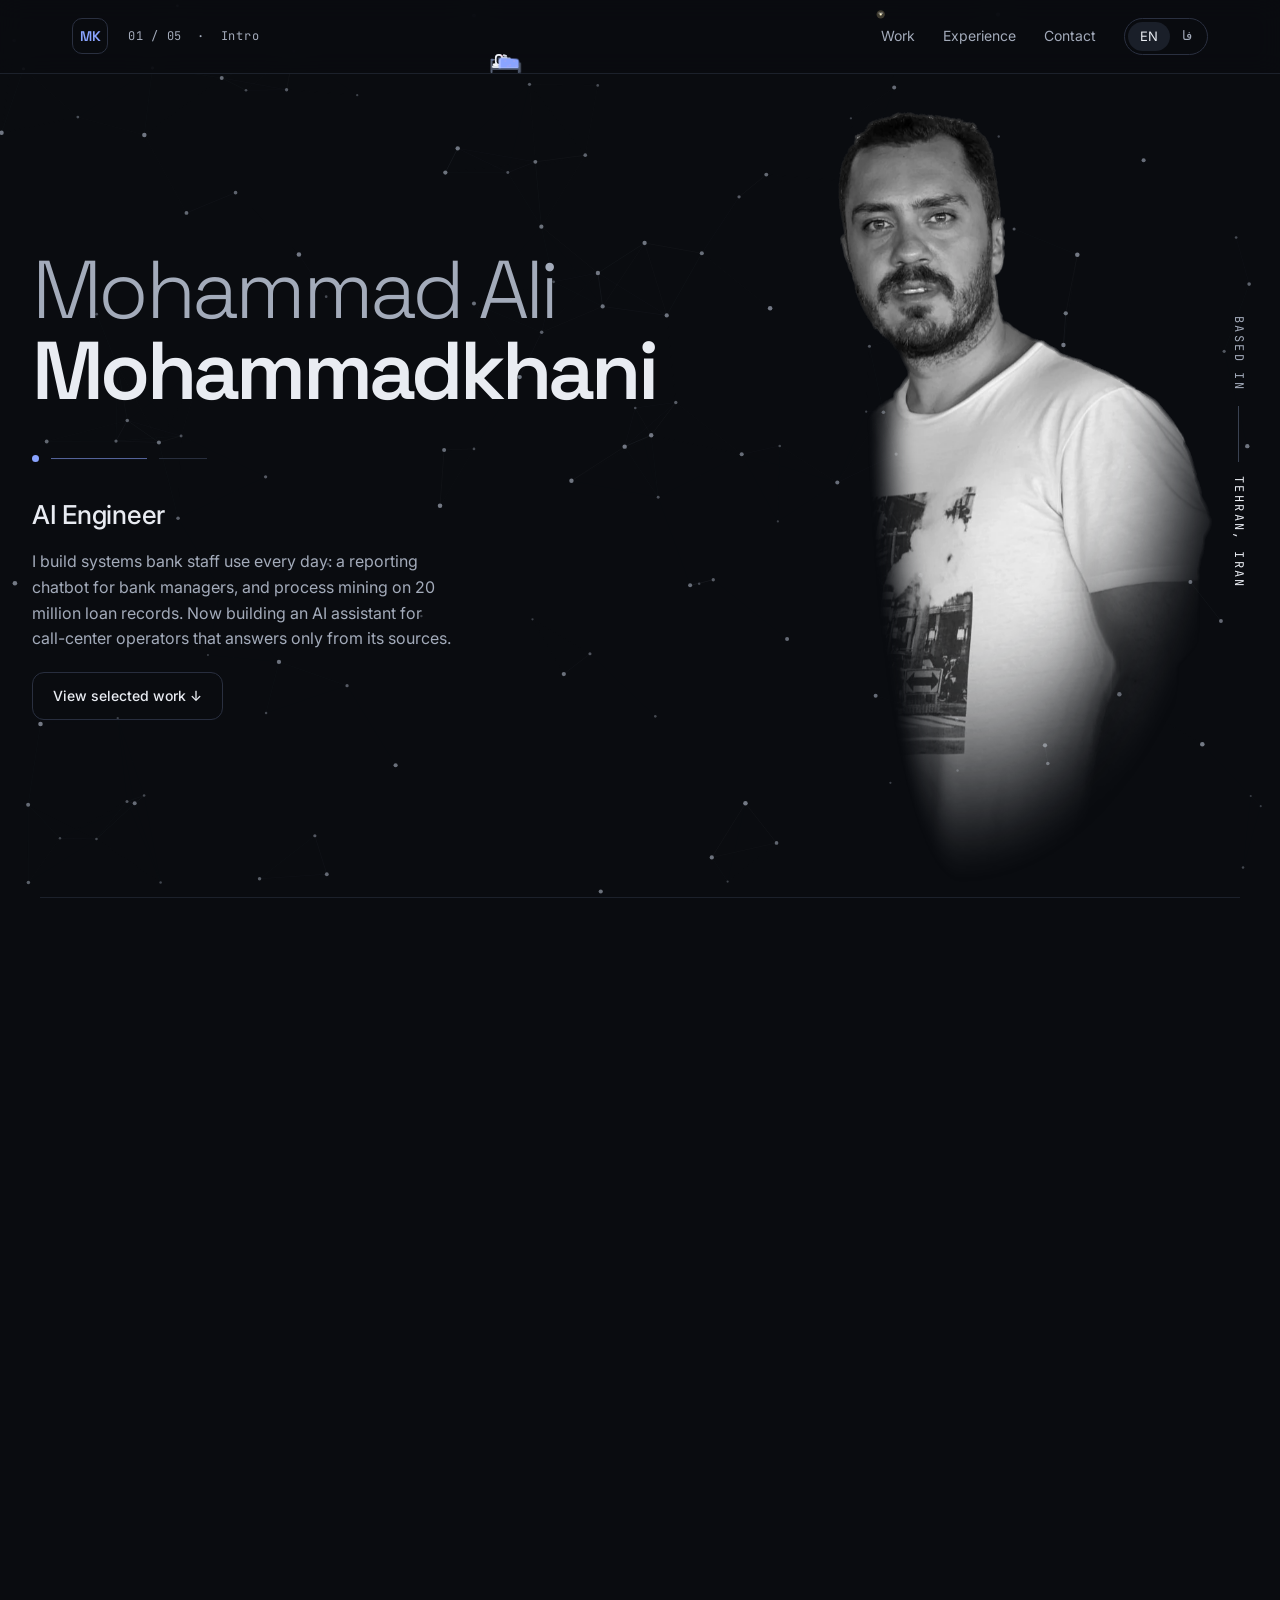
<file: index.html>
<!doctype html>
<html lang="en" dir="ltr">
<head>
<meta charset="utf-8">
<meta name="viewport" content="width=device-width, initial-scale=1">
<title>Mohammad Ali Mohammadkhani — AI Engineer</title>
<meta name="description" content="AI specialist at a Bank Mellat subsidiary: a reporting chatbot for bank managers, process mining on 20 million loan records, and an AI assistant for call-center operators in progress.">
<link rel="canonical" href="https://mohammadalimkh.github.io/">
<link rel="alternate" hreflang="en" href="https://mohammadalimkh.github.io/">
<link rel="alternate" hreflang="fa" href="https://mohammadalimkh.github.io/fa/">
<meta property="og:type" content="website">
<meta property="og:title" content="Mohammad Ali Mohammadkhani — AI Engineer">
<meta property="og:description" content="AI specialist at a Bank Mellat subsidiary: a reporting chatbot for bank managers, process mining on 20 million loan records, and an AI assistant for call-center operators in progress.">
<meta property="og:url" content="https://mohammadalimkh.github.io/">
<meta property="og:locale" content="en_US">
<meta name="twitter:card" content="summary">
<link rel="icon" href="data:image/svg+xml,%3Csvg xmlns='http://www.w3.org/2000/svg' viewBox='0 0 64 64'%3E%3Crect width='64' height='64' rx='14' fill='%230A0C10'/%3E%3Crect x='3' y='3' width='58' height='58' rx='12' fill='none' stroke='%232A3040' stroke-width='2'/%3E%3Ctext x='32' y='41' font-family='Arial,sans-serif' font-size='24' font-weight='700' text-anchor='middle' fill='%238AA4FF'%3EMK%3C/text%3E%3C/svg%3E">

<link rel="preconnect" href="https://fonts.googleapis.com">
<link href="https://fonts.googleapis.com/css2?family=Inter:wght@400;500;600&amp;family=Space+Grotesk:wght@300;500;600&amp;family=JetBrains+Mono:wght@400;500&amp;family=Mrs+Saint+Delafield&amp;display=swap" rel="stylesheet">
<style>
body{margin:0;background:#0A0C10}
a{color:#E9ECF2;text-decoration:none}a:hover{color:#8AA4FF}
.bot{position:absolute;bottom:0;left:0;width:30px;height:36px;z-index:2;cursor:default}
.bot-dir{width:30px;height:36px;transition:transform .25s;perspective:220px}
.bot-act{width:30px;height:36px;transform-origin:50% 100%}
.bot svg{overflow:visible;display:block}
.bot-leg-a,.bot-leg-b,.bot-arm-r,.bot-arm-l,.bot-eye{transform-box:fill-box}
.bot-leg-a,.bot-leg-b{transform-origin:50% 0}
.bot-arm-r,.bot-arm-l{transform-origin:50% 0;transition:transform .35s ease}
.bot-arm-r{transform:rotate(14deg)}
.bot-arm-l{transform:rotate(-14deg)}
.bot-eye{transform-origin:50% 50%;animation:bot-blink 4s ease-in-out infinite}
.bot-ant{animation:bot-glow 2s ease-in-out infinite}
.bot-hi{position:absolute;bottom:42px;left:50%;transform:translate(-50%,4px);padding:4px 10px;border-radius:10px;background:#E9ECF2;color:#0A0C10;font-size:12px;font-weight:600;white-space:nowrap;opacity:0;transition:opacity .2s,transform .2s;pointer-events:none}
.bot:hover .bot-hi{opacity:1;transform:translate(-50%,0)}
.bot.is-walking .bot-leg-a{animation:bot-leg .26s ease-in-out infinite alternate}
.bot.is-walking .bot-leg-b{animation:bot-leg .26s ease-in-out infinite alternate-reverse}
.bot.is-walking .bot-body{animation:bot-bob .26s ease-in-out infinite alternate}
.bot.is-waving .bot-arm-r{animation:bot-wave .32s ease-in-out infinite alternate}
@keyframes bot-leg{from{transform:rotate(24deg)}to{transform:rotate(-24deg)}}
@keyframes bot-bob{from{transform:translateY(0)}to{transform:translateY(-1.5px)}}
@keyframes bot-wave{from{transform:rotate(-172deg)}to{transform:rotate(-128deg)}}
@keyframes bot-blink{0%,93%,100%{transform:scaleY(1)}96%{transform:scaleY(.12)}}
@keyframes bot-glow{0%,100%{opacity:1}50%{opacity:.35}}
@media (max-width:720px){.bot-act{transform:scale(.85)}}
@media (prefers-reduced-motion:reduce){.bot,.bot *{animation:none!important;transition:none!important}}
html{scroll-behavior:smooth}
.scroll-progress{position:absolute;left:0;right:0;bottom:-1px;height:1px;background:#8AA4FF;transform-origin:0 50%;transform:scaleX(var(--progress,0));pointer-events:none}
[dir="rtl"] .scroll-progress{transform-origin:100% 50%}
.hero .hero-copy{translate:0 calc(var(--p,0) * -70px);opacity:calc(1 - var(--p,0) * 1.15)}
.hero .hero-photo{translate:0 calc(var(--p,0) * 90px);opacity:calc(1 - var(--p,0) * 0.7)}
.hero .hero-side{opacity:calc(1 - var(--p,0) * 2.2)}
.fx [data-reveal]{opacity:0;translate:0 28px;filter:blur(6px);transition:opacity .9s cubic-bezier(.2,.7,.2,1) var(--d,0ms),translate .9s cubic-bezier(.2,.7,.2,1) var(--d,0ms),filter .9s ease var(--d,0ms)}
.fx [data-reveal].in{opacity:1;translate:0 0;filter:none}
.fx [data-reveal][data-from="top"]:not(.in){translate:0 -28px}
@media (prefers-reduced-motion:reduce){html{scroll-behavior:auto}.hero .hero-copy,.hero .hero-photo,.hero .hero-side{translate:none;opacity:1}}
.page{min-height:calc(100vh - 77px);box-sizing:border-box;scroll-margin-top:77px;justify-content:center;align-content:center}
footer.page{display:flex;flex-direction:column;justify-content:center}
.page-count{font-family:'JetBrains Mono',monospace;font-size:12px;letter-spacing:.06em;color:#A3ABBA;white-space:pre}
@media (max-width:720px){.page-count{display:none}}
.hobby-icon{transition:border-color .25s ease,translate .25s ease}
.hobby:hover .hobby-icon{border-color:#8AA4FF;translate:0 -3px}
a:focus-visible{outline:2px solid #8AA4FF;outline-offset:3px;border-radius:8px}
.hero{height:calc(100vh - 77px);min-height:640px;max-height:920px}
@media (max-width:720px){
.nav-links{display:none!important}
.hero{display:flex;flex-direction:column;height:auto!important;min-height:0!important;max-height:none!important;padding:28px 20px 0;gap:28px}
.hero>*{position:static!important;transform:none!important}
.hero .hero-copy{order:1;max-width:none!important}
.hero h1{font-size:10.4vw!important}
.hero .hero-side{display:none!important}
.hero .hero-photo{order:2;position:relative!important;left:auto!important;width:82%!important;max-width:340px;height:auto!important;max-height:none!important;align-self:center}
#about p{font-size:20px!important}
#about .hobbies{grid-template-columns:minmax(0,1fr)!important}
}
</style>
<style>:root{--accent:#8AA4FF} html{scroll-behavior:smooth} *{box-sizing:border-box}</style>
<style>
@property --ma{syntax:'<angle>';inherits:false;initial-value:0deg}
.meteor{position:relative}
.meteor::after{content:"";position:absolute;inset:-1px;border-radius:inherit;padding:2px;pointer-events:none;opacity:0;
background:conic-gradient(from var(--ma),transparent 0 62%,rgba(138,164,255,.15) 74%,#8AA4FF 94%,#EAF0FF 99.5%,transparent 100%);
-webkit-mask:linear-gradient(#000 0 0) content-box,linear-gradient(#000 0 0);-webkit-mask-composite:xor;mask:linear-gradient(#000 0 0) content-box exclude,linear-gradient(#000 0 0);
filter:drop-shadow(0 0 5px #8AA4FF) drop-shadow(0 0 14px rgba(138,164,255,.75))}
.meteor.meteor-go::after{animation:meteor-run 1.9s cubic-bezier(.45,.05,.3,1) var(--md,0ms) 1 both}
@keyframes meteor-run{0%{--ma:-40deg;opacity:0}12%{opacity:1}80%{opacity:1}100%{--ma:330deg;opacity:0}}
@media (prefers-reduced-motion:reduce){.meteor::after{display:none}}
</style>
<style id="bot-life">
/* ---- the robot's world: whole header strip, on top of everything in it ---- */
header{overflow-x:clip}
.bot{z-index:20!important;cursor:pointer;pointer-events:none}
/* smaller robot so it walks under the nav text without changing the header */
.bot-dir{scale:.55;transform-origin:50% 100%}
.bot-act{pointer-events:auto}
.bot.is-ghost .bot-act{pointer-events:none}
.bot .bot-hi{bottom:26px}
.bot-ff svg{width:11px;height:11px}
.bot-eyes{transition:transform .25s ease}
.bot-act{transition:transform .4s ease}
.bot-body{transform-box:fill-box;transform-origin:50% 100%}
.bot svg{transform-origin:50% 100%}
.bot-prop{opacity:0;transition:opacity .3s ease}
.bot-prop,.bot-prop *{transform-box:view-box}
.bot-txt{transform-box:fill-box!important;transform-origin:50% 50%}
.bot.is-left .bot-txt{transform:scaleX(-1)}
.bot-puffset circle{transform-box:fill-box!important;transform-origin:50% 50%;fill:#C9CFDB}
.bot-floorpuffs circle,.bot-runpuffs circle{fill:#8F98AA}
@keyframes bot-puff{0%{opacity:0;transform:scale(.4)}25%{opacity:.9}100%{opacity:0;transform:translate(1px,-3px) scale(1.5)}}
.bot-puffset .p2{animation-delay:.4s!important}.bot-puffset .p3{animation-delay:.8s!important}

/* ---- sitting: body lowered onto the header line, legs dangle below it ---- */
.bot.is-sitting .bot-act{transform:translateY(5px)}
.bot.is-sitting .bot-leg-a{animation:bot-dangle 1.2s ease-in-out infinite alternate}
.bot.is-sitting .bot-leg-b{animation:bot-dangle 1.2s ease-in-out infinite alternate-reverse}
@keyframes bot-dangle{from{transform:rotate(-20deg)}to{transform:rotate(20deg)}}

/* ---- sleeping / waking ---- */
.bot.is-sleeping .bot-leg-a,.bot.is-sleeping .bot-leg-b{animation:none}
.bot.is-sleeping .bot-eye{animation:none;transform:scaleY(.12)}
.bot.is-sleeping .bot-ant{animation:none;opacity:.3}
.bot.is-sleeping .bot-body{animation:bot-breathe 3.2s ease-in-out infinite}
@keyframes bot-breathe{0%,100%{transform:translateY(0)}50%{transform:translateY(.8px)}}
.bot.is-sleeping .bot-zzz{opacity:1}
.bot-zzz text{fill:#A3ABBA;font-family:'Space Grotesk',sans-serif;font-weight:700;font-size:5px}
.bot-zzz .zz{opacity:0}
.bot.is-sleeping .bot-zzz .zz{animation:bot-z 3.6s ease-out infinite}
.bot-zzz .z2 text{font-size:6px}.bot-zzz .z3 text{font-size:7px}
.bot.is-sleeping .bot-zzz .z2{animation-delay:1.2s}.bot.is-sleeping .bot-zzz .z3{animation-delay:2.4s}
@keyframes bot-z{0%{opacity:0;transform:translate(0,0)}20%{opacity:1}100%{opacity:0;transform:translate(6px,-11px)}}
.bot.is-stretching .bot-arm-r{transform:rotate(-140deg)}
.bot.is-stretching .bot-arm-l{transform:rotate(140deg)}
.bot.is-stretching .bot-body{animation:bot-stretch 2.2s ease-in-out}
.bot.is-stretching .bot-eye{animation:none;transform:scaleY(.35)}
@keyframes bot-stretch{0%,100%{transform:scaleY(1)}35%,70%{transform:scaleY(1.09)}}

/* ---- walking variants ---- */
.bot.is-running .bot-leg-a,.bot.is-chasing .bot-leg-a{animation:bot-leg .16s ease-in-out infinite alternate}
.bot.is-running .bot-leg-b,.bot.is-chasing .bot-leg-b{animation:bot-leg .16s ease-in-out infinite alternate-reverse}
.bot.is-running .bot-arm-r{animation:bot-pump .16s ease-in-out infinite alternate}
.bot.is-running .bot-arm-l{animation:bot-pump .16s ease-in-out infinite alternate-reverse}
.bot.is-running .bot-body,.bot.is-chasing .bot-body{animation:bot-bob .16s ease-in-out infinite alternate}
.bot.is-running svg{transform:rotate(7deg)}
.bot.is-running .bot-runpuffs,.bot.is-chasing .bot-runpuffs{opacity:1}
.bot.is-running .bot-runpuffs circle,.bot.is-chasing .bot-runpuffs circle{animation:bot-puff .7s ease-out infinite}
@keyframes bot-pump{from{transform:rotate(38deg)}to{transform:rotate(-38deg)}}
.bot.is-sweeping .bot-arm-r{transform:rotate(-28deg)}
.bot.is-sweeping .bot-broom,.bot.is-sweeping .bot-floorpuffs{opacity:1}
.bot-broom{transform-origin:27.3px 28px}
.bot.is-sweeping .bot-broom{animation:bot-sweep .55s ease-in-out infinite alternate}
.bot.is-sweeping .bot-leg-a{animation:bot-leg .55s ease-in-out infinite alternate}
.bot.is-sweeping .bot-leg-b{animation:bot-leg .55s ease-in-out infinite alternate-reverse}
.bot.is-sweeping .bot-floorpuffs circle{animation:bot-puff 1.1s ease-out infinite}
.bot.is-sweeping .bot-eyes{transform:translate(.8px,1px)!important}
@keyframes bot-sweep{from{transform:rotate(-12deg)}to{transform:rotate(10deg)}}
/* chasing a firefly */
.bot.is-chasing .bot-arm-r{animation:bot-reach .3s ease-in-out infinite alternate}
.bot.is-chasing .bot-eyes,.bot.is-escaped .bot-eyes{transform:translate(1px,-1px)!important}
.bot.is-escaped .bot-arm-r{transform:rotate(-150deg)}
@keyframes bot-reach{from{transform:rotate(-150deg)}to{transform:rotate(-120deg)}}

/* ---- dusting ---- */
.bot.is-dusting .bot-arm-r{animation:bot-dust .3s ease-in-out infinite alternate}
.bot.is-dusting .bot-bed .stool{opacity:1}
.bot.is-dusting .bot-act{animation:bot-ladder .8s ease-out .25s both}
@keyframes bot-ladder{0%{transform:translateY(0)}35%{transform:translateY(-12px)}70%{transform:translateY(-22px)}100%{transform:translateY(-28px)}}
.bot.is-dusting .bot-cloth,.bot.is-dusting .bot-puffs{opacity:1}
.bot.is-dusting .bot-cloth{animation:bot-cloth .3s ease-in-out infinite alternate}
.bot.is-dusting .bot-puffs circle{animation:bot-puff 1.3s ease-out infinite}
.bot.is-dusting .bot-eyes{transform:translate(.6px,-1px)!important}
@keyframes bot-dust{from{transform:rotate(-132deg)}to{transform:rotate(-156deg)}}
@keyframes bot-cloth{from{transform:translate(1.1px,.7px)}to{transform:translate(-1.1px,-.5px)}}

/* ---- tea ---- */
.bot.is-tea .bot-cup{opacity:1;animation:bot-sip-cup 4.6s ease-in-out infinite}
.bot.is-tea .bot-arm-r{animation:bot-sip-arm 4.6s ease-in-out infinite}
.bot-steam{fill:none;stroke:#A3ABBA;stroke-width:.6;stroke-linecap:round;opacity:0}
.bot.is-tea .bot-steam{animation:bot-steam 2.4s ease-out infinite}
.bot.is-tea .bot-steam.s2{animation-delay:1.2s}
@keyframes bot-sip-arm{0%,50%,100%{transform:rotate(-60deg)}65%,82%{transform:rotate(-125deg)}}
@keyframes bot-sip-cup{0%,50%,100%{transform:translate(0,0)}65%,82%{transform:translate(-1px,-7.5px)}}
@keyframes bot-steam{0%{opacity:0;transform:translateY(1px)}30%{opacity:.8}100%{opacity:0;transform:translateY(-3px)}}

/* ---- laptop ---- */
.bot.is-laptop .bot-laptop{opacity:1}
.bot.is-laptop .bot-arm-r{animation:bot-type .17s ease-in-out infinite alternate}
.bot.is-laptop .bot-eyes{transform:translate(1.1px,.7px)!important}
.bot-laptop .glow{opacity:.2}
.bot.is-laptop .bot-laptop .glow{animation:bot-glowflick 2.2s ease-in-out infinite}
.bot-laptop text{fill:#8AA4FF;font-family:'JetBrains Mono',monospace;font-size:3.6px;font-weight:600}
.bot-laptop .code{opacity:0}
.bot.is-laptop .bot-laptop .code{animation:bot-code 2.8s ease-out infinite}
@keyframes bot-type{from{transform:rotate(-30deg)}to{transform:rotate(-42deg)}}
@keyframes bot-glowflick{0%,100%{opacity:.16}50%{opacity:.3}}
@keyframes bot-code{0%{opacity:0;transform:translate(0,0)}20%{opacity:1}100%{opacity:0;transform:translate(-2px,-9px)}}

/* ---- reading ---- */
.bot.is-reading .bot-book{opacity:1}
.bot.is-reading .bot-arm-r{transform:rotate(-75deg)}
.bot.is-reading .bot-eyes{transform:translate(1.2px,.6px)!important}
.bot-book .flip{transform-origin:32px 21px}
.bot.is-reading .bot-book .flip{animation:bot-flip 3.4s ease-in-out infinite}
@keyframes bot-flip{0%,72%{transform:scaleX(1);opacity:1}88%{transform:scaleX(-1);opacity:1}100%{transform:scaleX(-1);opacity:0}}

/* ---- fishing (line hangs below the header into the page) ---- */
.bot.is-fishing .bot-fish{opacity:1}
.bot.is-fishing .bot-arm-r{transform:rotate(-45deg)}
.bot.is-fishing .bot-leg-a,.bot.is-fishing .bot-leg-b{animation-duration:2s}
.bot.is-fishing .bobber{animation:bot-bobber 1.5s ease-in-out infinite alternate}
.bot-fish .fline{transform-origin:42px 9px;transition:transform .5s ease}
.bot.is-caught .bot-fish .fline{transform:scaleY(.18)}
.bot-fish .catch{opacity:0;transform-origin:42px 14px}
.bot.is-caught .bot-fish .catch{animation:bot-catch 2.4s ease-out forwards}
.bot.is-caught .bot-eyes{transform:translate(1.2px,-1.2px)!important}
@keyframes bot-bobber{from{transform:translateY(0)}to{transform:translateY(1.6px)}}
@keyframes bot-catch{0%{opacity:0;transform:translate(0,6px) scale(.5)}25%{opacity:1;transform:translate(0,-2px) scale(1.1) rotate(90deg)}70%{opacity:1;transform:translate(1px,-6px) scale(1) rotate(220deg)}100%{opacity:0;transform:translate(6px,-16px) scale(.6) rotate(360deg)}}

/* ---- campfire ---- */
.bot.is-campfire .bot-fire{opacity:1}
.bot.is-campfire .bot-arm-r{transform:rotate(-80deg)}
.bot-fire .fl{transform-origin:41px 30px}
.bot.is-campfire .bot-fire .f1{animation:bot-flame .22s ease-in-out infinite alternate}
.bot.is-campfire .bot-fire .f2{animation:bot-flame .17s ease-in-out infinite alternate-reverse}
.bot-fire .spark{opacity:0}
.bot.is-campfire .bot-fire .spark{animation:bot-spark 1.6s ease-out infinite}
.bot.is-campfire .bot-fire .k2{animation-delay:.8s}
@keyframes bot-flame{from{transform:scale(.9,.82) skewX(-4deg)}to{transform:scale(1.05,1.12) skewX(4deg)}}
@keyframes bot-spark{0%{opacity:0;transform:translate(0,0)}20%{opacity:1}100%{opacity:0;transform:translate(2px,-12px)}}

/* ---- juggling ---- */
.bot.is-juggling .bot-juggle{opacity:1}
.bot.is-juggling .bot-arm-r{animation:bot-jug-r .3s ease-in-out infinite alternate}
.bot.is-juggling .bot-arm-l{animation:bot-jug-l .3s ease-in-out infinite alternate-reverse}
.bot.is-juggling .bot-eyes{transform:translate(0,-1.1px)!important}
.bot.is-juggling .jb{animation:bot-juggle 1.2s linear infinite}
.bot.is-juggling .b2{animation-delay:-.4s}.bot.is-juggling .b3{animation-delay:-.8s}
@keyframes bot-jug-r{from{transform:rotate(-22deg)}to{transform:rotate(-34deg)}}
@keyframes bot-jug-l{from{transform:rotate(22deg)}to{transform:rotate(34deg)}}
@keyframes bot-juggle{0%{transform:translate(-12px,10px)}12.5%{transform:translate(-9px,-4px)}25%{transform:translate(0,-12px)}37.5%{transform:translate(9px,-4px)}50%{transform:translate(12px,10px)}62.5%{transform:translate(6px,13px)}75%{transform:translate(0,14px)}87.5%{transform:translate(-6px,13px)}100%{transform:translate(-12px,10px)}}

/* ---- music ---- */
.bot.is-music .bot-music{opacity:1}
.bot.is-music svg{animation:bot-sway .45s ease-in-out infinite alternate}
.bot.is-music .bot-leg-a{animation:bot-tap .45s ease-in-out infinite alternate}
.bot.is-music .bot-eye{animation:none;transform:scaleY(.3)}
.bot-music text{fill:#8AA4FF;font-size:6px}
.bot-music .note{opacity:0}
.bot.is-music .bot-music .note{animation:bot-note 2s ease-out infinite}
.bot.is-music .bot-music .n2{animation-delay:1s}
@keyframes bot-sway{from{transform:rotate(-6deg)}to{transform:rotate(6deg)}}
@keyframes bot-tap{from{transform:rotate(0)}to{transform:rotate(-16deg)}}
@keyframes bot-note{0%{opacity:0;transform:translate(0,0)}20%{opacity:1}60%{transform:translate(3px,-6px)}100%{opacity:0;transform:translate(1px,-12px)}}

/* ---- bubbles ---- */
.bot.is-bubbles .bot-bubbles{opacity:1}
.bot.is-bubbles .bot-arm-r{transform:rotate(-110deg)}
.bot-bubbles .bub{fill:rgba(138,164,255,.14);stroke:#C9D5FF;stroke-width:.4;opacity:0}
.bot.is-bubbles .bub{animation:bot-bubble 2.6s ease-out infinite}
.bot.is-bubbles .u2{animation-delay:.65s}.bot.is-bubbles .u3{animation-delay:1.3s}.bot.is-bubbles .u4{animation-delay:1.95s}
@keyframes bot-bubble{0%{opacity:0;transform:translate(0,0) scale(.4)}15%{opacity:1;transform:translate(2px,-2px) scale(1)}50%{transform:translate(9px,-12px)}75%{transform:translate(13px,-18px)}100%{opacity:0;transform:translate(19px,-26px)}}

/* ---- photo ---- */
.bot.is-photo .bot-cam{opacity:1}
.bot.is-photo .bot-arm-r{transform:rotate(-115deg)}
.bot.is-photo .bot-eye:first-of-type{animation:none;transform:scaleY(.15)}
.bot-cam .flash{transform-box:fill-box!important;transform-origin:50% 50%;opacity:0}
.bot.is-photo .bot-cam .flash{animation:bot-flash 1.8s ease-out infinite}
@keyframes bot-flash{0%,40%{opacity:0;transform:scale(.3)}46%{opacity:.95;transform:scale(2.4)}62%,100%{opacity:0;transform:scale(3.4)}}

/* ---- jumping jacks ---- */
.bot.is-jacks .bot-arm-r{animation:bot-jack-r .5s ease-in-out infinite alternate}
.bot.is-jacks .bot-arm-l{animation:bot-jack-l .5s ease-in-out infinite alternate}
.bot.is-jacks .bot-leg-a{animation:bot-jack-la .5s ease-in-out infinite alternate}
.bot.is-jacks .bot-leg-b{animation:bot-jack-lb .5s ease-in-out infinite alternate}
.bot.is-jacks svg{animation:bot-jack-hop .5s ease-in-out infinite alternate}
.bot.is-jacks .bot-sweat{opacity:1;animation:bot-drip 1.5s ease-in infinite}
@keyframes bot-jack-r{from{transform:rotate(14deg)}to{transform:rotate(-150deg)}}
@keyframes bot-jack-l{from{transform:rotate(-14deg)}to{transform:rotate(150deg)}}
@keyframes bot-jack-la{from{transform:rotate(0)}to{transform:rotate(18deg)}}
@keyframes bot-jack-lb{from{transform:rotate(0)}to{transform:rotate(-18deg)}}
@keyframes bot-jack-hop{from{transform:translateY(0)}to{transform:translateY(-3px)}}
@keyframes bot-drip{0%{opacity:0;transform:translate(0,0)}30%{opacity:1}100%{opacity:0;transform:translate(1px,5px)}}

/* ---- balloon ride ---- */
.bot.is-balloon .bot-balloon,.bot.is-popped .bot-balloon{opacity:1;transition:none}
.bot.is-balloon .bot-arm-r,.bot.is-popped .bot-arm-r{transform:rotate(-140deg)}
.bot.is-balloon svg{animation:bot-float 6s ease-in-out forwards}
.bot.is-balloon .bot-leg-a{animation:bot-dangle .9s ease-in-out infinite alternate}
.bot.is-balloon .bot-leg-b{animation:bot-dangle .9s ease-in-out infinite alternate-reverse}
.bot-balloon .burst{opacity:0}
.bot-balloon .bal{transform-origin:33px -11px}
.bot.is-popped .bot-balloon .bal{animation:bot-pop .22s ease-out forwards}
.bot.is-popped .bot-balloon .str{opacity:0}
.bot.is-popped .bot-balloon .burst{animation:bot-burst .4s ease-out forwards}
.bot.is-popped svg{animation:bot-drop .7s cubic-bezier(.55,0,.7,1.5) forwards}
.bot.is-popped .bot-eye{animation:none;transform:scaleY(1.25)}
@keyframes bot-float{0%{transform:translateY(0)}35%{transform:translateY(-14px) rotate(-3deg)}55%{transform:translateY(-13px) rotate(3deg)}78%{transform:translateY(-14.5px) rotate(-2deg)}100%{transform:translateY(-14px) rotate(0)}}
@keyframes bot-pop{to{transform:scale(1.6);opacity:0}}
@keyframes bot-burst{0%{opacity:1}100%{opacity:0}}
@keyframes bot-drop{from{transform:translateY(-14px)}to{transform:translateY(0)}}

/* ---- paper plane ---- */
.bot.is-plane .bot-arm-r{animation:bot-throw .5s ease-out forwards}
.bot.is-plane .bot-plane{opacity:1;transition:none}
.bot-plane{transform-origin:4px 2.4px}
.bot.is-plane .bot-plane{animation:bot-plane 3s ease-out forwards}
.bot.is-plane .bot-eyes{transform:translate(1.3px,-.6px)!important}
@keyframes bot-throw{0%{transform:rotate(40deg)}60%{transform:rotate(-150deg)}100%{transform:rotate(-120deg)}}
@keyframes bot-plane{0%{transform:translate(18px,22px);opacity:0}12%{transform:translate(28px,13px) rotate(-10deg);opacity:1}40%{transform:translate(90px,3px) rotate(-6deg)}70%{transform:translate(160px,10px) rotate(6deg)}88%{opacity:1}100%{transform:translate(240px,0) rotate(-8deg);opacity:0}}

/* ---- stumble ---- */
.bot.is-stumble svg{transform-origin:22px 36px;animation:bot-fall 2.6s ease-in-out forwards}
.bot.is-stumble .bot-bang{opacity:1;animation:bot-bang 2.6s ease-out forwards}
.bot-bang text{fill:#F0A6CA;font-family:'Space Grotesk',sans-serif;font-weight:700;font-size:8px}
.bot.is-stumble .bot-eye{animation:none;transform:scaleY(.2)}
.bot.is-dustoff .bot-arm-r{animation:bot-brush-r .2s ease-in-out infinite alternate}
.bot.is-dustoff .bot-arm-l{animation:bot-brush-l .2s ease-in-out infinite alternate}
.bot.is-dustoff .bot-puffs{opacity:1}
.bot.is-dustoff .bot-puffs circle{animation:bot-puff 1s ease-out infinite}
@keyframes bot-fall{0%{transform:rotate(0)}14%{transform:rotate(16deg)}34%,72%{transform:rotate(84deg)}90%,100%{transform:rotate(0)}}
@keyframes bot-bang{0%{opacity:0}8%,40%{opacity:1}55%,100%{opacity:0}}
@keyframes bot-brush-r{from{transform:rotate(-10deg)}to{transform:rotate(26deg)}}
@keyframes bot-brush-l{from{transform:rotate(10deg)}to{transform:rotate(-26deg)}}

/* ---- idea ---- */
.bot.is-idea .bot-bulb{opacity:1;transition:none;transform-origin:15px -7px;animation:bot-bulb .5s cubic-bezier(.3,1.7,.5,1) both}
.bot.is-idea .bot-bulb .rays{animation:bot-rays .6s ease-in-out .4s infinite alternate}
.bot.is-idea svg{animation:bot-hop .45s cubic-bezier(.3,.7,.4,1) .55s 2}
.bot.is-idea .bot-eyes{transform:translate(0,-1.2px)!important}
.bot.is-idea .bot-arm-r{transform:rotate(-140deg)}
@keyframes bot-bulb{from{transform:scale(0)}to{transform:scale(1)}}
@keyframes bot-rays{from{opacity:.3}to{opacity:1}}

/* ---- peeking in from the edge ---- */
.bot.is-peeking .bot-eyes{animation:bot-look 1.1s ease-in-out infinite alternate}
@keyframes bot-look{from{transform:translate(-1.3px,0)}to{transform:translate(1.4px,-.4px)}}

/* ---- click: hop with a heart; hover pause ---- */
.bot.is-hop svg{animation:bot-hop .45s cubic-bezier(.3,.7,.4,1)}
.bot.is-hop .bot-heart{animation:bot-heart .9s ease-out}
.bot-heart{transform-origin:15px 1px}
@keyframes bot-hop{0%,100%{transform:translateY(0)}40%{transform:translateY(-8px)}}
@keyframes bot-heart{0%{opacity:0;transform:scale(.4)}20%{opacity:1;transform:scale(1)}100%{opacity:0;transform:translateY(-10px)}}
.bot.is-paused,.bot.is-paused *{animation-play-state:paused!important}


/* ---- bed: pulled out for sleeping ---- */
.bot-dir{position:relative}
.bot-act{position:relative;z-index:1}
.bot-bed{position:absolute;left:-4px;bottom:0;overflow:visible;pointer-events:none}
.bot-bed .bedparts,.bot-bed .stool{opacity:0;transition:opacity .45s ease;transform-box:view-box;transform-origin:28px 30px}
.bot-bed-back{z-index:0}.bot-bed-front{z-index:2}
.bot.is-bed .bot-bed .bedparts{opacity:1}
.bot.is-bedin .bot-bed .bedparts{animation:bot-bedin .6s cubic-bezier(.3,1.5,.5,1) both}
@keyframes bot-bedin{from{transform:scale(.4,.2);opacity:0}to{transform:scale(1);opacity:1}}
.bot-bed .blanket{transform-box:view-box;transform-origin:51.6px 20.8px;transform:scaleX(0);transition:transform .7s cubic-bezier(.4,0,.2,1)}
.bot.is-tucked .bot-bed .blanket{transform:scaleX(1)}
.bot.is-asleep .bot-bed .blanket{animation:bot-blanket 3.2s ease-in-out infinite}
@keyframes bot-blanket{0%,100%{transform:scale(1,1)}50%{transform:scale(1,1.05)}}
.bot.is-bed .bot-act{transform-origin:15px 18px}
.bot.is-bedclimb .bot-act{animation:bot-climb .9s ease-in-out forwards}
.bot.is-liedown .bot-act{animation:bot-liedown .7s ease-in-out forwards}
.bot.is-lying .bot-act{transform:translate(0,-6px) rotate(-90deg)}
.bot.is-lying .bot-leg-a,.bot.is-lying .bot-leg-b{animation:none}
.bot.is-situp .bot-act{animation:bot-situp .7s ease-in-out forwards}
.bot.is-onbed .bot-act{transform:translate(4px,-14px)}
.bot.is-hopdown .bot-act{animation:bot-hopdown .6s ease-in forwards}
@keyframes bot-climb{0%{transform:translate(0,0)}45%{transform:translate(3px,-21px)}100%{transform:translate(4px,-14px)}}
@keyframes bot-liedown{from{transform:translate(4px,-14px) rotate(0)}to{transform:translate(0,-6px) rotate(-90deg)}}
@keyframes bot-situp{from{transform:translate(0,-6px) rotate(-90deg)}to{transform:translate(4px,-14px) rotate(0)}}
@keyframes bot-hopdown{0%{transform:translate(4px,-14px)}45%{transform:translate(1px,-22px)}100%{transform:translate(0,0)}}
.bot.is-asleep .bot-eye{animation:none;transform:scaleY(.12)}
.bot.is-asleep .bot-ant{animation:none;opacity:.3}
.bed-zzz text{fill:#A3ABBA;font-family:'Space Grotesk',sans-serif;font-weight:700;font-size:5px}
.bed-zzz .zz{opacity:0;transform-box:view-box}
.bed-zzz .z2 text{font-size:6px}.bed-zzz .z3 text{font-size:7px}
.bot.is-asleep .bed-zzz .zz{animation:bot-z 3.6s ease-out infinite}
.bot.is-asleep .bed-zzz .z2{animation-delay:1.2s}.bot.is-asleep .bed-zzz .z3{animation-delay:2.4s}

/* ---- the firefly that lives in the header ---- */
.bot-ff{position:absolute;left:0;top:0;width:16px;height:16px;margin:-8px 0 0 -8px;pointer-events:none;z-index:19}
.bot-ff svg{display:block;overflow:visible}
.ff-glow{opacity:.22;transform-box:fill-box;transform-origin:50% 50%;animation:ff-pulse 1.8s ease-in-out infinite}
.bot-ff.is-rest .ff-glow{animation-duration:3.4s}
.ff-wing{opacity:.55;transform-box:fill-box;transform-origin:50% 100%;animation:ff-flap .12s linear infinite alternate}
.bot-ff.is-rest .ff-wing{animation:none;opacity:.35}
@keyframes ff-pulse{0%,100%{opacity:.14;transform:scale(.8)}50%{opacity:.34;transform:scale(1.12)}}
@keyframes ff-flap{from{transform:scaleY(1)}to{transform:scaleY(.2)}}
.bot.is-ffhead .bot-eyes{transform:translate(0,-1.4px)!important}
.bot.is-chasing .bot-eyes,.bot.is-escaped .bot-eyes{transform:translate(1.2px,-1.2px)!important}
@media (prefers-reduced-motion:reduce){.bot-ff{display:none}}

@media (max-width:720px){.bot-act{transform:none}.bot.is-sitting .bot-act{transform:translateY(5px)}.bot .bot-act{pointer-events:none}}
@media (prefers-reduced-motion:reduce){.bot,.bot *{animation:none!important;transition:none!important}}
</style>
<style id="exp-contact-style">
#experience .bg-grid>div:first-child{border-bottom:0!important;display:flex;flex-direction:column;gap:14px}
#experience .xp{border-top:0!important;background:linear-gradient(180deg,#1A202C 0%,#131824 100%);border:1px solid #2C3345;border-radius:16px;box-shadow:inset 0 1px 0 rgba(255,255,255,.06),0 28px 60px -28px rgba(0,0,0,.9);padding:24px 28px!important;transition:transform .25s ease,border-color .25s ease}
#experience .xp:hover{border-color:#3A4458;transform:translateY(-3px)}
#experience .xp p,#experience .xp li{color:#B6BDCB!important}
#experience .xp a{background:#0F131B}
#experience .bg-grid>div:last-child>div{background:linear-gradient(180deg,#1A202C 0%,#131824 100%);border:1px solid #2C3345;border-radius:16px;box-shadow:inset 0 1px 0 rgba(255,255,255,.06),0 28px 60px -28px rgba(0,0,0,.9);padding:24px}
@media (max-width:720px){#experience .xp{padding:20px!important}#experience .bg-grid>div:last-child>div{padding:20px}}
@media (prefers-reduced-motion:reduce){#experience .xp:hover{transform:none}}
/* contact form */
.cf-grid{display:grid;grid-template-columns:minmax(0,1.5fr) minmax(0,1fr);gap:20px;align-items:start}
.cf-card{background:linear-gradient(180deg,#1A202C 0%,#131824 100%);border:1px solid #2C3345;border-radius:16px;box-shadow:inset 0 1px 0 rgba(255,255,255,.06),0 28px 60px -28px rgba(0,0,0,.9);padding:28px;display:flex;flex-direction:column;gap:16px}
.cf-row{display:grid;grid-template-columns:minmax(0,1fr) minmax(0,1fr);gap:16px}
.cf-field{display:flex;flex-direction:column;gap:6px;font-size:13px;color:#A3ABBA}
.cf-field input,.cf-field textarea{font:inherit;font-size:15px;color:#E9ECF2;background:#0D1016;border:1px solid #2A3040;border-radius:10px;padding:12px 14px;outline:none;transition:border-color .2s,box-shadow .2s}
.cf-field textarea{resize:vertical;min-height:130px;line-height:1.6}
.cf-field input:focus,.cf-field textarea:focus{border-color:var(--accent);box-shadow:0 0 0 3px rgba(138,164,255,.18)}
.cf-actions{display:flex;flex-wrap:wrap;align-items:center;gap:14px}
.cf-send{font:inherit;font-size:15px;font-weight:600;padding:13px 22px;border:0;border-radius:12px;background:var(--accent);color:#0A0C10;cursor:pointer;transition:opacity .2s}
.cf-send[disabled]{opacity:.55;cursor:default}
.cf-status{font-size:14px;color:#A3ABBA;min-height:1.4em}
.cf-status.ok{color:#9BE3B5}.cf-status.err{color:#F0A6CA}
.cf-note{font-size:12.5px;color:#7C8597;margin:0}
.cf-side{background:linear-gradient(180deg,#1A202C 0%,#131824 100%);border:1px solid #2C3345;border-radius:16px;box-shadow:inset 0 1px 0 rgba(255,255,255,.06),0 28px 60px -28px rgba(0,0,0,.9);padding:24px;display:flex;flex-direction:column;gap:12px}
.cf-side a{padding:13px 18px;border-radius:12px;border:1px solid #2A3040;font-size:15px;display:flex;justify-content:space-between}
.cf-side a:hover{border-color:#3A4458}
.cf-hp{display:none!important}
@media (max-width:720px){.cf-grid,.cf-row{grid-template-columns:minmax(0,1fr)}.cf-card{padding:20px}}
</style>
<style id="hero-phone">
@media (max-width:720px){
 .hero{gap:0!important;padding-top:20px!important}
 .hero .hero-copy{display:contents!important}
 .hero h1{order:1}
 .hero .hero-photo{order:2;align-self:stretch!important;width:100%!important;max-width:none!important;
   height:calc(100vh - var(--hp-used))!important;height:calc(100svh - var(--hp-used))!important;min-height:340px;
   object-fit:contain;object-position:50% 100%;margin-top:14px;translate:none!important;opacity:1!important}
 .hero .hero-copy>div:nth-of-type(1){order:3;margin:30px 0 24px!important}
 .hero .hero-copy>div:nth-of-type(2){order:4;padding-bottom:12px}
 /* header + hero top padding + the two-line name + gap above the photo */
 html{--hp-used:calc(79px + 20px + 20.4vw + 14px)}
 html[lang="fa"]{--hp-used:calc(80px + 20px + 27vw + 14px)}
}
</style>
<style id="work-grid">
#work .wgrid{display:grid;grid-template-columns:repeat(2,minmax(0,1fr));grid-auto-rows:1fr;gap:20px}
#work .wc{position:relative;display:flex;flex-direction:column;gap:16px;padding:28px;border-radius:20px;
 background:linear-gradient(180deg,#1A202C 0%,#131824 100%);border:1px solid #2C3345;
 box-shadow:inset 0 1px 0 rgba(255,255,255,.06),0 28px 60px -28px rgba(0,0,0,.9);
 transition:transform .25s ease,border-color .25s ease}
#work .wc:hover{transform:translateY(-3px);border-color:#3A4458}
#work .wc h3{margin:0;font-family:'Space Grotesk',sans-serif;font-weight:600;font-size:24px;line-height:1.25;color:#E9ECF2}
#work .wc p{margin:0;color:#B6BDCB;font-size:15px;line-height:1.65}
#work .wc-top{display:flex;align-items:center;justify-content:space-between;gap:12px}
#work .wc-tech{font-family:'JetBrains Mono',monospace;font-size:12px;color:#7C8597;white-space:nowrap}
#work .wc-badge{display:inline-flex;align-items:center;gap:8px;padding:5px 12px;border-radius:999px;
 font-family:'JetBrains Mono',monospace;font-size:12px;white-space:nowrap}
#work .wc-badge.live{color:var(--accent);background:rgba(138,164,255,.08);border:1px solid rgba(138,164,255,.32)}
#work .wc-badge.done{color:#C9CFDB;background:rgba(255,255,255,.035);border:1px solid #2C3345}
#work .wc-badge.done svg{width:12px;height:12px;color:#C9CFDB}
#work .wc-dot{position:relative;width:7px;height:7px;border-radius:50%;background:var(--accent);flex:none}
#work .wc-dot::after{content:"";position:absolute;inset:0;border-radius:50%;background:var(--accent);animation:wc-ping 1.8s ease-out infinite}
@keyframes wc-ping{0%{transform:scale(1);opacity:.75}100%{transform:scale(3.2);opacity:0}}
#work .wc-vis{height:196px;background:#0D1016;border:1px solid #1C212B;border-radius:14px;padding:16px 18px;overflow:hidden;display:flex;flex-direction:column}
#work .wc-foot{margin-top:auto;font-size:14px;color:#7C8597}
/* operator: progress list */
#work .wc-steps{display:grid;grid-template-columns:1fr 1fr;gap:6px 18px;height:100%}
#work .wc-steps h4{margin:0 0 4px;font-family:'JetBrains Mono',monospace;font-size:11px;letter-spacing:.06em;font-weight:400;color:#7C8597}
#work .wc-steps .col{display:flex;flex-direction:column;gap:9px}
#work .wc-step{display:flex;align-items:center;gap:9px;font-size:14px;color:#A3ABBA;line-height:1.3}
#work .wc-step i{flex:none;width:16px;height:16px;border-radius:50%;display:grid;place-items:center;font-style:normal;font-size:10px}
#work .wc-step.ok i{background:rgba(138,164,255,.14);color:var(--accent);border:1px solid rgba(138,164,255,.4)}
#work .wc-step.ok{color:#D5DAE4}
#work .wc-step.nx i{border:1px dashed #3A4252}
#work .wc-step.now i{border:1px solid var(--accent)}
#work .wc-step.now i::before{content:"";width:6px;height:6px;border-radius:50%;background:var(--accent);animation:wc-blink 1.6s ease-in-out infinite}
@keyframes wc-blink{50%{opacity:.25}}
/* process mining: stat + abstract variants */
#work .wc-stat{display:flex;align-items:baseline;gap:10px}
#work .wc-stat b{font-family:'Space Grotesk',sans-serif;font-weight:600;font-size:30px;color:var(--accent)}
#work .wc-stat span{font-size:13px;color:#7C8597}
#work .wc-flow{flex:1;width:100%;min-height:0;margin-top:8px}
/* lottery: draw balls */
#work .wc-balls{flex:1;display:flex;align-items:center;justify-content:center;gap:12px}
#work .wc-balls span{width:40px;height:40px;border-radius:50%;display:grid;place-items:center;font-family:'Space Grotesk',sans-serif;font-weight:600;font-size:15px;
 color:#A3ABBA;border:1px solid #2A3040;background:radial-gradient(circle at 35% 30%,#1E2431,#12161F)}
#work .wc-balls span.win{color:#0A0C10;border-color:var(--accent);background:radial-gradient(circle at 35% 30%,#C9D5FF,#8AA4FF);box-shadow:0 0 22px -2px rgba(138,164,255,.6);transform:scale(1.15)}
#work .wc-ticket{display:flex;justify-content:space-between;font-family:'JetBrains Mono',monospace;font-size:11px;letter-spacing:.06em;color:#7C8597}
/* chatbot: existing mini chat sits inside .wc-vis */
#work .wc-chat{flex-direction:row!important;align-items:flex-start;gap:12px!important}
#work .wc-chat>div:last-child{align-self:flex-end!important}
/* language */
html[lang=fa] #work .wc h3{font-family:inherit;font-weight:700;font-size:23px;line-height:1.4}
html[lang=fa] #work .wc p{line-height:1.9}
html[lang=fa] #work .wc-badge,html[lang=fa] #work .wc-steps h4,html[lang=fa] #work .wc-ticket{font-family:inherit;font-size:13px;letter-spacing:0}
html[lang=fa] #work .wc-flow{transform:scaleX(-1)}
html[lang=fa] #work .wc-tech:not([dir=ltr]){font-family:inherit;font-size:13px}
@media (max-width:720px){
 #work{padding:72px 20px!important}
 #work .wgrid{grid-template-columns:minmax(0,1fr);grid-auto-rows:auto}
 #work .wc{padding:22px}
 #work .wc h3{font-size:21px}
 #work .wc-vis{height:auto;min-height:170px}
 #work .wc-steps{grid-template-columns:1fr}
 #work .wc-chat{flex-direction:column!important}
}
/* in-progress indicator */
@keyframes wc-loop{from{--ma:-40deg}to{--ma:320deg}}
#work .wc.live.meteor::after{opacity:1;animation:wc-loop 6s linear infinite!important}
#work .wc.live~.wc.live.meteor::after{animation-delay:-3s!important}
@media (prefers-reduced-motion:reduce){#work .wc,#work .wc::after,#work .wc-dot::after,#work .wc-step.now i::before{animation:none!important}#work .wc:hover{transform:none}}
</style>
</head>
<body>
<div style="background: #0A0C10; color: #E9ECF2; font-family: Inter, system-ui, sans-serif; font-size: 16px; line-height: 1.6; min-height: 100vh; position: relative">
<div aria-hidden="true" style="position: absolute; top: 0; right: 0; bottom: 0; left: 0; pointer-events: none; z-index: 0">
<div style="position: sticky; top: 0; height: 100vh; width: 100%">
<canvas id="field" style="display: block; width: 100%; height: 100%"></canvas>
</div>
</div>
<div style="position: relative; z-index: 1">

<header style="position: sticky; top: 0; z-index: 5; border-bottom: 1px solid #1C212B; background: rgba(10, 12, 16, 0.74); backdrop-filter: saturate(140%) blur(12px); -webkit-backdrop-filter: saturate(140%) blur(12px)">
<span class="scroll-progress" aria-hidden="true"></span>
<nav aria-label="Main" style="max-width: 1200px; margin: 0 auto; padding: 18px 32px; display: flex; flex-wrap: wrap; align-items: center; justify-content: space-between; gap: 16px">
<div style="display: flex; align-items: center; gap: 20px">
<a href="#top" aria-label="Home" style="display: flex; align-items: center; gap: 12px">
<span style="width: 36px; height: 36px; border-radius: 10px; border: 1px solid #2A3040; display: flex; align-items: center; justify-content: center; font-family: 'Space Grotesk', sans-serif; font-weight: 600; font-size: 14px; color: var(--accent)">MK</span>
</a>
<span class="page-count" aria-hidden="true"></span>
</div>
<div style="display: flex; flex-wrap: wrap; align-items: center; gap: 28px; font-size: 14px; color: #A3ABBA">
<div class="nav-links" style="display: flex; gap: 28px">
<a href="#work" style="color: #A3ABBA">Work</a>
<a href="#experience" style="color: #A3ABBA">Experience</a>

<a href="#contact" style="color: #A3ABBA">Contact</a>
</div>
<div style="display: flex; border: 1px solid #2A3040; border-radius: 999px; padding: 3px; font-size: 13px">
<span style="padding: 4px 12px; border-radius: 999px; background: #1A1F29; color: #E9ECF2">EN</span>
<a href="fa/" lang="fa" style="padding: 4px 12px; border-radius: 999px; color: #A3ABBA; font-family: Vazirmatn, sans-serif">فا</a>
</div>

</div>
</nav>
<div class="bot" data-zone-d="28,50" data-zone-m="3,78" aria-hidden="true">
<span class="bot-hi">Hi there!</span>
<div class="bot-dir">
<svg class="bot-bed bot-bed-back" width="56" height="30" viewBox="0 0 56 30" aria-hidden="true"><g class="bedparts"><rect x="0" y="4" width="3.6" height="26" rx="1.5" fill="#5A6478"></rect><rect x="1" y="20.4" width="52" height="4.2" rx="1.2" fill="#454E61"></rect><rect x="49.6" y="22" width="2.6" height="8" rx="1" fill="#454E61"></rect><rect x="2.6" y="16.2" width="48" height="4.8" rx="2.3" fill="#DDE2EA"></rect><ellipse cx="9.6" cy="14.8" rx="5.6" ry="2.7" fill="#F4F6FA"></ellipse></g><g class="stool"><line x1="13" y1="30" x2="15.6" y2="3" stroke="#8B96AA" stroke-width="1.2" stroke-linecap="round"></line><line x1="27" y1="30" x2="24.4" y2="3" stroke="#8B96AA" stroke-width="1.2" stroke-linecap="round"></line><g stroke="#8B96AA" stroke-width=".9"><line x1="13.9" y1="23" x2="26.1" y2="23"></line><line x1="14.5" y1="16" x2="25.5" y2="16"></line><line x1="15.1" y1="9" x2="24.9" y2="9"></line></g><rect x="14" y="1.4" width="12" height="2" rx=".7" fill="#A3ABBA"></rect></g></svg>
<div class="bot-act">
<svg width="30" height="36" viewBox="0 0 30 36">
<g class="bot-body">
<line x1="15" y1="3" x2="15" y2="7.5" stroke="#A3ABBA" stroke-width="1.4" stroke-linecap="round"></line>
<circle class="bot-ant" cx="15" cy="2.6" r="2.2" style="fill: var(--accent)"></circle>
<rect class="bot-arm-r" x="22.2" y="21.5" width="3.2" height="7.5" rx="1.6" fill="#D5DAE4"></rect>
<rect class="bot-arm-l" x="4.6" y="21.5" width="3.2" height="7.5" rx="1.6" fill="#D5DAE4"></rect>
<rect x="8.5" y="20.5" width="13" height="10" rx="4" fill="#C9CFDB"></rect>
<circle cx="15" cy="25.5" r="1.5" style="fill: var(--accent)"></circle>
<rect x="4.5" y="7" width="21" height="14.5" rx="6.5" fill="#EEF1F6"></rect>
<rect x="7.5" y="10" width="15" height="8.5" rx="4.2" fill="#161B24"></rect>
<g class="bot-eyes"><ellipse class="bot-eye" cx="12.3" cy="14.2" rx="1.7" ry="2.1" style="fill: var(--accent)"></ellipse>
<ellipse class="bot-eye" cx="17.7" cy="14.2" rx="1.7" ry="2.1" style="fill: var(--accent)"></ellipse></g>
<circle cx="7.6" cy="19.6" r="1.3" fill="#F0A6CA" opacity="0.85"></circle>
<circle cx="22.4" cy="19.6" r="1.3" fill="#F0A6CA" opacity="0.85"></circle>
</g>
<rect class="bot-leg-a" x="10.6" y="30" width="3.4" height="5.6" rx="1.7" fill="#AEB5C3"></rect>
<rect class="bot-leg-b" x="16" y="30" width="3.4" height="5.6" rx="1.7" fill="#AEB5C3"></rect>
<defs><radialGradient id="botFireGlow"><stop offset="0" stop-color="#F5A35B" stop-opacity=".45"></stop><stop offset="1" stop-color="#F5A35B" stop-opacity="0"></stop></radialGradient></defs>
<g class="bot-prop bot-zzz"><g class="zz z1"><text class="bot-txt" x="23" y="7">z</text></g><g class="zz z2"><text class="bot-txt" x="23" y="7">z</text></g><g class="zz z3"><text class="bot-txt" x="23" y="7">z</text></g></g>
<g class="bot-prop bot-broom"><line x1="23" y1="19.5" x2="31" y2="34.5" stroke="#C9CFDB" stroke-width="1.2" stroke-linecap="round"></line><path d="M28.4 33.8 L33.6 33 L35.8 36.3 L27.8 36.3 Z" fill="#F0A6CA"></path></g>
<g class="bot-prop bot-floorpuffs bot-puffset"><circle class="p1" cx="37" cy="35" r=".9"></circle><circle class="p2" cx="39.2" cy="33.8" r=".7"></circle><circle class="p3" cx="35.4" cy="33.4" r=".6"></circle></g>
<g class="bot-prop bot-runpuffs bot-puffset"><circle class="p1" cx="6" cy="35" r="1"></circle><circle class="p2" cx="3" cy="34" r=".8"></circle><circle class="p3" cx="1" cy="35.3" r=".6"></circle></g>
<g class="bot-prop bot-cloth"><rect x="25.6" y="11.6" width="5" height="3.6" rx="1" fill="#F0A6CA"></rect><line x1="26.4" y1="13.4" x2="29.8" y2="13.4" stroke="#D88BB0" stroke-width=".5"></line></g>
<g class="bot-prop bot-puffs bot-puffset"><circle class="p1" cx="29" cy="8.5" r="1"></circle><circle class="p2" cx="32.2" cy="11" r=".8"></circle><circle class="p3" cx="26.4" cy="7.6" r=".7"></circle></g>
<g class="bot-prop bot-cup"><path class="bot-steam s1" d="M30 21.3 q-1.2 -1.6 0 -3.2 q1.2 -1.6 0 -3.2"></path><path class="bot-steam s2" d="M32 21.3 q-1.2 -1.6 0 -3.2 q1.2 -1.6 0 -3.2"></path><rect x="28.6" y="22.4" width="4.8" height="4.6" rx="1.3" fill="#EEF1F6"></rect><rect x="29.1" y="22.9" width="3.8" height="1.1" rx=".5" fill="#C99A6B"></rect><path d="M33.3 23.6 q1.9 0 1.9 1.4 q0 1.4 -1.9 1.4" fill="none" stroke="#EEF1F6" stroke-width=".9"></path></g>
<g class="bot-prop bot-laptop"><path class="glow" d="M40.4 22 L40 29.6 L29 26.4 Z" fill="#8AA4FF"></path><rect x="27" y="29.6" width="12.5" height="1.4" rx=".6" fill="#C9CFDB"></rect><line x1="39.2" y1="30" x2="41.4" y2="21.2" stroke="#C9CFDB" stroke-width="1.4" stroke-linecap="round"></line><g class="code"><text class="bot-txt" x="30" y="20">&lt;/&gt;</text></g></g>
<g class="bot-prop bot-book"><path d="M27.6 16.6 L32 17.8 L36.4 16.6 L36.4 25 L32 26.2 L27.6 25 Z" fill="#8AA4FF"></path><path d="M28.4 17.4 L32 18.4 L32 25.2 L28.4 24.2 Z" fill="#EEF1F6"></path><path d="M32 18.4 L35.6 17.4 L35.6 24.2 L32 25.2 Z" fill="#EEF1F6"></path><path class="flip" d="M32 18.4 L35.6 17.4 L35.6 24.2 L32 25.2 Z" fill="#DDE2EA"></path><g stroke="#A3ABBA" stroke-width=".3"><line x1="29" y1="19.6" x2="31.3" y2="20.2"></line><line x1="29" y1="21.2" x2="31.3" y2="21.8"></line><line x1="32.7" y1="20.2" x2="35" y2="19.6"></line><line x1="32.7" y1="21.8" x2="35" y2="21.2"></line></g></g>
<g class="bot-prop bot-fish"><line x1="28" y1="26" x2="42" y2="9" stroke="#C9CFDB" stroke-width="1" stroke-linecap="round"></line><g class="fline"><line x1="42" y1="9" x2="42" y2="48" stroke="#7C8597" stroke-width=".4"></line><g class="bobber"><circle cx="42" cy="48" r="1.4" fill="#EEF1F6"></circle><path d="M40.6 48 A1.4 1.4 0 0 1 43.4 48 Z" fill="#F0A6CA"></path></g></g><path class="catch" d="M42.00 11.40 L42.65 13.11 L44.47 13.20 L43.05 14.34 L43.53 16.10 L42.00 15.10 L40.47 16.10 L40.95 14.34 L39.53 13.20 L41.35 13.11 Z" fill="#FFE58A"></path></g>
<g class="bot-prop bot-juggle"><circle class="jb b1" cx="15" cy="14" r="1.5" fill="#8AA4FF"></circle><circle class="jb b2" cx="15" cy="14" r="1.5" fill="#F0A6CA"></circle><circle class="jb b3" cx="15" cy="14" r="1.5" fill="#EEF1F6"></circle></g>
<g class="bot-prop bot-music"><path d="M5.6 12.5 Q15 2.2 24.4 12.5" fill="none" stroke="#8AA4FF" stroke-width="1.3"></path><rect x="3" y="11" width="3" height="6" rx="1.4" fill="#8AA4FF"></rect><rect x="24" y="11" width="3" height="6" rx="1.4" fill="#8AA4FF"></rect><g class="note n1"><text class="bot-txt" x="27" y="8">♪</text></g><g class="note n2"><text class="bot-txt" x="27" y="8">♫</text></g></g>
<g class="bot-prop bot-bubbles"><line x1="30.5" y1="19" x2="31.8" y2="15.6" stroke="#C9CFDB" stroke-width=".7"></line><circle cx="32.2" cy="14.3" r="1.5" fill="none" stroke="#C9CFDB" stroke-width=".6"></circle><circle class="bub u1" cx="34" cy="12.5" r="1.8"></circle><circle class="bub u2" cx="34" cy="12.5" r="1.3"></circle><circle class="bub u3" cx="34" cy="12.5" r="2.1"></circle><circle class="bub u4" cx="34" cy="12.5" r="1.1"></circle></g>
<g class="bot-prop bot-fire"><circle cx="41" cy="26" r="9" fill="url(#botFireGlow)"></circle><rect x="37" y="29.4" width="8" height="1.6" rx=".8" fill="#8B6B4A" transform="rotate(14 41 30.2)"></rect><rect x="37" y="29.4" width="8" height="1.6" rx=".8" fill="#9C7A55" transform="rotate(-14 41 30.2)"></rect><path class="fl f1" d="M41 30 C38.4 27.6 39.4 25 41 22.2 C42.6 25 43.6 27.6 41 30 Z" fill="#F5A35B"></path><path class="fl f2" d="M41 30 C39.8 28.6 40.2 27 41 25.4 C41.8 27 42.2 28.6 41 30 Z" fill="#FFD27A"></path><circle class="spark k1" cx="41" cy="23" r=".45" fill="#FFD27A"></circle><circle class="spark k2" cx="41" cy="23" r=".35" fill="#F5A35B"></circle></g>
<g class="bot-prop bot-cam"><rect x="25" y="11" width="8" height="6" rx="1.4" fill="#2A3040" stroke="#C9CFDB" stroke-width=".6"></rect><rect x="26" y="9.9" width="2.2" height="1.3" rx=".4" fill="#C9CFDB"></rect><circle cx="29" cy="14" r="1.9" fill="#161B24" stroke="#8AA4FF" stroke-width=".6"></circle><circle class="flash" cx="34" cy="12.5" r="2.4" fill="#FFFFFF"></circle></g>
<g class="bot-prop bot-sweat"><path d="M27 7.6 C27 9.2 25.8 10.2 25.8 11.2 C25.8 12 26.4 12.6 27 12.6 C27.6 12.6 28.2 12 28.2 11.2 C28.2 10.2 27 9.2 27 7.6 Z" fill="#9CC9FF"></path></g>
<g class="bot-prop bot-balloon"><path class="str" d="M28.6 16 Q31.6 6 33 -4.6" fill="none" stroke="#A3ABBA" stroke-width=".5"></path><g class="bal"><ellipse cx="33" cy="-11" rx="5" ry="6" fill="#8AA4FF"></ellipse><ellipse cx="31.2" cy="-13.4" rx="1.2" ry="1.8" fill="#DCE4FF" opacity=".8"></ellipse><path d="M32.1 -5.2 L33.9 -5.2 L33 -4.1 Z" fill="#8AA4FF"></path></g><g class="burst" stroke="#DCE4FF" stroke-width=".7" stroke-linecap="round"><line x1="39.50" y1="-11.00" x2="42.00" y2="-11.00"></line><line x1="37.60" y1="-6.40" x2="39.36" y2="-4.64"></line><line x1="33.00" y1="-4.50" x2="33.00" y2="-2.00"></line><line x1="28.40" y1="-6.40" x2="26.64" y2="-4.64"></line><line x1="26.50" y1="-11.00" x2="24.00" y2="-11.00"></line><line x1="28.40" y1="-15.60" x2="26.64" y2="-17.36"></line><line x1="33.00" y1="-17.50" x2="33.00" y2="-20.00"></line><line x1="37.60" y1="-15.60" x2="39.36" y2="-17.36"></line></g></g>
<g class="bot-prop bot-plane"><path d="M0 0 L8 2.4 L0 4.8 L1.8 2.4 Z" fill="#EEF1F6"></path><path d="M1.8 2.4 L8 2.4" stroke="#A3ABBA" stroke-width=".3"></path></g>
<g class="bot-prop bot-bulb"><g class="rays" stroke="#FFE58A" stroke-width=".7" stroke-linecap="round"><line x1="10.30" y1="-8.71" x2="8.42" y2="-9.39"></line><line x1="12.50" y1="-11.33" x2="11.50" y2="-13.06"></line><line x1="15.00" y1="-12.00" x2="15.00" y2="-14.00"></line><line x1="17.50" y1="-11.33" x2="18.50" y2="-13.06"></line><line x1="19.70" y1="-8.71" x2="21.58" y2="-9.39"></line></g><circle cx="15" cy="-7" r="3.4" fill="#FFE58A"></circle><rect x="13.6" y="-3.8" width="2.8" height="1.8" rx=".5" fill="#C9CFDB"></rect></g>
<g class="bot-prop bot-bang"><g class="bg"><text class="bot-txt" x="25" y="6">!</text></g></g>
<g class="bot-prop bot-heart"><path d="M15 -1.6 C13.2 -4.2 9.8 -2.8 11.2 -.2 L15 3.4 L18.8 -.2 C20.2 -2.8 16.8 -4.2 15 -1.6 Z" fill="#F0A6CA"></path></g>
</svg>
</div>
<svg class="bot-bed bot-bed-front" width="56" height="30" viewBox="0 0 56 30" aria-hidden="true"><g class="bedparts"><g class="blanket"><path d="M15 20.8 L15 6.4 Q15 2 19.5 2.2 L46.5 4.4 Q51.6 4.9 51.6 9.6 L51.6 20.8 Z" fill="#8AA4FF"></path><path d="M15 20.8 L15 6.4 Q15 2 19.5 2.2 L20.2 2.3 Q18.2 3.6 18.3 7 L18.3 20.8 Z" fill="#B4C4FF"></path><circle cx="27" cy="8.5" r=".9" fill="#F0A6CA"></circle><circle cx="35" cy="15.5" r=".9" fill="#F0A6CA"></circle><circle cx="43" cy="8.4" r=".9" fill="#F0A6CA"></circle><circle cx="31" cy="18" r=".9" fill="#F0A6CA"></circle><circle cx="47" cy="17" r=".9" fill="#F0A6CA"></circle></g><rect x="51.4" y="11" width="3.6" height="19" rx="1.5" fill="#5A6478"></rect><g class="bed-zzz"><g class="zz z1"><text x="13" y="2">z</text></g><g class="zz z2"><text x="13" y="2">z</text></g><g class="zz z3"><text x="13" y="2">z</text></g></g></g></svg>
</div>
</div>
</header>

<section id="top" class="hero page" data-page="Intro" style="position: relative; max-width: 1360px; margin: 0 auto; overflow: hidden">
<img data-photo class="hero-photo" src="[data-uri]" alt="Portrait of Mohammad Ali Mohammadkhani" style="position: absolute; left: 80%; bottom: 0; transform: translateX(-50%) translate(0px, 0px); transition: transform 600ms cubic-bezier(0.2, 0.7, 0.2, 1); will-change: transform; height: 96%; max-height: 130vw; width: auto; z-index: 1">
<div class="hero-copy" style="position: absolute; left: 32px; top: 50%; transform: translateY(-50%); z-index: 2; display: flex; flex-direction: column; max-width: 62%">
<h1 aria-label="Mohammad Ali Mohammadkhani" style="margin: 0; font-family: 'Space Grotesk', sans-serif; font-weight: 600; letter-spacing: -0.045em; line-height: 0.98; font-size: clamp(40px, 6.4vw, 100px)">
<span aria-hidden="true" style="display: block; font-weight: 300; color: #A3ABBA">Mohammad Ali</span>
<span aria-hidden="true" style="display: block; color: #E9ECF2">Mohammadkhani</span>
</h1>
<div aria-hidden="true" style="display: flex; align-items: center; gap: 12px; margin: 44px 0 32px">
<span style="width: 7px; height: 7px; border-radius: 50%; background: var(--accent); flex: 0 0 auto"></span>
<span style="width: 96px; height: 1px; background: var(--accent); opacity: 0.6"></span>
<span style="width: 48px; height: 1px; background: #2A3040"></span>
</div>
<div style="display: flex; flex-direction: column; gap: 14px; max-width: 420px">
<span style="font-size: 26px; font-weight: 500; letter-spacing: -0.01em; color: #E9ECF2">AI Engineer</span>
<span style="font-size: 16px; line-height: 1.6; color: #A3ABBA">I build systems bank staff use every day: a reporting chatbot for bank managers, and process mining on 20 million loan records. Now building an AI assistant for call-center operators that answers only from its sources.</span>
<a href="#work" style="align-self: flex-start; margin-top: 6px; padding: 12px 20px; border-radius: 12px; border: 1px solid #2A3040; font-size: 14px; font-weight: 500">View selected work ↓</a>
</div>
</div>
<div class="hero-side" style="position: absolute; right: 32px; top: 46%; transform: translateY(-50%); z-index: 2; display: flex; flex-direction: column; align-items: center; gap: 14px; font-family: 'JetBrains Mono', monospace; font-size: 12px; color: #A3ABBA">
<span style="writing-mode: vertical-rl; letter-spacing: 0.2em">BASED IN</span>
<span style="width: 1px; height: 56px; background: #3A4252"></span>
<span style="writing-mode: vertical-rl; letter-spacing: 0.2em; color: #E9ECF2">TEHRAN, IRAN</span>
</div>
</section>

<section id="about" class="page" data-page="About" style="max-width: 1200px; margin: 0 auto; padding: 88px 32px; border-top: 1px solid #1C212B; display: flex; flex-direction: column; gap: 40px">
<style>
.bg-grid{display:grid;grid-template-columns:minmax(0,1.9fr) minmax(0,1fr);gap:56px}
.xp{display:grid;grid-template-columns:130px minmax(0,1fr);gap:8px 32px;padding:22px 0;border-top:1px solid #1C212B}
.story{display:grid;grid-template-columns:repeat(3,minmax(0,1fr));gap:0;border-top:1px solid #1C212B}
.story>div{padding:22px 24px 0 0}
@media (max-width:720px){.bg-grid,.story{grid-template-columns:minmax(0,1fr);gap:32px}.story{gap:0}.xp{grid-template-columns:minmax(0,1fr)}
#about,#background{padding:72px 20px!important}#contact h2{font-size:36px!important}#contact>div{padding:72px 20px 40px!important}}
</style>
<span style="font-family: 'JetBrains Mono', monospace; font-size: 13px; color: var(--accent)">About</span>
<p style="margin: 0; max-width: 900px; font-size: clamp(20px, 2.1vw, 28px); line-height: 1.45; color: #E9ECF2">I'm an AI specialist at Shaghayegh Software Engineering, a Bank Mellat subsidiary, with an MSc in AI. I like the part of AI where a model has to become a system that people can trust at work. Now I'm moving toward AI engineering, through courses and by building real systems with language models, retrieval and agents.</p>
<div class="story">
<div><span style="font-family: 'JetBrains Mono', monospace; font-size: 12px; color: #7C8597">2017 — 2020</span><div style="font-weight: 600; margin: 6px 0 4px">Computer vision research</div><span style="color: #A3ABBA; font-size: 15px">Object detection and road segmentation for an autonomous motorcycle. Published at an IEEE conference.</span></div>
<div><span style="font-family: 'JetBrains Mono', monospace; font-size: 12px; color: #7C8597">2021 — 2023</span><div style="font-weight: 600; margin: 6px 0 4px">Process mining</div><span style="color: #A3ABBA; font-size: 15px">Discovering how an organization really works from its event logs, at the Ministry of ICT.</span></div>
<div><span style="font-family: 'JetBrains Mono', monospace; font-size: 12px; color: #7C8597">2025 — now</span><div style="font-weight: 600; margin: 6px 0 4px">Systems for bank staff</div><span style="color: #A3ABBA; font-size: 15px">A reporting chatbot for managers nationwide and process mining on loan data.</span></div>
</div>
<div style="display: inline-flex; align-self: flex-start; align-items: center; gap: 10px; padding: 6px 14px; border: 1px solid #2A3040; border-radius: 999px; font-family: 'JetBrains Mono', monospace; font-size: 13px; color: #A3ABBA"><span style="width: 8px; height: 8px; border-radius: 50%; background: var(--accent); flex: 0 0 auto"></span>Now building: an AI assistant for call-center operators</div>
<div style="display: flex; flex-direction: column; gap: 16px">
<span style="font-family: 'JetBrains Mono', monospace; font-size: 12px; letter-spacing: 0.06em; color: #7C8597">OUTSIDE WORK</span>
<div class="hobbies" style="display: grid; grid-template-columns: repeat(3, minmax(0, 1fr)); gap: 20px 24px">
<div class="hobby" style="display: flex; align-items: center; gap: 14px">
<span class="hobby-icon" style="width: 52px; height: 52px; border-radius: 14px; border: 1px solid #2A3040; background: rgba(18, 21, 28, 0.86); display: flex; align-items: center; justify-content: center; flex: 0 0 auto">
<svg width="24" height="24" viewBox="0 0 24 24" fill="none" style="stroke: var(--accent)" stroke-width="1.5" stroke-linecap="round" stroke-linejoin="round" aria-hidden="true"><rect x="3" y="9.5" width="18" height="10.5" rx="2"></rect><path d="M3.4 9.5l15.9-4.6.9 3.1-15.9 4.6"></path><path d="M7.6 8.3l2.2 2.4M12 7l2.2 2.4M16.4 5.8l2.1 2.3"></path><path d="M10 13.6v3.6l3.2-1.8z"></path></svg>
</span>
<span style="display: flex; flex-direction: column; gap: 2px"><span style="font-size: 15px; font-weight: 500; color: #E9ECF2">Movies and series</span><span style="font-size: 13px; color: #7C8597">A good story, any genre</span></span>
</div>
<div class="hobby" style="display: flex; align-items: center; gap: 14px">
<span class="hobby-icon" style="width: 52px; height: 52px; border-radius: 14px; border: 1px solid #2A3040; background: rgba(18, 21, 28, 0.86); display: flex; align-items: center; justify-content: center; flex: 0 0 auto">
<svg width="24" height="24" viewBox="0 0 24 24" fill="none" style="stroke: var(--accent)" stroke-width="1.5" stroke-linecap="round" stroke-linejoin="round" aria-hidden="true"><path d="M2.5 20.5h19"></path><path d="M12 4.5L4.5 20.5"></path><path d="M12 4.5l7.5 16"></path><path d="M9.2 20.5L12 14l2.8 6.5"></path><path d="M18.6 3.2a2.2 2.2 0 1 0 2 3.2 2.6 2.6 0 0 1-2-3.2z"></path><path d="M5.5 5.5h.01M8 3h.01"></path></svg>
</span>
<span style="display: flex; flex-direction: column; gap: 2px"><span style="font-size: 15px; font-weight: 500; color: #E9ECF2">Camping</span><span style="font-size: 13px; color: #7C8597">Nights under the stars</span></span>
</div>
<div class="hobby" style="display: flex; align-items: center; gap: 14px">
<span class="hobby-icon" style="width: 52px; height: 52px; border-radius: 14px; border: 1px solid #2A3040; background: rgba(18, 21, 28, 0.86); display: flex; align-items: center; justify-content: center; flex: 0 0 auto">
<svg width="24" height="24" viewBox="0 0 24 24" fill="none" style="stroke: var(--accent)" stroke-width="1.5" stroke-linecap="round" stroke-linejoin="round" aria-hidden="true"><path d="M21 3.5L3.5 10.6l6.6 2.6 2.6 6.6L21 3.5z"></path><path d="M10.1 13.2l4.6-4.6"></path><path d="M3 21c2.4-.7 4.3-2.2 5.4-4.3" stroke-dasharray="1.6 2.4"></path></svg>
</span>
<span style="display: flex; flex-direction: column; gap: 2px"><span style="font-size: 15px; font-weight: 500; color: #E9ECF2">Travel</span><span style="font-size: 13px; color: #7C8597">New places, new people</span></span>
</div>
</div>
</div>

</section>

<section id="work" class="page" data-page="Work" style="max-width: 1200px; margin: 0 auto; padding: 96px 32px; border-top: 1px solid #1C212B; display: flex; flex-direction: column; gap: 40px">
<div style="display: flex; flex-wrap: wrap; align-items: flex-end; justify-content: space-between; gap: 16px">
<div style="display: flex; flex-direction: column; gap: 10px">
<span style="font-family: 'JetBrains Mono', monospace; font-size: 13px; color: var(--accent)">Selected work</span>
<h2 class="w-h2" style="margin: 0; font-family: 'Space Grotesk', sans-serif; font-weight: 600; letter-spacing: -0.01em; line-height: 1.15">What I've built, and what I'm building</h2>
</div>
<p style="margin: 0; max-width: 400px; color: #A3ABBA; font-size: 15px">Systems from my work at a Bank Mellat subsidiary, and one I'm building now.</p>
</div>
<div class="wgrid">
<article class="wc live"><div class="wc-top"><span class="wc-badge live"><i class="wc-dot"></i>In progress</span><span class="wc-tech">Python · PostgreSQL</span></div><h3>AI assistant for call-center operators</h3><p>Being built to production standards, on synthetic data. The goal: while the customer is still on the line, transcribe the call, search the knowledge base and suggest an answer with its source. No source, no answer.</p><div class="wc-vis"><div class="wc-steps"><div class="col"><h4>DONE</h4><span class="wc-step ok"><i>✓</i>Requirements</span><span class="wc-step ok"><i>✓</i>Architecture</span><span class="wc-step ok"><i>✓</i>Knowledge-base loader · 62 tests</span></div><div class="col"><h4>NEXT</h4><span class="wc-step now"><i></i>Speech to text</span><span class="wc-step nx"><i></i>Hybrid search</span><span class="wc-step nx"><i></i>Grounded answers</span></div></div></div><div class="wc-foot">Synthetic data · no real customer data</div></article>
<article class="wc live"><div class="wc-top"><span class="wc-badge live"><i class="wc-dot"></i>In progress</span><span class="wc-tech" dir="ltr">Process mining</span></div><h3>Process mining on loan data</h3><p>Discovering the variants of the loan granting and cancellation processes from 20 million records, and where they stall. Ongoing, as a process-mining specialist on the team.</p><div class="wc-vis"><div class="wc-stat"><b>20M</b><span>loan records</span></div><svg class="wc-flow" viewBox="0 0 400 110" preserveAspectRatio="xMidYMid meet" aria-hidden="true">
<g fill="none" stroke-linecap="round">
<path d="M14 55 C120 55 280 55 386 55" stroke="#8AA4FF" stroke-width="3" opacity=".9"/>
<path d="M14 55 C90 55 110 18 200 18 C290 18 310 55 386 55" stroke="#3A4252" stroke-width="2"/>
<path d="M14 55 C90 55 110 92 170 92 C230 92 250 92 300 92 C340 92 350 55 386 55" stroke="#3A4252" stroke-width="1.5" stroke-dasharray="4 5"/>
</g>
<circle cx="14" cy="55" r="6" fill="#0D1016" stroke="#8AA4FF" stroke-width="2"/>
<circle cx="386" cy="55" r="6" fill="#8AA4FF"/>
<circle cx="200" cy="18" r="4" fill="#3A4252"/><circle cx="134" cy="55" r="4" fill="#8AA4FF"/><circle cx="266" cy="55" r="4" fill="#8AA4FF"/>
<circle cx="235" cy="92" r="9" fill="none" stroke="#F0A6CA" stroke-width="1.5" opacity=".9"/><circle cx="235" cy="92" r="4" fill="#F0A6CA"/>
</svg></div><div class="wc-foot">Process-mining specialist on the team</div></article>
<article class="wc"><div class="wc-top"><span class="wc-badge done"><svg viewBox="0 0 12 12" fill="none" aria-hidden="true"><path d="M2.5 6.3l2.3 2.2 4.7-5" stroke="currentColor" stroke-width="1.6" stroke-linecap="round" stroke-linejoin="round"/></svg>Done</span><span class="wc-tech">Java · MegaBank</span></div><h3>Report chatbot for bank managers</h3><p>A menu-driven chatbot inside the MegaBank messenger that delivers statistical reports to bank managers, from head-office departments to branches nationwide. I gathered requirements with the statistics and marketing departments and built it in Java.</p><div class="wc-vis wc-chat">
<div style="align-self: flex-start; padding: 12px 14px; border-radius: 14px 14px 14px 4px; border: 1px solid #2A3040; font-size: 13px; color: #A3ABBA; display: flex; flex-direction: column; gap: 10px"><span>Which report?</span><span style="display: flex; flex-wrap: wrap; gap: 6px"><span style="padding: 5px 12px; border: 1px solid var(--accent); border-radius: 999px; font-size: 13px; color: var(--accent)">Deposits</span><span style="padding: 5px 12px; border: 1px solid #2A3040; border-radius: 999px; font-size: 13px; color: #A3ABBA">Loans</span><span style="padding: 5px 12px; border: 1px solid #2A3040; border-radius: 999px; font-size: 13px; color: #A3ABBA">Branches</span></span></div>
<div style="align-self: flex-start; padding: 12px 14px; border-radius: 14px 14px 14px 4px; border: 1px solid #2A3040; font-size: 13px; color: #A3ABBA; display: flex; flex-direction: column; gap: 10px"><span>Monthly deposits · by branch</span>
<span aria-hidden="true" style="display: flex; align-items: flex-end; gap: 5px; height: 40px; border-bottom: 1px solid #2A3040"><span style="width: 10px; height: 14px; border-radius: 3px 3px 0 0; background: var(--accent); opacity: 0.35"></span><span style="width: 10px; height: 22px; border-radius: 3px 3px 0 0; background: var(--accent); opacity: 0.45"></span><span style="width: 10px; height: 18px; border-radius: 3px 3px 0 0; background: var(--accent); opacity: 0.4"></span><span style="width: 10px; height: 30px; border-radius: 3px 3px 0 0; background: var(--accent); opacity: 0.6"></span><span style="width: 10px; height: 26px; border-radius: 3px 3px 0 0; background: var(--accent); opacity: 0.55"></span><span style="width: 10px; height: 38px; border-radius: 3px 3px 0 0; background: var(--accent); opacity: 0.85"></span></span></div></div><div class="wc-foot">Managers nationwide · head office to branches</div></article>
<article class="wc"><div class="wc-top"><span class="wc-badge done"><svg viewBox="0 0 12 12" fill="none" aria-hidden="true"><path d="M2.5 6.3l2.3 2.2 4.7-5" stroke="currentColor" stroke-width="1.6" stroke-linecap="round" stroke-linejoin="round"/></svg>Done</span><span class="wc-tech" dir="ltr">AI-assisted build</span></div><h3>Lottery system</h3><p>A lottery system for a Bank Mellat department, built with AI-assisted development. Now with the production team for review.</p><div class="wc-vis"><div class="wc-ticket"><span>DRAW</span><span>RESULT</span></div><div class="wc-balls" dir="ltr"><span>17</span><span>04</span><span class="win">29</span><span>11</span><span>36</span></div></div><div class="wc-foot">With the production team for review</div></article>
</div>
</section>



<section id="experience" class="page" data-page="Experience" style="max-width: 1200px; margin: 0 auto; padding: 96px 32px; border-top: 1px solid #1C212B; display: flex; flex-direction: column; gap: 36px">
<div style="display: flex; flex-direction: column; gap: 10px"><span style="font-family: 'JetBrains Mono', monospace; font-size: 13px; color: var(--accent)">Experience</span>
<h2 class="w-h2" style="margin: 0; font-family: 'Space Grotesk', sans-serif; font-weight: 600; letter-spacing: -0.01em; line-height: 1.15">From research to systems in production</h2></div>
<div class="bg-grid">
<div style="border-bottom: 1px solid #1C212B">
<div class="xp"><span style="font-family: 'JetBrains Mono', monospace; font-size: 13px; color: var(--accent); padding-top: 3px">2025 — now</span>
<div style="display: flex; flex-direction: column; gap: 4px"><h3 style="margin: 0; font-size: 18px; font-weight: 600">AI Specialist</h3><span style="font-size: 14px; color: #7C8597">Shaghayegh Software Engineering · Bank Mellat subsidiary</span><ul style="margin: 6px 0 0; padding-left: 18px; color: #A3ABBA; font-size: 15px; display: flex; flex-direction: column; gap: 6px"><li>Built a menu-driven report chatbot in Java inside the MegaBank messenger, for bank managers from head-office departments to branches nationwide.</li><li>Process-mining specialist on a team analyzing 20 million loan records: discovering the variants of the loan granting and cancellation processes and locating bottlenecks. Ongoing.</li><li>Ran requirements and scoping for two AI projects with bank departments: proposal overlap detection and a report assistant for executives.</li><li>Built a lottery system for a bank department using AI-assisted development; now with the production team for review.</li></ul></div></div>
<div class="xp"><span style="font-family: 'JetBrains Mono', monospace; font-size: 13px; color: #7C8597; padding-top: 3px">2021 — 2023</span>
<div style="display: flex; flex-direction: column; gap: 4px"><h3 style="margin: 0; font-size: 18px; font-weight: 600">AI Specialist</h3><span style="font-size: 14px; color: #7C8597">Technology Center, Ministry of ICT</span><p style="margin: 4px 0 0; color: #A3ABBA; font-size: 15px">Identified organizational processes in meetings with departments, modeled them in BPMN with Camunda, extracted the finance department's processes from server data with ProM, and presented AI applications for the team's work to colleagues.</p></div></div>
<div class="xp"><span style="font-family: 'JetBrains Mono', monospace; font-size: 13px; color: #7C8597; padding-top: 3px">2019 — 2021</span>
<div style="display: flex; flex-direction: column; gap: 4px"><h3 style="margin: 0; font-size: 18px; font-weight: 600">Neuroscience Researcher</h3><span style="font-size: 14px; color: #7C8597">IPM</span><p style="margin: 4px 0 0; color: #A3ABBA; font-size: 15px">Psychophysics experiments on how movement planning affects auditory perception; 32-channel EEG recording and analysis with EEGLab.</p></div></div>
<div class="xp"><span style="font-family: 'JetBrains Mono', monospace; font-size: 13px; color: #7C8597; padding-top: 3px">2017 — 2020</span>
<div style="display: flex; flex-direction: column; gap: 4px"><h3 style="margin: 0; font-size: 18px; font-weight: 600">MSc Thesis Research</h3><span style="font-size: 14px; color: #7C8597">Khatam University</span><p style="margin: 4px 0 0; color: #A3ABBA; font-size: 15px">Collected a Tehran street dataset, compared YOLO v1 to v3 and combined YOLOv3 with ICNet road segmentation.</p><a href="https://ieeexplore.ieee.org/document/9066130" style="margin-top: 8px; padding: 12px 14px; border: 1px solid #1C212B; border-radius: 12px; display: flex; flex-direction: column; gap: 4px"><span style="font-family: 'JetBrains Mono', monospace; font-size: 12px; color: #7C8597">IEEE · 5th ICSPIS · 2019</span><span style="font-size: 15px; font-weight: 500">Deep vision for navigation of an autonomous motorcycle in urban and semi-urban environments ↗</span></a></div></div>
</div>
<div style="display: flex; flex-direction: column; gap: 32px">
<div style="display: flex; flex-direction: column; gap: 16px"><span style="font-family: 'JetBrains Mono', monospace; font-size: 12px; letter-spacing: 0.06em; color: #7C8597">EDUCATION</span>
<div style="display: flex; flex-direction: column; gap: 2px"><span style="font-weight: 600; font-size: 15px">MSc Computer Engineering, AI and Robotics</span><span style="color: #A3ABBA; font-size: 14px">Khatam University · 2017 — 2020</span></div><div style="display: flex; flex-direction: column; gap: 2px"><span style="font-weight: 600; font-size: 15px">BSc Computer Engineering, Software</span><span style="color: #A3ABBA; font-size: 14px">Eyvanekey University · 2012 — 2016</span></div><div style="display: flex; flex-direction: column; gap: 2px"><span style="font-weight: 600; font-size: 15px">English</span><span style="color: #A3ABBA; font-size: 14px">IELTS Academic 6.5</span></div></div>
<div style="display: flex; flex-direction: column; gap: 16px"><span style="font-family: 'JetBrains Mono', monospace; font-size: 12px; letter-spacing: 0.06em; color: #7C8597">TOOLKIT</span>
<div style="display: flex; flex-direction: column; gap: 4px"><span style="font-size: 13px; color: #7C8597">AI-assisted development</span><span style="font-size: 15px">Claude Code</span></div><div style="display: flex; flex-direction: column; gap: 4px"><span style="font-size: 13px; color: #7C8597">Machine learning and vision</span><span style="font-size: 15px">PyTorch · TensorFlow · scikit-learn · OpenCV · Pandas · Hugging Face · YOLO · NLP</span></div><div style="display: flex; flex-direction: column; gap: 4px"><span style="font-size: 13px; color: #7C8597">Engineering</span><span style="font-size: 15px">Python · Java · FastAPI · Docker · PostgreSQL</span></div><div style="display: flex; flex-direction: column; gap: 4px"><span style="font-size: 13px; color: #7C8597">Process</span><span style="font-size: 15px">ProM · BPMN · Camunda</span></div><div style="display: flex; flex-direction: column; gap: 4px"><span style="font-size: 13px; color: var(--accent)">Currently learning</span><span style="font-size: 15px">RAG · pgvector · CrewAI · LangChain</span></div></div>
</div></div>
</section>



<footer id="contact" class="page" data-page="Contact" style="border-top: 1px solid #1C212B">
<div style="max-width: 1200px; margin: 0 auto; padding: 96px 32px 48px; display: flex; flex-direction: column; gap: 40px">
<h2 style="margin: 0; font-family: 'Space Grotesk', sans-serif; font-weight: 600; font-size: 56px; line-height: 1.05; letter-spacing: -0.02em; max-width: 760px">Need AI that has to be right, not just impressive? Let's talk.</h2>
<div class="cf-grid">
<form class="cf-card" id="contact-form" novalidate data-sending="Sending…" data-ok="Thanks, your message is on its way. I will get back to you soon." data-err="Couldn't send it. Please try again, or message me on LinkedIn." data-notset="The form is not connected yet.">
<input type="hidden" name="access_key" value="695b1a11-2bb1-4383-a1fc-5943cb7649dd">
<input type="hidden" name="subject" value="پیام تازه از وب‌سایت شخصی (نسخه انگلیسی)">
<input type="hidden" name="from_name" value="وب‌سایت شخصی">
<input type="checkbox" name="botcheck" class="cf-hp" tabindex="-1" autocomplete="off" aria-hidden="true">
<div class="cf-row">
<label class="cf-field">Name<input type="text" name="name" required autocomplete="name" maxlength="100"></label>
<label class="cf-field">Email<input type="email" name="email" required autocomplete="email" maxlength="160"></label>
</div>
<label class="cf-field">Message<textarea name="message" required maxlength="4000" rows="5"></textarea></label>
<div class="cf-actions"><button type="submit" class="cf-send">Send message</button><span class="cf-status" role="status" aria-live="polite"></span></div>
<p class="cf-note">Your email is only used to reply to you.</p>
</form>
<div class="cf-side"><span style="font-size:13px;color:#7C8597">Or find me on</span>
<a href="https://www.linkedin.com/in/mohammadali-mohammadkhani"><span>LinkedIn</span><span>↗</span></a>
<a href="https://github.com/mohammadAliMkh"><span>GitHub</span><span>↗</span></a>
</div>
</div>
<div style="display: flex; flex-wrap: wrap; justify-content: space-between; gap: 12px; padding-top: 24px; border-top: 1px solid #1C212B; font-size: 13px; color: #7C8597"><span>© 2026 Mohammad Ali Mohammadkhani</span><span>Tehran</span></div>
</div>
</footer>

</div>
</div>
<script>
/*FIELD*/
function startField(canvas, getAccent) {
  var ctx = canvas.getContext('2d');
  var W = 0, H = 0, dpr = 1, pts = [], raf = 0, sy = 0;
  var m = { x: -9999, y: -9999, nx: 0, ny: 0, sx: 0, sy: 0 };
  var reduce = window.matchMedia && window.matchMedia('(prefers-reduced-motion: reduce)').matches;
  function seed() {
    var n = Math.min(190, Math.round(W * H / 8500));
    pts = [];
    for (var i = 0; i < n; i++) {
      var z = 0.2 + Math.random() * 0.8;
      var bx = Math.random() * W, by = Math.random() * H;
      pts.push({ bx: bx, by: by, x: bx, y: by, vx: 0, vy: 0, z: z });
    }
  }
  function resize() {
    dpr = Math.min(window.devicePixelRatio || 1, 2);
    W = canvas.clientWidth; H = canvas.clientHeight;
    canvas.width = W * dpr; canvas.height = H * dpr;
    ctx.setTransform(dpr, 0, 0, dpr, 0, 0);
    seed();
  }
  function onMove(e) {
    var r = canvas.getBoundingClientRect();
    m.x = e.clientX - r.left; m.y = e.clientY - r.top;
    m.nx = (m.x / W) * 2 - 1; m.ny = (m.y / H) * 2 - 1;
  }
  function onOut() { m.x = -9999; m.y = -9999; m.nx = 0; m.ny = 0; }
  function onScroll() { sy = window.scrollY || document.documentElement.scrollTop || 0; }
  function frame() {
    if (document.hidden) { raf = 0; return; }
    m.sx += (m.nx - m.sx) * 0.08; m.sy += (m.ny - m.sy) * 0.08;
    var accent = getAccent();
    ctx.clearRect(0, 0, W, H);
    var R = 150, i, j, p, q, dx, dy, d;
    for (i = 0; i < pts.length; i++) {
      p = pts[i];
      var tx = p.bx - m.sx * 40 * p.z;
      var ty = p.by - m.sy * 40 * p.z - sy * 0.12 * p.z;
      ty = ((ty % H) + H) % H;
      if (Math.abs(ty - p.y) > H / 2) { p.y += ty > p.y ? H : -H; }
      dx = p.x - m.x; dy = p.y - m.y; d = Math.sqrt(dx * dx + dy * dy) || 1;
      if (d < R) { var f = (1 - d / R) * 2.4 * p.z; p.vx += dx / d * f; p.vy += dy / d * f; }
      p.vx += (tx - p.x) * 0.045; p.vy += (ty - p.y) * 0.045;
      p.vx *= 0.86; p.vy *= 0.86;
      p.x += p.vx; p.y += p.vy;
      p.near = d < R;
    }
    for (i = 0; i < pts.length; i++) {
      p = pts[i];
      for (j = i + 1; j < pts.length; j++) {
        q = pts[j]; dx = p.x - q.x; dy = p.y - q.y;
        if (dx > 110 || dx < -110 || dy > 110 || dy < -110) continue;
        d = Math.sqrt(dx * dx + dy * dy);
        if (d < 110) {
          ctx.strokeStyle = (p.near || q.near) ? accent : '#A3ABBA';
          ctx.globalAlpha = (1 - d / 110) * ((p.near || q.near) ? 0.35 : 0.1) * Math.min(p.z, q.z);
          ctx.beginPath(); ctx.moveTo(p.x, p.y); ctx.lineTo(q.x, q.y); ctx.stroke();
        }
      }
    }
    for (i = 0; i < pts.length; i++) {
      p = pts[i];
      ctx.globalAlpha = p.near ? 0.95 : 0.2 + 0.5 * p.z;
      ctx.fillStyle = p.near ? accent : '#A3ABBA';
      ctx.beginPath(); ctx.arc(p.x, p.y, 0.7 + 1.6 * p.z, 0, 6.283); ctx.fill();
    }
    ctx.globalAlpha = 1;
    if (!reduce) raf = requestAnimationFrame(frame);
  }
  function onVis() { if (!document.hidden && !raf && !reduce) frame(); }
  document.addEventListener('visibilitychange', onVis);
  resize(); onScroll(); frame();
  window.addEventListener('resize', resize);
  window.addEventListener('mousemove', onMove);
  document.addEventListener('mouseleave', onOut);
  window.addEventListener('scroll', onScroll, { passive: true });
  return function () {
    cancelAnimationFrame(raf);
    window.removeEventListener('resize', resize);
    window.removeEventListener('mousemove', onMove);
    document.removeEventListener('mouseleave', onOut);
    window.removeEventListener('scroll', onScroll);
    document.removeEventListener('visibilitychange', onVis);
  };
}
/*ENDFIELD*/
/*BOT*/
// The header robot's little world: the whole header strip, edge to edge. A firefly lives
// there too, wandering and resting on things (sometimes on the robot's antenna); now and then
// the robot chases it. The robot sleeps in a bed it pulls out, under a blanket.
// It sleeps, wakes, wanders and picks a random activity each time (about 20 of them).
// Calm activities are favoured while the visitor is reading further down the page.
// Over a link or button it becomes click-through (is-ghost) so it never blocks navigation,
// and it only settles for long activities on free spots. Hover pauses its walking and shows
// the greeting; hover or click wakes it; a click makes it hop with a heart. Eyes follow the mouse.
// Nothing runs with reduced motion.
function startBot(el) {
  if (!el) return function () {};
  var hdr = el.parentElement;
  var dir = el.querySelector('.bot-dir');
  var eyes = el.querySelector('.bot-eyes');
  var reduce = window.matchMedia && window.matchMedia('(prefers-reduced-motion: reduce)').matches;
  var x = 0, facing = 1, alive = true, hover = false, timer = 0, raf = 0, hopT = 0;
  var state = '', ghost = false, paused = false, hop = false;
  var recent = [], wantWave = false, eyeRaf = 0, mx = 0, my = 0, io = null, lastMouse = 0, ffHead = false;
  var BW = 30, ff = null, ffRaf = 0;

  function W() { return hdr.clientWidth; }
  function rnd(a, b) { return a + Math.random() * (b - a); }
  function wait(ms, fn) { clearTimeout(timer); timer = setTimeout(fn, ms); }
  function has(k) { return (' ' + state + ' ').indexOf(' ' + k + ' ') >= 0; }
  function moving() { return /walking|sweeping|running|chasing/.test(state); }
  function render() {
    el.className = 'bot' + (state ? ' ' + state.split(' ').map(function (k) { return 'is-' + k; }).join(' ') : '') +
      (ghost ? ' is-ghost' : '') + (paused ? ' is-paused' : '') + (hop ? ' is-hop' : '') + (facing < 0 ? ' is-left' : '') + (ffHead ? ' is-ffhead' : '');
  }
  function mode(m) { state = m || ''; paused = hover && moving(); render(); }
  function face(d) { facing = d; dir.style.transform = 'scaleX(' + d + ')'; render(); }
  // clickable things in the header, as [left, right, top, bottom] in header coordinates
  function spans() {
    var h = hdr.getBoundingClientRect(), out = [];
    hdr.querySelectorAll('a, button, [role="button"]').forEach(function (a) {
      var r = a.getBoundingClientRect();
      if (r.width) out.push([r.left - h.left, r.right - h.left, r.top - h.top, r.bottom - h.top]);
    });
    return out;
  }
  // would a box at robot position px (width w, offset off) in the robot's lane cover a clickable thing?
  function overlaps(px, sp, w, off) {
    sp = sp || spans(); w = w || BW; off = off || 0;
    var H = hdr.clientHeight, top = H - 24;
    for (var i = 0; i < sp.length; i++)
      if (px + off + w > sp[i][0] - 4 && px + off < sp[i][1] + 4 && sp[i][3] > top) return true;
    return false;
  }
  // click-through whenever the robot's actual box (jumps, ladder, balloon included) touches a link
  function ghostCheck() {
    var a = el.querySelector('.bot-act'); if (!a) return;
    var r = a.getBoundingClientRect(), h = hdr.getBoundingClientRect(), sp = spans(), g = false;
    var l = r.left - h.left, rt = r.right - h.left, t = r.top - h.top, b = r.bottom - h.top;
    for (var i = 0; i < sp.length && !g; i++) g = rt > sp[i][0] - 2 && l < sp[i][1] + 2 && b > sp[i][2] - 2 && t < sp[i][3] + 2;
    if (g !== ghost) { ghost = g; render(); }
  }
  function place() {
    el.style.transform = 'translateX(' + Math.round(x) + 'px)';
    ghostCheck();
  }
  function clampX(v) { return Math.max(4, Math.min(W() - BW - 4, v)); }
  function freeX(w, off) {
    var sp = spans(), all = [], near = [], v, lo = 4 - Math.min(0, off || 0), hi = W() - Math.max(BW, (w || BW) + (off || 0)) - 4;
    for (v = lo; v <= hi; v += 6) if (!overlaps(v, sp, w, off)) { all.push(v); if (Math.abs(v - x) < 380) near.push(v); }
    var pool = near.length && Math.random() < 0.65 ? near : all;
    return pool.length ? pool[Math.floor(Math.random() * pool.length)] : x;
  }

  // walk / run / sweep to tx at speed px/s; pauses while hovered
  function moveTo(tx, speed, m, done, free) {
    if (!free) tx = clampX(tx);
    var d = tx >= x ? 1 : -1;
    face(d); mode(m);
    var prev = performance.now();
    function step(now) {
      if (!alive) return;
      var dt = Math.min(50, now - prev); prev = now;
      if (!hover) {
        x += d * speed * dt / 1000;
        if ((d > 0 && x >= tx) || (d < 0 && x <= tx)) { x = tx; place(); done(); return; }
        place();
      }
      raf = requestAnimationFrame(step);
    }
    raf = requestAnimationFrame(step);
  }
  function hold(m, ms, done) { mode(m); wait(ms, function () { mode(''); wait(350, done); }); }
  function goFree(done, w, off) {
    if (!overlaps(x, null, w, off) && (w || Math.random() < 0.5)) { done(); return; }
    moveTo(freeX(w, off), 52, 'walking', function () { mode(''); wait(250, done); }, true);
  }
  function settle(m, a, b) { return function (done) { goFree(function () { hold(m, rnd(a, b), done); }); }; }
  // bed: pull it out, climb in, lie down, blanket over; wake: blanket off, sit up, stretch, hop down
  function bedtime(done) {
    goFree(function () {
      face(1); mode('bed bedin');
      wait(700, function () { mode('bed bedclimb');
        wait(900, function () { mode('bed lying liedown');
          wait(750, function () { mode('bed lying tucked');
            wait(900, function () { mode('bed lying tucked asleep'); wait(rnd(14000, 24000), function () { wake(done); }); });
          });
        });
      });
    }, 56, -4);
  }
  function wake(done) {
    clearTimeout(timer); cancelAnimationFrame(raf);
    mode('bed lying');
    wait(700, function () { mode('bed situp');
      wait(750, function () { mode('bed onbed stretching');
        wait(2200, function () { mode('bed hopdown');
          wait(650, function () { mode(''); wait(800, done || after); });
        });
      });
    });
  }

  var A = {
    walk: function (done) {
      var dist = rnd(80, 420), d = Math.random() < 0.5 ? -1 : 1, tx = x + d * dist;
      if (tx < 4 || tx > W() - BW - 4) tx = x - d * dist;
      moveTo(tx, 52, 'walking', function () { mode(''); done(); });
    },
    run: function (done) {
      var tx = x < W() / 2 ? rnd(W() * 0.6, W() - BW - 4) : rnd(4, W() * 0.4);
      moveTo(tx, 125, 'running', function () { mode(''); wait(300, done); });
    },
    sweep: function (done) {
      var d = x > W() / 2 ? -1 : 1;
      moveTo(x + d * rnd(130, 240), 20, 'sweeping', function () { mode(''); wait(350, done); });
    },
    dust: function (done) {
      var hl = hdr.getBoundingClientRect().left, items = [];
      hdr.querySelectorAll('.page-count, nav a, nav [lang], nav div > span').forEach(function (n) {
        var r = n.getBoundingClientRect(); if (r.width > 8) items.push(r);
      });
      if (!items.length) { hold('dusting', 3800, done); return; }
      var r = items[Math.floor(Math.random() * items.length)];
      var onRight = (r.left + r.right) / 2 - hl < x + BW / 2;
      var tx = onRight ? r.right - hl + 1 : r.left - hl - BW - 1;
      moveTo(tx, 60, 'walking', function () { face(onRight ? -1 : 1); hold('dusting', 4000, done); });
    },
    tea: settle('sitting tea', 8500, 11000),
    dangle: settle('sitting dangling', 6000, 8000),
    laptop: settle('sitting laptop', 9000, 12000),
    read: settle('sitting reading', 9000, 12000),
    campfire: settle('sitting campfire', 9000, 12000),
    juggle: settle('juggling', 5000, 6500),
    music: settle('music', 6000, 8000),
    bubbles: settle('bubbles', 6000, 7500),
    jacks: settle('jacks', 3000, 3001),
    wave: function (done) { hold('waving', 1800, done); },
    photo: function (done) {
      goFree(function () { face(Math.random() < 0.5 ? 1 : -1); hold('photo', 3600, done); });
    },
    plane: function (done) {
      goFree(function () { face(x < W() / 2 ? 1 : -1); hold('plane', 3100, done); });
    },
    sleep: bedtime,
    fish: function (done) {
      goFree(function () {
        mode('sitting fishing');
        wait(rnd(7000, 9000), function () { hold('sitting fishing caught', 2600, done); });
      });
    },
    balloon: function (done) {
      goFree(function () {
        mode('balloon');
        wait(6000, function () { hold('popped', 900, done); });
      });
    },
    chase: function (done) {
      if (!ff) { A.run(done); return; }
      ff.mode = 'flee'; mode('chasing');
      var end = performance.now() + rnd(3800, 5800), prev = performance.now();
      function step(now) {
        if (!alive) return;
        var dt = Math.min(50, now - prev) / 1000; prev = now;
        if (!hover) {
          var t = ff.x - BW / 2, d = t > x ? 1 : -1;
          if (Math.abs(t - x) > 3) { if (d !== facing) face(d); x = clampX(x + d * 82 * dt); place(); }
        }
        if (now > end) {
          ff.mode = 'escape'; ff.ex = ff.x < W() / 2 ? W() - 24 : 24;
          hold('escaped', 1500, done); return;
        }
        raf = requestAnimationFrame(step);
      }
      raf = requestAnimationFrame(step);
    },
    stumble: function (done) {
      var tx = x < W() / 2 ? x + rnd(160, 300) : x - rnd(160, 300), mid = (x + clampX(tx)) / 2;
      moveTo(mid, 56, 'walking', function () {
        hold('stumble', 2600, function () {
          hold('dustoff', 1200, function () { moveTo(tx, 52, 'walking', function () { mode(''); done(); }); });
        });
      });
    },
    idea: function (done) { hold('idea', 1700, function () { A.run(done); }); },
    peek: function (done) {
      var toRight = x > W() / 2;
      moveTo(toRight ? W() + 12 : -BW - 12, 60, 'walking', function () {
        mode(''); x = toRight ? -BW - 12 : W() + 12; place();
        face(toRight ? 1 : -1);
        wait(900, function () {
          moveTo(toRight ? -13 : W() - BW + 13, 30, 'walking', function () {
            mode('peeking');
            wait(2300, function () { moveTo(freeX(), 52, 'walking', function () { mode(''); done(); }); });
          }, true);
        });
      }, true);
    }
  };
  var weights = { walk: 16, run: 6, sweep: 6, dust: 7, tea: 6, dangle: 4, wave: 3, sleep: 4, laptop: 6, read: 5,
    fish: 6, juggle: 5, music: 5, bubbles: 5, campfire: 5, photo: 4, jacks: 4, balloon: 4, plane: 5, chase: 4,
    stumble: 3, idea: 3, peek: 4 };
  var calm = { chase: 0, tea: 1, dangle: 1, sleep: 1, laptop: 1, read: 1, fish: 1, campfire: 1, bubbles: 1, music: 1, walk: 1 };
  function reading() { return (window.scrollY || document.documentElement.scrollTop || 0) > window.innerHeight * 0.6; }
  function next() {
    if (!alive) return;
    if (hover) { wait(400, next); return; }
    if (wantWave) { wantWave = false; A.wave(after); return; }
    var rd = reading(), total = 0, k, pool = [];
    for (k in weights) {
      if (k !== 'walk' && recent.indexOf(k) >= 0) continue;
      var w = weights[k] * (rd ? (calm[k] ? 1.6 : 0.35) : 1);
      pool.push([k, w]); total += w;
    }
    var r = Math.random() * total, pick = 'walk';
    for (var i = 0; i < pool.length; i++) { r -= pool[i][1]; if (r <= 0) { pick = pool[i][0]; break; } }
    if (pick !== 'walk') { recent.push(pick); if (recent.length > 4) recent.shift(); }
    A[pick](after);
  }
  function after() { wait(rnd(4000, 8000), next); }

  function onEnter() {
    hover = true;
    if (moving()) { paused = true; render(); }
    if (has('asleep')) wake();
  }
  function onLeave() { hover = false; if (paused) { paused = false; render(); } }
  function onClick() {
    if (has('asleep')) { wake(); return; }
    hop = false; render(); void el.offsetWidth; hop = true; render();
    clearTimeout(hopT); hopT = setTimeout(function () { hop = false; render(); }, 950);
  }
  function onResize() { if (x > 4 && x < W()) { x = clampX(x); place(); } }
  function onMouse(e) {
    mx = e.clientX; my = e.clientY; lastMouse = performance.now();
    if (eyeRaf) return;
    eyeRaf = requestAnimationFrame(function () {
      eyeRaf = 0;
      var r = el.getBoundingClientRect(), cx = r.left + r.width / 2, cy = r.top + r.height / 3;
      var ex = Math.max(-1, Math.min(1, (mx - cx) / 260)) * 1.3 * facing;
      var ey = Math.max(-1, Math.min(1, (my - cy) / 260)) * 0.9;
      eyes.style.transform = 'translate(' + ex.toFixed(2) + 'px,' + ey.toFixed(2) + 'px)';
    });
  }

  // ---- the firefly ----
  function antenna() {
    var a = el.querySelector('.bot-ant'); if (!a) return null;
    var r = a.getBoundingClientRect(), h = hdr.getBoundingClientRect();
    return { x: r.left + r.width / 2 - h.left, y: r.top - h.top - 1.2 };
  }
  function ffTarget() { ff.tx = rnd(14, W() - 14); ff.ty = rnd(8, hdr.clientHeight - 12); }
  function ffSpot() {
    var r = Math.random();
    if (r < 0.3 && !moving() && !has('bed')) return { bot: true };
    if (r < 0.75) {
      var items = [], hl = hdr.getBoundingClientRect();
      hdr.querySelectorAll('nav a, .page-count, nav [lang]').forEach(function (n) { var b = n.getBoundingClientRect(); if (b.width > 8) items.push(b); });
      if (items.length) {
        var b = items[Math.floor(Math.random() * items.length)];
        return { x: rnd(b.left + 4, b.right - 4) - hl.left, y: b.top - hl.top - 1 };
      }
    }
    return { x: rnd(14, W() - 14), y: hdr.clientHeight - 1.5 };
  }
  function ffStep(now) {
    if (!alive) return;
    var dt = Math.min(50, now - (ff.prev || now)) / 1000; ff.prev = now; ff.t += dt;
    var rd = reading(), cap = rd ? 20 : 34, H = hdr.clientHeight, tx = ff.tx, ty = ff.ty, bc = x + BW / 2;
    if (ff.mode === 'rest' || ff.mode === 'torest') {
      var p = ff.spot.bot ? antenna() : ff.spot;
      if (!p || (ff.spot.bot && (moving() || has('bed')))) { ff.mode = 'wander'; ffTarget(); }
      else { tx = p.x; ty = p.y; }
    } else if (ff.mode === 'flee') {
      var side = ff.x >= bc ? 1 : -1;
      if ((ff.x < 34 && side < 0) || (ff.x > W() - 34 && side > 0)) side = -side;
      tx = bc + side * 72; ty = 16 + Math.sin(ff.t * 2.4) * 9; cap = 105;
    } else if (ff.mode === 'escape') { tx = ff.ex; ty = 6; cap = 140; }
    var dx = tx - ff.x, dy = ty - ff.y, d = Math.sqrt(dx * dx + dy * dy) || 1;
    if (ff.mode === 'rest') { ff.x = tx; ff.y = ty; ff.vx = ff.vy = 0; }
    else {
      var k = Math.min(1, dt * (ff.mode === 'torest' ? 4 : 2.2)), sp = Math.min(cap, d * 3);
      ff.vx += (dx / d * sp - ff.vx) * k; ff.vy += (dy / d * sp - ff.vy) * k;
      ff.x += ff.vx * dt + (ff.mode === 'torest' ? 0 : Math.sin(ff.t * 3.1) * 0.35);
      ff.y += ff.vy * dt + (ff.mode === 'torest' ? 0 : Math.cos(ff.t * 2.3) * 0.4);
    }
    if (ff.mode === 'wander' && d < 6) {
      if (Math.random() < (rd ? 0.45 : 0.3)) { ff.mode = 'torest'; ff.spot = ffSpot(); } else ffTarget();
    } else if (ff.mode === 'torest' && d < 1.5) {
      ff.mode = 'rest'; ff.until = now + rnd(2500, rd ? 7000 : 4500);
    } else if (ff.mode === 'rest' && now > ff.until) { ff.mode = 'wander'; ffTarget(); }
    else if (ff.mode === 'escape' && d < 12) { ff.mode = 'wander'; ffTarget(); }
    ff.x = Math.max(6, Math.min(W() - 6, ff.x)); ff.y = Math.max(3, Math.min(H + 2, ff.y));
    ff.el.style.transform = 'translate(' + ff.x.toFixed(1) + 'px,' + ff.y.toFixed(1) + 'px)';
    var restCls = ff.mode === 'rest' ? 'bot-ff is-rest' : 'bot-ff';
    if (ff.el.className !== restCls) ff.el.className = restCls;
    var onHead = ff.mode === 'rest' && !!ff.spot.bot;
    if (onHead !== ffHead) { ffHead = onHead; render(); }
    // when the mouse has been still a while, the robot watches the firefly
    if (eyes && now - lastMouse > 2500 && Math.abs(ff.x - bc) < 170) {
      var r = el.getBoundingClientRect(), h = hdr.getBoundingClientRect();
      var ex = Math.max(-1, Math.min(1, (ff.x + h.left - r.left - r.width / 2) / 120)) * 1.3 * facing;
      var ey = Math.max(-1, Math.min(1, (ff.y + h.top - r.top - r.height / 3) / 120)) * 0.9;
      eyes.style.transform = 'translate(' + ex.toFixed(2) + 'px,' + ey.toFixed(2) + 'px)';
    }
    ghostCheck();
    ffRaf = requestAnimationFrame(ffStep);
  }
  function startFF() {
    var d = document.createElement('div');
    d.className = 'bot-ff'; d.setAttribute('aria-hidden', 'true');
    d.innerHTML = '<svg width="16" height="16" viewBox="-8 -8 16 16"><circle class="ff-glow" r="6" fill="#FFE9A8"></circle>' +
      '<ellipse class="ff-wing" cx="-1.7" cy="-1.9" rx="1.9" ry="1" fill="#EEF1F6"></ellipse>' +
      '<ellipse class="ff-wing" cx="1.7" cy="-1.9" rx="1.9" ry="1" fill="#EEF1F6"></ellipse><circle r="1.6" fill="#FFF6D0"></circle></svg>';
    hdr.appendChild(d);
    ff = { el: d, x: W() * 0.72, y: 22, vx: 0, vy: 0, t: 0, mode: 'wander', spot: null, until: 0, ex: 0, prev: 0 };
    ffTarget();
    ffRaf = requestAnimationFrame(ffStep);
  }

  x = clampX(W() * 0.38); place(); face(1);
  el.addEventListener('mouseenter', onEnter); el.addEventListener('mouseleave', onLeave);
  el.addEventListener('click', onClick);
  window.addEventListener('resize', onResize);
  if (!reduce) {
    if (eyes) window.addEventListener('mousemove', onMouse, { passive: true });
    var contact = document.getElementById('contact');
    if (contact && 'IntersectionObserver' in window) {
      io = new IntersectionObserver(function (es) {
        es.forEach(function (e) {
          if (!e.isIntersecting) return;
          wantWave = true;
          if (state === '' && !hover) wait(300, next);
        });
      }, { threshold: 0.4 });
      io.observe(contact);
    }
    if (overlaps(x, null, 56, -4)) { x = freeX(56, -4); place(); }
    mode('bed lying tucked asleep');
    wait(rnd(4500, 6500), function () { wake(); });
    startFF();
  }
  function stop() {
    alive = false; clearTimeout(timer); clearTimeout(hopT); cancelAnimationFrame(raf); cancelAnimationFrame(eyeRaf); cancelAnimationFrame(ffRaf);
    if (ff && ff.el.parentNode) ff.el.parentNode.removeChild(ff.el);
    if (io) io.disconnect();
    el.removeEventListener('mouseenter', onEnter); el.removeEventListener('mouseleave', onLeave);
    el.removeEventListener('click', onClick);
    window.removeEventListener('resize', onResize); window.removeEventListener('mousemove', onMouse);
  }
  el.__botStop = stop;
  el.__botDo = function (n) { clearTimeout(timer); cancelAnimationFrame(raf); A[n](after); };
  el.__botActs = Object.keys(A);
  return stop;
}
/*ENDBOT*/
/*SCROLLFX*/
function startScrollFX(doc) {
  var root = doc.documentElement, win = doc.defaultView || window;
  var reduce = win.matchMedia && win.matchMedia('(prefers-reduced-motion: reduce)').matches;
  var hero = doc.querySelector('.hero');
  var cand = Array.prototype.slice.call(doc.querySelectorAll('section:not(.hero) > *, section:not(.hero) article, #experience > div:last-child > div, footer > div > *'));
  var targets = cand.filter(function (el) { return !cand.some(function (o) { return o !== el && el.contains(o); }); });
  var io = null, raf = 0;
  targets.forEach(function (el) {
    var sibs = targets.filter(function (o) { return o.parentElement === el.parentElement; });
    el.setAttribute('data-reveal', ''); el.setAttribute('data-from', 'bottom');
    el.style.setProperty('--d', Math.min(sibs.indexOf(el) * 90, 450) + 'ms');
  });
  if (!reduce && 'IntersectionObserver' in win) {
    root.classList.add('fx');
    io = new win.IntersectionObserver(function (entries) {
      entries.forEach(function (e) {
        if (e.isIntersecting) { e.target.classList.add('in'); }
        else { e.target.classList.remove('in'); e.target.setAttribute('data-from', e.boundingClientRect.top < 0 ? 'top' : 'bottom'); }
      });
    }, { rootMargin: '0px 0px -8% 0px', threshold: 0.12 });
    targets.forEach(function (el) { io.observe(el); });
  }
  function update() {
    raf = 0;
    var y = win.scrollY || root.scrollTop || 0;
    if (hero && !reduce) hero.style.setProperty('--p', Math.min(1, Math.max(0, y / (hero.offsetHeight || 1))).toFixed(3));
    var max = Math.max(1, root.scrollHeight - win.innerHeight);
    root.style.setProperty('--progress', Math.min(1, y / max).toFixed(4));
  }
  function onScroll() { if (!raf) raf = win.requestAnimationFrame(update); }

  // pages: counter in the header (free scrolling, no snap)
  var pages = Array.prototype.slice.call(doc.querySelectorAll('[data-page]'));
  var header = doc.querySelector('header');
  var counter = doc.querySelector('.page-count');
  var current = -1;
  function headH() { return header ? header.offsetHeight : 0; }
  function pad(n) { return (n < 10 ? '0' : '') + n; }
  function updateCounter() {
    if (!pages.length || !counter) return;
    var line = headH() + (win.innerHeight - headH()) * 0.4, idx = 0;
    pages.forEach(function (p, i) { if (p.getBoundingClientRect().top <= line) idx = i; });
    if (idx !== current) {
      current = idx;
      counter.textContent = pad(idx + 1) + ' / ' + pad(pages.length) + '  ·  ' + pages[idx].getAttribute('data-page');
    }
  }
  function onSnapScroll() {
    updateCounter();
  }
  win.addEventListener('scroll', onSnapScroll, { passive: true });
  updateCounter();
  win.addEventListener('scroll', onScroll, { passive: true });
  win.addEventListener('resize', onScroll);
  update();
  return function () {
    if (io) io.disconnect();
    win.removeEventListener('scroll', onScroll); win.removeEventListener('resize', onScroll);
    win.removeEventListener('scroll', onSnapScroll);
    if (raf) win.cancelAnimationFrame(raf);
  };
}
/*ENDSCROLLFX*/

startField(document.getElementById('field'), function(){return '#8AA4FF';});
startBot(document.querySelector('.bot'));
startScrollFX(document);
(function(){
  var hero=document.getElementById('top'); var depth=24; var k={l1:0.25,l2:0.6,l3:1.3};
  var layers=document.querySelectorAll('[data-layer]');
  if(window.matchMedia('(prefers-reduced-motion: reduce)').matches) return;
  var photo=document.querySelector('[data-photo]');
  function set(mx,my){layers.forEach(function(g){var f=k[g.dataset.layer];g.style.transform='translate('+Math.round(-mx*depth*f)+'px,'+Math.round(-my*depth*f)+'px)';});
    if(photo){photo.style.transform='translateX(-50%) translate('+Math.round(-mx*depth*0.5)+'px,'+Math.round(-my*depth*0.5)+'px)';}}
  hero.addEventListener('mousemove',function(e){var r=hero.getBoundingClientRect();set((e.clientX-r.left)/r.width*2-1,(e.clientY-r.top)/r.height*2-1);});
  hero.addEventListener('mouseleave',function(){set(0,0);});
})();
</script>
<script>/*METEOR*/
function startMeteor(doc) {
  var win = doc.defaultView || window;
  var reduce = win.matchMedia && win.matchMedia('(prefers-reduced-motion: reduce)').matches;
  if (reduce || !('IntersectionObserver' in win)) return function () {};
  var els = Array.prototype.slice.call(doc.querySelectorAll('[data-meteor], #work article, #experience .xp a, .hobby-icon'));
  var io = new win.IntersectionObserver(function (entries) {
    var n = 0;
    entries.forEach(function (e) {
      if (!e.isIntersecting) return;
      e.target.style.setProperty('--md', (450 + n++ * 160) + 'ms');
      e.target.classList.add('meteor-go');   // once only
      io.unobserve(e.target);
    });
  }, { threshold: 0.35 });
  els.forEach(function (el) { el.classList.add('meteor'); io.observe(el); });
  return function () { io.disconnect(); };
}
/*ENDMETEOR*/

startMeteor(document);</script><script>
/*CONTACTFORM*/
(function () {
  var f = document.getElementById('contact-form'); if (!f) return;
  var key = f.querySelector('[name=access_key]');
  if (!key || !key.value || key.value.indexOf('YOUR_') === 0) { f.style.display = 'none'; return; }
  var btn = f.querySelector('.cf-send'), st = f.querySelector('.cf-status');
  function say(msg, cls) { st.textContent = msg; st.className = 'cf-status' + (cls ? ' ' + cls : ''); }
  f.addEventListener('submit', function (e) {
    e.preventDefault();
    if (!f.checkValidity()) { f.reportValidity(); return; }
    var data = Object.fromEntries(new FormData(f));
    if (!data.access_key || data.access_key.indexOf('YOUR_') === 0) { say(f.dataset.notset, 'err'); return; }
    btn.disabled = true; say(f.dataset.sending);
    var ctl = 'AbortController' in window ? new AbortController() : null, to = setTimeout(function () { if (ctl) ctl.abort(); }, 15000);
    fetch('https://api.web3forms.com/submit', {
      method: 'POST', headers: { 'Content-Type': 'application/json', 'Accept': 'application/json' },
      body: JSON.stringify(data), signal: ctl ? ctl.signal : undefined
    }).then(function (r) { return r.json().then(function (j) { return { ok: r.ok && j.success, j: j }; }); })
      .then(function (res) { if (res.ok) { f.reset(); say(f.dataset.ok, 'ok'); } else say(f.dataset.err, 'err'); })
      .catch(function () { say(f.dataset.err, 'err'); })
      .then(function () { clearTimeout(to); btn.disabled = false; });
  });
})();
</script>
</body>
</html>
</file>
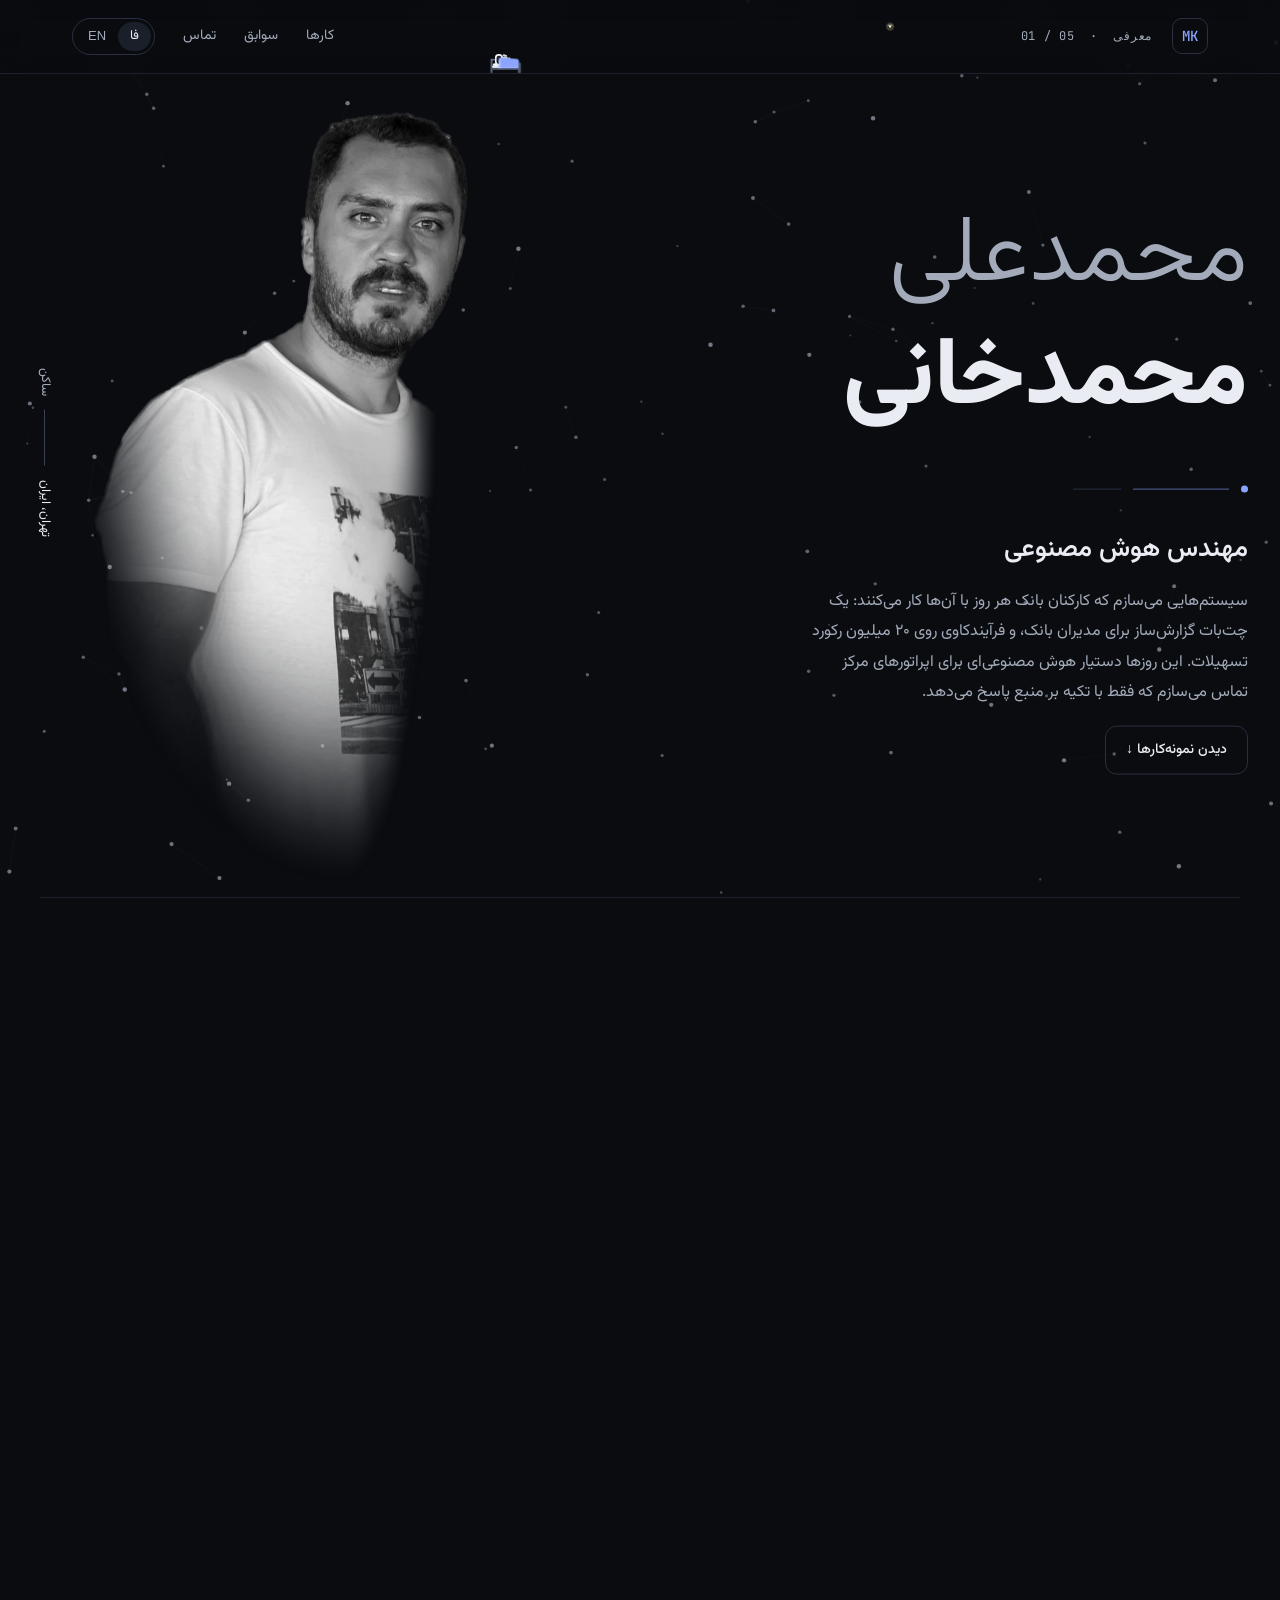
<file: fa/index.html>
<!doctype html>
<html lang="fa" dir="rtl">
<head>
<meta charset="utf-8">
<meta name="viewport" content="width=device-width, initial-scale=1">
<title>محمدعلی محمدخانی — مهندس هوش مصنوعی</title>
<meta name="description" content="کارشناس هوش مصنوعی در گروه بانک ملت: چت‌بات گزارش‌ساز برای مدیران بانک، فرآیندکاوی روی ۲۰ میلیون رکورد تسهیلات، و دستیار هوش مصنوعی اپراتورهای مرکز تماس در حال ساخت.">
<link rel="canonical" href="https://mohammadalimkh.github.io/fa/">
<link rel="alternate" hreflang="en" href="https://mohammadalimkh.github.io/">
<link rel="alternate" hreflang="fa" href="https://mohammadalimkh.github.io/fa/">
<meta property="og:type" content="website">
<meta property="og:title" content="محمدعلی محمدخانی — مهندس هوش مصنوعی">
<meta property="og:description" content="کارشناس هوش مصنوعی در گروه بانک ملت: چت‌بات گزارش‌ساز برای مدیران بانک، فرآیندکاوی روی ۲۰ میلیون رکورد تسهیلات، و دستیار هوش مصنوعی اپراتورهای مرکز تماس در حال ساخت.">
<meta property="og:url" content="https://mohammadalimkh.github.io/fa/">
<meta property="og:locale" content="fa_IR">
<meta name="twitter:card" content="summary">
<link rel="icon" href="data:image/svg+xml,%3Csvg xmlns='http://www.w3.org/2000/svg' viewBox='0 0 64 64'%3E%3Crect width='64' height='64' rx='14' fill='%230A0C10'/%3E%3Crect x='3' y='3' width='58' height='58' rx='12' fill='none' stroke='%232A3040' stroke-width='2'/%3E%3Ctext x='32' y='41' font-family='Arial,sans-serif' font-size='24' font-weight='700' text-anchor='middle' fill='%238AA4FF'%3EMK%3C/text%3E%3C/svg%3E">

<link rel="preconnect" href="https://fonts.googleapis.com">
<link href="https://fonts.googleapis.com/css2?family=Vazirmatn:wght@300;400;500;600;700;800&amp;family=JetBrains+Mono:wght@400;500&amp;display=swap" rel="stylesheet">
<style>
body{margin:0;background:#0A0C10}
a{color:#E9ECF2;text-decoration:none}a:hover{color:#8AA4FF}
.bot{position:absolute;bottom:0;left:0;width:30px;height:36px;z-index:2;cursor:default}
.bot-dir{width:30px;height:36px;transition:transform .25s;perspective:220px}
.bot-act{width:30px;height:36px;transform-origin:50% 100%}
.bot svg{overflow:visible;display:block}
.bot-leg-a,.bot-leg-b,.bot-arm-r,.bot-arm-l,.bot-eye{transform-box:fill-box}
.bot-leg-a,.bot-leg-b{transform-origin:50% 0}
.bot-arm-r,.bot-arm-l{transform-origin:50% 0;transition:transform .35s ease}
.bot-arm-r{transform:rotate(14deg)}
.bot-arm-l{transform:rotate(-14deg)}
.bot-eye{transform-origin:50% 50%;animation:bot-blink 4s ease-in-out infinite}
.bot-ant{animation:bot-glow 2s ease-in-out infinite}
.bot-hi{position:absolute;bottom:42px;left:50%;transform:translate(-50%,4px);padding:4px 10px;border-radius:10px;background:#E9ECF2;color:#0A0C10;font-size:12px;font-weight:600;white-space:nowrap;opacity:0;transition:opacity .2s,transform .2s;pointer-events:none}
.bot:hover .bot-hi{opacity:1;transform:translate(-50%,0)}
.bot.is-walking .bot-leg-a{animation:bot-leg .26s ease-in-out infinite alternate}
.bot.is-walking .bot-leg-b{animation:bot-leg .26s ease-in-out infinite alternate-reverse}
.bot.is-walking .bot-body{animation:bot-bob .26s ease-in-out infinite alternate}
.bot.is-waving .bot-arm-r{animation:bot-wave .32s ease-in-out infinite alternate}
@keyframes bot-leg{from{transform:rotate(24deg)}to{transform:rotate(-24deg)}}
@keyframes bot-bob{from{transform:translateY(0)}to{transform:translateY(-1.5px)}}
@keyframes bot-wave{from{transform:rotate(-172deg)}to{transform:rotate(-128deg)}}
@keyframes bot-blink{0%,93%,100%{transform:scaleY(1)}96%{transform:scaleY(.12)}}
@keyframes bot-glow{0%,100%{opacity:1}50%{opacity:.35}}
@media (max-width:720px){.bot-act{transform:scale(.85)}}
@media (prefers-reduced-motion:reduce){.bot,.bot *{animation:none!important;transition:none!important}}
html{scroll-behavior:smooth}
.scroll-progress{position:absolute;left:0;right:0;bottom:-1px;height:1px;background:#8AA4FF;transform-origin:0 50%;transform:scaleX(var(--progress,0));pointer-events:none}
[dir="rtl"] .scroll-progress{transform-origin:100% 50%}
.hero .hero-copy{translate:0 calc(var(--p,0) * -70px);opacity:calc(1 - var(--p,0) * 1.15)}
.hero .hero-photo{translate:0 calc(var(--p,0) * 90px);opacity:calc(1 - var(--p,0) * 0.7)}
.hero .hero-side{opacity:calc(1 - var(--p,0) * 2.2)}
.fx [data-reveal]{opacity:0;translate:0 28px;filter:blur(6px);transition:opacity .9s cubic-bezier(.2,.7,.2,1) var(--d,0ms),translate .9s cubic-bezier(.2,.7,.2,1) var(--d,0ms),filter .9s ease var(--d,0ms)}
.fx [data-reveal].in{opacity:1;translate:0 0;filter:none}
.fx [data-reveal][data-from="top"]:not(.in){translate:0 -28px}
@media (prefers-reduced-motion:reduce){html{scroll-behavior:auto}.hero .hero-copy,.hero .hero-photo,.hero .hero-side{translate:none;opacity:1}}
.page{min-height:calc(100vh - 77px);box-sizing:border-box;scroll-margin-top:77px;justify-content:center;align-content:center}
footer.page{display:flex;flex-direction:column;justify-content:center}
.page-count{font-family:'JetBrains Mono',monospace;font-size:12px;letter-spacing:.06em;color:#A3ABBA;white-space:pre}
@media (max-width:720px){.page-count{display:none}}
.hobby-icon{transition:border-color .25s ease,translate .25s ease}
.hobby:hover .hobby-icon{border-color:#8AA4FF;translate:0 -3px}
a:focus-visible{outline:2px solid #8AA4FF;outline-offset:3px;border-radius:8px}
.hero{height:calc(100vh - 77px);min-height:640px;max-height:920px}
@media (max-width:720px){
.nav-links{display:none!important}
.hero{display:flex;flex-direction:column;height:auto!important;min-height:0!important;max-height:none!important;padding:28px 20px 0;gap:28px}
.hero>*{position:static!important;transform:none!important}
.hero .hero-copy{order:1;max-width:none!important}
.hero h1{font-size:10.4vw!important}
.hero .hero-side{display:none!important}
.hero .hero-photo{order:2;position:relative!important;left:auto!important;width:82%!important;max-width:340px;height:auto!important;max-height:none!important;align-self:center}
#about p{font-size:20px!important}
#about .hobbies{grid-template-columns:minmax(0,1fr)!important}
}
</style>
<style>:root{--accent:#8AA4FF} html{scroll-behavior:smooth} *{box-sizing:border-box}</style>
<style>
@property --ma{syntax:'<angle>';inherits:false;initial-value:0deg}
.meteor{position:relative}
.meteor::after{content:"";position:absolute;inset:-1px;border-radius:inherit;padding:2px;pointer-events:none;opacity:0;
background:conic-gradient(from var(--ma),transparent 0 62%,rgba(138,164,255,.15) 74%,#8AA4FF 94%,#EAF0FF 99.5%,transparent 100%);
-webkit-mask:linear-gradient(#000 0 0) content-box,linear-gradient(#000 0 0);-webkit-mask-composite:xor;mask:linear-gradient(#000 0 0) content-box exclude,linear-gradient(#000 0 0);
filter:drop-shadow(0 0 5px #8AA4FF) drop-shadow(0 0 14px rgba(138,164,255,.75))}
.meteor.meteor-go::after{animation:meteor-run 1.9s cubic-bezier(.45,.05,.3,1) var(--md,0ms) 1 both}
@keyframes meteor-run{0%{--ma:-40deg;opacity:0}12%{opacity:1}80%{opacity:1}100%{--ma:330deg;opacity:0}}
@media (prefers-reduced-motion:reduce){.meteor::after{display:none}}
</style><style>
.bg-grid{display:grid;grid-template-columns:minmax(0,1.9fr) minmax(0,1fr);gap:56px}
.xp{display:grid;grid-template-columns:130px minmax(0,1fr);gap:8px 32px;padding:22px 0;border-top:1px solid #1C212B}
.story{display:grid;grid-template-columns:repeat(3,minmax(0,1fr));gap:0;border-top:1px solid #1C212B}
.story>div{padding:22px 24px 0 0}
@media (max-width:720px){.bg-grid,.story{grid-template-columns:minmax(0,1fr);gap:32px}.story{gap:0}.xp{grid-template-columns:minmax(0,1fr)}
#about,#background{padding:72px 20px!important}#contact h2{font-size:36px!important}#contact>div{padding:72px 20px 40px!important}}
</style><style>
.w-h2{font-size:clamp(30px,4vw,40px)!important}
.feat{display:grid;grid-template-columns:minmax(0,1.55fr) minmax(0,1fr);gap:20px}
.trio{display:grid;grid-template-columns:repeat(3,minmax(0,1fr));gap:20px}
.idx{display:flex;flex-direction:column;border-bottom:1px solid #1C212B}
.idx-row{display:grid;grid-template-columns:minmax(0,1fr) 170px 220px 28px;align-items:center;gap:32px;padding:26px 8px;border-top:1px solid #1C212B;color:#E9ECF2;transition:background .2s}
.idx-row:hover{background:rgba(138,164,255,.04)}
.idx-row:hover .idx-arrow{color:var(--accent);translate:4px 0}
.idx-arrow{transition:translate .2s,color .2s;color:#7C8597;font-size:18px}
#work a{white-space:nowrap} .idx-row{white-space:normal!important} .idx-fig span{white-space:nowrap}
.op-split{display:grid;grid-template-columns:minmax(0,1fr) minmax(0,1fr);gap:20px}
.pipe-h{display:flex;align-items:center;gap:10px;flex-wrap:wrap}
@media (max-width:720px){
 .feat,.trio{grid-template-columns:minmax(0,1fr)}
 .op-split{grid-template-columns:minmax(0,1fr)!important}
 #work{padding:72px 20px!important}
 .idx-row{grid-template-columns:minmax(0,1fr) 20px;gap:10px 16px;padding:22px 0}
 .idx-row .idx-tags,.idx-row .idx-fig{grid-column:1}
 .idx-row .idx-arrow{grid-column:2;grid-row:1}
 .spot{flex-direction:column!important}
 #work article{padding:22px!important}
}
</style><style>
@media (max-width:720px){.hero .hero-photo{transform:scaleX(-1)!important}}
.story>div{padding:22px 0 0 24px!important}
.idx-row:hover .idx-arrow{translate:-4px 0!important}
#work h3,#experience h3,#work h2,#experience h2{line-height:1.6!important}
</style>
<style id="bot-life">
/* ---- the robot's world: whole header strip, on top of everything in it ---- */
header{overflow-x:clip}
.bot{z-index:20!important;cursor:pointer;pointer-events:none}
/* smaller robot so it walks under the nav text without changing the header */
.bot-dir{scale:.55;transform-origin:50% 100%}
.bot-act{pointer-events:auto}
.bot.is-ghost .bot-act{pointer-events:none}
.bot .bot-hi{bottom:26px}
.bot-ff svg{width:11px;height:11px}
.bot-eyes{transition:transform .25s ease}
.bot-act{transition:transform .4s ease}
.bot-body{transform-box:fill-box;transform-origin:50% 100%}
.bot svg{transform-origin:50% 100%}
.bot-prop{opacity:0;transition:opacity .3s ease}
.bot-prop,.bot-prop *{transform-box:view-box}
.bot-txt{transform-box:fill-box!important;transform-origin:50% 50%}
.bot.is-left .bot-txt{transform:scaleX(-1)}
.bot-puffset circle{transform-box:fill-box!important;transform-origin:50% 50%;fill:#C9CFDB}
.bot-floorpuffs circle,.bot-runpuffs circle{fill:#8F98AA}
@keyframes bot-puff{0%{opacity:0;transform:scale(.4)}25%{opacity:.9}100%{opacity:0;transform:translate(1px,-3px) scale(1.5)}}
.bot-puffset .p2{animation-delay:.4s!important}.bot-puffset .p3{animation-delay:.8s!important}

/* ---- sitting: body lowered onto the header line, legs dangle below it ---- */
.bot.is-sitting .bot-act{transform:translateY(5px)}
.bot.is-sitting .bot-leg-a{animation:bot-dangle 1.2s ease-in-out infinite alternate}
.bot.is-sitting .bot-leg-b{animation:bot-dangle 1.2s ease-in-out infinite alternate-reverse}
@keyframes bot-dangle{from{transform:rotate(-20deg)}to{transform:rotate(20deg)}}

/* ---- sleeping / waking ---- */
.bot.is-sleeping .bot-leg-a,.bot.is-sleeping .bot-leg-b{animation:none}
.bot.is-sleeping .bot-eye{animation:none;transform:scaleY(.12)}
.bot.is-sleeping .bot-ant{animation:none;opacity:.3}
.bot.is-sleeping .bot-body{animation:bot-breathe 3.2s ease-in-out infinite}
@keyframes bot-breathe{0%,100%{transform:translateY(0)}50%{transform:translateY(.8px)}}
.bot.is-sleeping .bot-zzz{opacity:1}
.bot-zzz text{fill:#A3ABBA;font-family:'Space Grotesk',sans-serif;font-weight:700;font-size:5px}
.bot-zzz .zz{opacity:0}
.bot.is-sleeping .bot-zzz .zz{animation:bot-z 3.6s ease-out infinite}
.bot-zzz .z2 text{font-size:6px}.bot-zzz .z3 text{font-size:7px}
.bot.is-sleeping .bot-zzz .z2{animation-delay:1.2s}.bot.is-sleeping .bot-zzz .z3{animation-delay:2.4s}
@keyframes bot-z{0%{opacity:0;transform:translate(0,0)}20%{opacity:1}100%{opacity:0;transform:translate(6px,-11px)}}
.bot.is-stretching .bot-arm-r{transform:rotate(-140deg)}
.bot.is-stretching .bot-arm-l{transform:rotate(140deg)}
.bot.is-stretching .bot-body{animation:bot-stretch 2.2s ease-in-out}
.bot.is-stretching .bot-eye{animation:none;transform:scaleY(.35)}
@keyframes bot-stretch{0%,100%{transform:scaleY(1)}35%,70%{transform:scaleY(1.09)}}

/* ---- walking variants ---- */
.bot.is-running .bot-leg-a,.bot.is-chasing .bot-leg-a{animation:bot-leg .16s ease-in-out infinite alternate}
.bot.is-running .bot-leg-b,.bot.is-chasing .bot-leg-b{animation:bot-leg .16s ease-in-out infinite alternate-reverse}
.bot.is-running .bot-arm-r{animation:bot-pump .16s ease-in-out infinite alternate}
.bot.is-running .bot-arm-l{animation:bot-pump .16s ease-in-out infinite alternate-reverse}
.bot.is-running .bot-body,.bot.is-chasing .bot-body{animation:bot-bob .16s ease-in-out infinite alternate}
.bot.is-running svg{transform:rotate(7deg)}
.bot.is-running .bot-runpuffs,.bot.is-chasing .bot-runpuffs{opacity:1}
.bot.is-running .bot-runpuffs circle,.bot.is-chasing .bot-runpuffs circle{animation:bot-puff .7s ease-out infinite}
@keyframes bot-pump{from{transform:rotate(38deg)}to{transform:rotate(-38deg)}}
.bot.is-sweeping .bot-arm-r{transform:rotate(-28deg)}
.bot.is-sweeping .bot-broom,.bot.is-sweeping .bot-floorpuffs{opacity:1}
.bot-broom{transform-origin:27.3px 28px}
.bot.is-sweeping .bot-broom{animation:bot-sweep .55s ease-in-out infinite alternate}
.bot.is-sweeping .bot-leg-a{animation:bot-leg .55s ease-in-out infinite alternate}
.bot.is-sweeping .bot-leg-b{animation:bot-leg .55s ease-in-out infinite alternate-reverse}
.bot.is-sweeping .bot-floorpuffs circle{animation:bot-puff 1.1s ease-out infinite}
.bot.is-sweeping .bot-eyes{transform:translate(.8px,1px)!important}
@keyframes bot-sweep{from{transform:rotate(-12deg)}to{transform:rotate(10deg)}}
/* chasing a firefly */
.bot.is-chasing .bot-arm-r{animation:bot-reach .3s ease-in-out infinite alternate}
.bot.is-chasing .bot-eyes,.bot.is-escaped .bot-eyes{transform:translate(1px,-1px)!important}
.bot.is-escaped .bot-arm-r{transform:rotate(-150deg)}
@keyframes bot-reach{from{transform:rotate(-150deg)}to{transform:rotate(-120deg)}}

/* ---- dusting ---- */
.bot.is-dusting .bot-arm-r{animation:bot-dust .3s ease-in-out infinite alternate}
.bot.is-dusting .bot-bed .stool{opacity:1}
.bot.is-dusting .bot-act{animation:bot-ladder .8s ease-out .25s both}
@keyframes bot-ladder{0%{transform:translateY(0)}35%{transform:translateY(-12px)}70%{transform:translateY(-22px)}100%{transform:translateY(-28px)}}
.bot.is-dusting .bot-cloth,.bot.is-dusting .bot-puffs{opacity:1}
.bot.is-dusting .bot-cloth{animation:bot-cloth .3s ease-in-out infinite alternate}
.bot.is-dusting .bot-puffs circle{animation:bot-puff 1.3s ease-out infinite}
.bot.is-dusting .bot-eyes{transform:translate(.6px,-1px)!important}
@keyframes bot-dust{from{transform:rotate(-132deg)}to{transform:rotate(-156deg)}}
@keyframes bot-cloth{from{transform:translate(1.1px,.7px)}to{transform:translate(-1.1px,-.5px)}}

/* ---- tea ---- */
.bot.is-tea .bot-cup{opacity:1;animation:bot-sip-cup 4.6s ease-in-out infinite}
.bot.is-tea .bot-arm-r{animation:bot-sip-arm 4.6s ease-in-out infinite}
.bot-steam{fill:none;stroke:#A3ABBA;stroke-width:.6;stroke-linecap:round;opacity:0}
.bot.is-tea .bot-steam{animation:bot-steam 2.4s ease-out infinite}
.bot.is-tea .bot-steam.s2{animation-delay:1.2s}
@keyframes bot-sip-arm{0%,50%,100%{transform:rotate(-60deg)}65%,82%{transform:rotate(-125deg)}}
@keyframes bot-sip-cup{0%,50%,100%{transform:translate(0,0)}65%,82%{transform:translate(-1px,-7.5px)}}
@keyframes bot-steam{0%{opacity:0;transform:translateY(1px)}30%{opacity:.8}100%{opacity:0;transform:translateY(-3px)}}

/* ---- laptop ---- */
.bot.is-laptop .bot-laptop{opacity:1}
.bot.is-laptop .bot-arm-r{animation:bot-type .17s ease-in-out infinite alternate}
.bot.is-laptop .bot-eyes{transform:translate(1.1px,.7px)!important}
.bot-laptop .glow{opacity:.2}
.bot.is-laptop .bot-laptop .glow{animation:bot-glowflick 2.2s ease-in-out infinite}
.bot-laptop text{fill:#8AA4FF;font-family:'JetBrains Mono',monospace;font-size:3.6px;font-weight:600}
.bot-laptop .code{opacity:0}
.bot.is-laptop .bot-laptop .code{animation:bot-code 2.8s ease-out infinite}
@keyframes bot-type{from{transform:rotate(-30deg)}to{transform:rotate(-42deg)}}
@keyframes bot-glowflick{0%,100%{opacity:.16}50%{opacity:.3}}
@keyframes bot-code{0%{opacity:0;transform:translate(0,0)}20%{opacity:1}100%{opacity:0;transform:translate(-2px,-9px)}}

/* ---- reading ---- */
.bot.is-reading .bot-book{opacity:1}
.bot.is-reading .bot-arm-r{transform:rotate(-75deg)}
.bot.is-reading .bot-eyes{transform:translate(1.2px,.6px)!important}
.bot-book .flip{transform-origin:32px 21px}
.bot.is-reading .bot-book .flip{animation:bot-flip 3.4s ease-in-out infinite}
@keyframes bot-flip{0%,72%{transform:scaleX(1);opacity:1}88%{transform:scaleX(-1);opacity:1}100%{transform:scaleX(-1);opacity:0}}

/* ---- fishing (line hangs below the header into the page) ---- */
.bot.is-fishing .bot-fish{opacity:1}
.bot.is-fishing .bot-arm-r{transform:rotate(-45deg)}
.bot.is-fishing .bot-leg-a,.bot.is-fishing .bot-leg-b{animation-duration:2s}
.bot.is-fishing .bobber{animation:bot-bobber 1.5s ease-in-out infinite alternate}
.bot-fish .fline{transform-origin:42px 9px;transition:transform .5s ease}
.bot.is-caught .bot-fish .fline{transform:scaleY(.18)}
.bot-fish .catch{opacity:0;transform-origin:42px 14px}
.bot.is-caught .bot-fish .catch{animation:bot-catch 2.4s ease-out forwards}
.bot.is-caught .bot-eyes{transform:translate(1.2px,-1.2px)!important}
@keyframes bot-bobber{from{transform:translateY(0)}to{transform:translateY(1.6px)}}
@keyframes bot-catch{0%{opacity:0;transform:translate(0,6px) scale(.5)}25%{opacity:1;transform:translate(0,-2px) scale(1.1) rotate(90deg)}70%{opacity:1;transform:translate(1px,-6px) scale(1) rotate(220deg)}100%{opacity:0;transform:translate(6px,-16px) scale(.6) rotate(360deg)}}

/* ---- campfire ---- */
.bot.is-campfire .bot-fire{opacity:1}
.bot.is-campfire .bot-arm-r{transform:rotate(-80deg)}
.bot-fire .fl{transform-origin:41px 30px}
.bot.is-campfire .bot-fire .f1{animation:bot-flame .22s ease-in-out infinite alternate}
.bot.is-campfire .bot-fire .f2{animation:bot-flame .17s ease-in-out infinite alternate-reverse}
.bot-fire .spark{opacity:0}
.bot.is-campfire .bot-fire .spark{animation:bot-spark 1.6s ease-out infinite}
.bot.is-campfire .bot-fire .k2{animation-delay:.8s}
@keyframes bot-flame{from{transform:scale(.9,.82) skewX(-4deg)}to{transform:scale(1.05,1.12) skewX(4deg)}}
@keyframes bot-spark{0%{opacity:0;transform:translate(0,0)}20%{opacity:1}100%{opacity:0;transform:translate(2px,-12px)}}

/* ---- juggling ---- */
.bot.is-juggling .bot-juggle{opacity:1}
.bot.is-juggling .bot-arm-r{animation:bot-jug-r .3s ease-in-out infinite alternate}
.bot.is-juggling .bot-arm-l{animation:bot-jug-l .3s ease-in-out infinite alternate-reverse}
.bot.is-juggling .bot-eyes{transform:translate(0,-1.1px)!important}
.bot.is-juggling .jb{animation:bot-juggle 1.2s linear infinite}
.bot.is-juggling .b2{animation-delay:-.4s}.bot.is-juggling .b3{animation-delay:-.8s}
@keyframes bot-jug-r{from{transform:rotate(-22deg)}to{transform:rotate(-34deg)}}
@keyframes bot-jug-l{from{transform:rotate(22deg)}to{transform:rotate(34deg)}}
@keyframes bot-juggle{0%{transform:translate(-12px,10px)}12.5%{transform:translate(-9px,-4px)}25%{transform:translate(0,-12px)}37.5%{transform:translate(9px,-4px)}50%{transform:translate(12px,10px)}62.5%{transform:translate(6px,13px)}75%{transform:translate(0,14px)}87.5%{transform:translate(-6px,13px)}100%{transform:translate(-12px,10px)}}

/* ---- music ---- */
.bot.is-music .bot-music{opacity:1}
.bot.is-music svg{animation:bot-sway .45s ease-in-out infinite alternate}
.bot.is-music .bot-leg-a{animation:bot-tap .45s ease-in-out infinite alternate}
.bot.is-music .bot-eye{animation:none;transform:scaleY(.3)}
.bot-music text{fill:#8AA4FF;font-size:6px}
.bot-music .note{opacity:0}
.bot.is-music .bot-music .note{animation:bot-note 2s ease-out infinite}
.bot.is-music .bot-music .n2{animation-delay:1s}
@keyframes bot-sway{from{transform:rotate(-6deg)}to{transform:rotate(6deg)}}
@keyframes bot-tap{from{transform:rotate(0)}to{transform:rotate(-16deg)}}
@keyframes bot-note{0%{opacity:0;transform:translate(0,0)}20%{opacity:1}60%{transform:translate(3px,-6px)}100%{opacity:0;transform:translate(1px,-12px)}}

/* ---- bubbles ---- */
.bot.is-bubbles .bot-bubbles{opacity:1}
.bot.is-bubbles .bot-arm-r{transform:rotate(-110deg)}
.bot-bubbles .bub{fill:rgba(138,164,255,.14);stroke:#C9D5FF;stroke-width:.4;opacity:0}
.bot.is-bubbles .bub{animation:bot-bubble 2.6s ease-out infinite}
.bot.is-bubbles .u2{animation-delay:.65s}.bot.is-bubbles .u3{animation-delay:1.3s}.bot.is-bubbles .u4{animation-delay:1.95s}
@keyframes bot-bubble{0%{opacity:0;transform:translate(0,0) scale(.4)}15%{opacity:1;transform:translate(2px,-2px) scale(1)}50%{transform:translate(9px,-12px)}75%{transform:translate(13px,-18px)}100%{opacity:0;transform:translate(19px,-26px)}}

/* ---- photo ---- */
.bot.is-photo .bot-cam{opacity:1}
.bot.is-photo .bot-arm-r{transform:rotate(-115deg)}
.bot.is-photo .bot-eye:first-of-type{animation:none;transform:scaleY(.15)}
.bot-cam .flash{transform-box:fill-box!important;transform-origin:50% 50%;opacity:0}
.bot.is-photo .bot-cam .flash{animation:bot-flash 1.8s ease-out infinite}
@keyframes bot-flash{0%,40%{opacity:0;transform:scale(.3)}46%{opacity:.95;transform:scale(2.4)}62%,100%{opacity:0;transform:scale(3.4)}}

/* ---- jumping jacks ---- */
.bot.is-jacks .bot-arm-r{animation:bot-jack-r .5s ease-in-out infinite alternate}
.bot.is-jacks .bot-arm-l{animation:bot-jack-l .5s ease-in-out infinite alternate}
.bot.is-jacks .bot-leg-a{animation:bot-jack-la .5s ease-in-out infinite alternate}
.bot.is-jacks .bot-leg-b{animation:bot-jack-lb .5s ease-in-out infinite alternate}
.bot.is-jacks svg{animation:bot-jack-hop .5s ease-in-out infinite alternate}
.bot.is-jacks .bot-sweat{opacity:1;animation:bot-drip 1.5s ease-in infinite}
@keyframes bot-jack-r{from{transform:rotate(14deg)}to{transform:rotate(-150deg)}}
@keyframes bot-jack-l{from{transform:rotate(-14deg)}to{transform:rotate(150deg)}}
@keyframes bot-jack-la{from{transform:rotate(0)}to{transform:rotate(18deg)}}
@keyframes bot-jack-lb{from{transform:rotate(0)}to{transform:rotate(-18deg)}}
@keyframes bot-jack-hop{from{transform:translateY(0)}to{transform:translateY(-3px)}}
@keyframes bot-drip{0%{opacity:0;transform:translate(0,0)}30%{opacity:1}100%{opacity:0;transform:translate(1px,5px)}}

/* ---- balloon ride ---- */
.bot.is-balloon .bot-balloon,.bot.is-popped .bot-balloon{opacity:1;transition:none}
.bot.is-balloon .bot-arm-r,.bot.is-popped .bot-arm-r{transform:rotate(-140deg)}
.bot.is-balloon svg{animation:bot-float 6s ease-in-out forwards}
.bot.is-balloon .bot-leg-a{animation:bot-dangle .9s ease-in-out infinite alternate}
.bot.is-balloon .bot-leg-b{animation:bot-dangle .9s ease-in-out infinite alternate-reverse}
.bot-balloon .burst{opacity:0}
.bot-balloon .bal{transform-origin:33px -11px}
.bot.is-popped .bot-balloon .bal{animation:bot-pop .22s ease-out forwards}
.bot.is-popped .bot-balloon .str{opacity:0}
.bot.is-popped .bot-balloon .burst{animation:bot-burst .4s ease-out forwards}
.bot.is-popped svg{animation:bot-drop .7s cubic-bezier(.55,0,.7,1.5) forwards}
.bot.is-popped .bot-eye{animation:none;transform:scaleY(1.25)}
@keyframes bot-float{0%{transform:translateY(0)}35%{transform:translateY(-14px) rotate(-3deg)}55%{transform:translateY(-13px) rotate(3deg)}78%{transform:translateY(-14.5px) rotate(-2deg)}100%{transform:translateY(-14px) rotate(0)}}
@keyframes bot-pop{to{transform:scale(1.6);opacity:0}}
@keyframes bot-burst{0%{opacity:1}100%{opacity:0}}
@keyframes bot-drop{from{transform:translateY(-14px)}to{transform:translateY(0)}}

/* ---- paper plane ---- */
.bot.is-plane .bot-arm-r{animation:bot-throw .5s ease-out forwards}
.bot.is-plane .bot-plane{opacity:1;transition:none}
.bot-plane{transform-origin:4px 2.4px}
.bot.is-plane .bot-plane{animation:bot-plane 3s ease-out forwards}
.bot.is-plane .bot-eyes{transform:translate(1.3px,-.6px)!important}
@keyframes bot-throw{0%{transform:rotate(40deg)}60%{transform:rotate(-150deg)}100%{transform:rotate(-120deg)}}
@keyframes bot-plane{0%{transform:translate(18px,22px);opacity:0}12%{transform:translate(28px,13px) rotate(-10deg);opacity:1}40%{transform:translate(90px,3px) rotate(-6deg)}70%{transform:translate(160px,10px) rotate(6deg)}88%{opacity:1}100%{transform:translate(240px,0) rotate(-8deg);opacity:0}}

/* ---- stumble ---- */
.bot.is-stumble svg{transform-origin:22px 36px;animation:bot-fall 2.6s ease-in-out forwards}
.bot.is-stumble .bot-bang{opacity:1;animation:bot-bang 2.6s ease-out forwards}
.bot-bang text{fill:#F0A6CA;font-family:'Space Grotesk',sans-serif;font-weight:700;font-size:8px}
.bot.is-stumble .bot-eye{animation:none;transform:scaleY(.2)}
.bot.is-dustoff .bot-arm-r{animation:bot-brush-r .2s ease-in-out infinite alternate}
.bot.is-dustoff .bot-arm-l{animation:bot-brush-l .2s ease-in-out infinite alternate}
.bot.is-dustoff .bot-puffs{opacity:1}
.bot.is-dustoff .bot-puffs circle{animation:bot-puff 1s ease-out infinite}
@keyframes bot-fall{0%{transform:rotate(0)}14%{transform:rotate(16deg)}34%,72%{transform:rotate(84deg)}90%,100%{transform:rotate(0)}}
@keyframes bot-bang{0%{opacity:0}8%,40%{opacity:1}55%,100%{opacity:0}}
@keyframes bot-brush-r{from{transform:rotate(-10deg)}to{transform:rotate(26deg)}}
@keyframes bot-brush-l{from{transform:rotate(10deg)}to{transform:rotate(-26deg)}}

/* ---- idea ---- */
.bot.is-idea .bot-bulb{opacity:1;transition:none;transform-origin:15px -7px;animation:bot-bulb .5s cubic-bezier(.3,1.7,.5,1) both}
.bot.is-idea .bot-bulb .rays{animation:bot-rays .6s ease-in-out .4s infinite alternate}
.bot.is-idea svg{animation:bot-hop .45s cubic-bezier(.3,.7,.4,1) .55s 2}
.bot.is-idea .bot-eyes{transform:translate(0,-1.2px)!important}
.bot.is-idea .bot-arm-r{transform:rotate(-140deg)}
@keyframes bot-bulb{from{transform:scale(0)}to{transform:scale(1)}}
@keyframes bot-rays{from{opacity:.3}to{opacity:1}}

/* ---- peeking in from the edge ---- */
.bot.is-peeking .bot-eyes{animation:bot-look 1.1s ease-in-out infinite alternate}
@keyframes bot-look{from{transform:translate(-1.3px,0)}to{transform:translate(1.4px,-.4px)}}

/* ---- click: hop with a heart; hover pause ---- */
.bot.is-hop svg{animation:bot-hop .45s cubic-bezier(.3,.7,.4,1)}
.bot.is-hop .bot-heart{animation:bot-heart .9s ease-out}
.bot-heart{transform-origin:15px 1px}
@keyframes bot-hop{0%,100%{transform:translateY(0)}40%{transform:translateY(-8px)}}
@keyframes bot-heart{0%{opacity:0;transform:scale(.4)}20%{opacity:1;transform:scale(1)}100%{opacity:0;transform:translateY(-10px)}}
.bot.is-paused,.bot.is-paused *{animation-play-state:paused!important}


/* ---- bed: pulled out for sleeping ---- */
.bot-dir{position:relative}
.bot-act{position:relative;z-index:1}
.bot-bed{position:absolute;left:-4px;bottom:0;overflow:visible;pointer-events:none}
.bot-bed .bedparts,.bot-bed .stool{opacity:0;transition:opacity .45s ease;transform-box:view-box;transform-origin:28px 30px}
.bot-bed-back{z-index:0}.bot-bed-front{z-index:2}
.bot.is-bed .bot-bed .bedparts{opacity:1}
.bot.is-bedin .bot-bed .bedparts{animation:bot-bedin .6s cubic-bezier(.3,1.5,.5,1) both}
@keyframes bot-bedin{from{transform:scale(.4,.2);opacity:0}to{transform:scale(1);opacity:1}}
.bot-bed .blanket{transform-box:view-box;transform-origin:51.6px 20.8px;transform:scaleX(0);transition:transform .7s cubic-bezier(.4,0,.2,1)}
.bot.is-tucked .bot-bed .blanket{transform:scaleX(1)}
.bot.is-asleep .bot-bed .blanket{animation:bot-blanket 3.2s ease-in-out infinite}
@keyframes bot-blanket{0%,100%{transform:scale(1,1)}50%{transform:scale(1,1.05)}}
.bot.is-bed .bot-act{transform-origin:15px 18px}
.bot.is-bedclimb .bot-act{animation:bot-climb .9s ease-in-out forwards}
.bot.is-liedown .bot-act{animation:bot-liedown .7s ease-in-out forwards}
.bot.is-lying .bot-act{transform:translate(0,-6px) rotate(-90deg)}
.bot.is-lying .bot-leg-a,.bot.is-lying .bot-leg-b{animation:none}
.bot.is-situp .bot-act{animation:bot-situp .7s ease-in-out forwards}
.bot.is-onbed .bot-act{transform:translate(4px,-14px)}
.bot.is-hopdown .bot-act{animation:bot-hopdown .6s ease-in forwards}
@keyframes bot-climb{0%{transform:translate(0,0)}45%{transform:translate(3px,-21px)}100%{transform:translate(4px,-14px)}}
@keyframes bot-liedown{from{transform:translate(4px,-14px) rotate(0)}to{transform:translate(0,-6px) rotate(-90deg)}}
@keyframes bot-situp{from{transform:translate(0,-6px) rotate(-90deg)}to{transform:translate(4px,-14px) rotate(0)}}
@keyframes bot-hopdown{0%{transform:translate(4px,-14px)}45%{transform:translate(1px,-22px)}100%{transform:translate(0,0)}}
.bot.is-asleep .bot-eye{animation:none;transform:scaleY(.12)}
.bot.is-asleep .bot-ant{animation:none;opacity:.3}
.bed-zzz text{fill:#A3ABBA;font-family:'Space Grotesk',sans-serif;font-weight:700;font-size:5px}
.bed-zzz .zz{opacity:0;transform-box:view-box}
.bed-zzz .z2 text{font-size:6px}.bed-zzz .z3 text{font-size:7px}
.bot.is-asleep .bed-zzz .zz{animation:bot-z 3.6s ease-out infinite}
.bot.is-asleep .bed-zzz .z2{animation-delay:1.2s}.bot.is-asleep .bed-zzz .z3{animation-delay:2.4s}

/* ---- the firefly that lives in the header ---- */
.bot-ff{position:absolute;left:0;top:0;width:16px;height:16px;margin:-8px 0 0 -8px;pointer-events:none;z-index:19}
.bot-ff svg{display:block;overflow:visible}
.ff-glow{opacity:.22;transform-box:fill-box;transform-origin:50% 50%;animation:ff-pulse 1.8s ease-in-out infinite}
.bot-ff.is-rest .ff-glow{animation-duration:3.4s}
.ff-wing{opacity:.55;transform-box:fill-box;transform-origin:50% 100%;animation:ff-flap .12s linear infinite alternate}
.bot-ff.is-rest .ff-wing{animation:none;opacity:.35}
@keyframes ff-pulse{0%,100%{opacity:.14;transform:scale(.8)}50%{opacity:.34;transform:scale(1.12)}}
@keyframes ff-flap{from{transform:scaleY(1)}to{transform:scaleY(.2)}}
.bot.is-ffhead .bot-eyes{transform:translate(0,-1.4px)!important}
.bot.is-chasing .bot-eyes,.bot.is-escaped .bot-eyes{transform:translate(1.2px,-1.2px)!important}
@media (prefers-reduced-motion:reduce){.bot-ff{display:none}}

@media (max-width:720px){.bot-act{transform:none}.bot.is-sitting .bot-act{transform:translateY(5px)}.bot .bot-act{pointer-events:none}}
@media (prefers-reduced-motion:reduce){.bot,.bot *{animation:none!important;transition:none!important}}
</style>
<style id="exp-contact-style">
#experience .bg-grid>div:first-child{border-bottom:0!important;display:flex;flex-direction:column;gap:14px}
#experience .xp{border-top:0!important;background:linear-gradient(180deg,#1A202C 0%,#131824 100%);border:1px solid #2C3345;border-radius:16px;box-shadow:inset 0 1px 0 rgba(255,255,255,.06),0 28px 60px -28px rgba(0,0,0,.9);padding:24px 28px!important;transition:transform .25s ease,border-color .25s ease}
#experience .xp:hover{border-color:#3A4458;transform:translateY(-3px)}
#experience .xp p,#experience .xp li{color:#B6BDCB!important}
#experience .xp a{background:#0F131B}
#experience .bg-grid>div:last-child>div{background:linear-gradient(180deg,#1A202C 0%,#131824 100%);border:1px solid #2C3345;border-radius:16px;box-shadow:inset 0 1px 0 rgba(255,255,255,.06),0 28px 60px -28px rgba(0,0,0,.9);padding:24px}
@media (max-width:720px){#experience .xp{padding:20px!important}#experience .bg-grid>div:last-child>div{padding:20px}}
@media (prefers-reduced-motion:reduce){#experience .xp:hover{transform:none}}
/* contact form */
.cf-grid{display:grid;grid-template-columns:minmax(0,1.5fr) minmax(0,1fr);gap:20px;align-items:start}
.cf-card{background:linear-gradient(180deg,#1A202C 0%,#131824 100%);border:1px solid #2C3345;border-radius:16px;box-shadow:inset 0 1px 0 rgba(255,255,255,.06),0 28px 60px -28px rgba(0,0,0,.9);padding:28px;display:flex;flex-direction:column;gap:16px}
.cf-row{display:grid;grid-template-columns:minmax(0,1fr) minmax(0,1fr);gap:16px}
.cf-field{display:flex;flex-direction:column;gap:6px;font-size:13px;color:#A3ABBA}
.cf-field input,.cf-field textarea{font:inherit;font-size:15px;color:#E9ECF2;background:#0D1016;border:1px solid #2A3040;border-radius:10px;padding:12px 14px;outline:none;transition:border-color .2s,box-shadow .2s}
.cf-field textarea{resize:vertical;min-height:130px;line-height:1.6}
.cf-field input:focus,.cf-field textarea:focus{border-color:var(--accent);box-shadow:0 0 0 3px rgba(138,164,255,.18)}
.cf-actions{display:flex;flex-wrap:wrap;align-items:center;gap:14px}
.cf-send{font:inherit;font-size:15px;font-weight:600;padding:13px 22px;border:0;border-radius:12px;background:var(--accent);color:#0A0C10;cursor:pointer;transition:opacity .2s}
.cf-send[disabled]{opacity:.55;cursor:default}
.cf-status{font-size:14px;color:#A3ABBA;min-height:1.4em}
.cf-status.ok{color:#9BE3B5}.cf-status.err{color:#F0A6CA}
.cf-note{font-size:12.5px;color:#7C8597;margin:0}
.cf-side{background:linear-gradient(180deg,#1A202C 0%,#131824 100%);border:1px solid #2C3345;border-radius:16px;box-shadow:inset 0 1px 0 rgba(255,255,255,.06),0 28px 60px -28px rgba(0,0,0,.9);padding:24px;display:flex;flex-direction:column;gap:12px}
.cf-side a{padding:13px 18px;border-radius:12px;border:1px solid #2A3040;font-size:15px;display:flex;justify-content:space-between}
.cf-side a:hover{border-color:#3A4458}
.cf-hp{display:none!important}
@media (max-width:720px){.cf-grid,.cf-row{grid-template-columns:minmax(0,1fr)}.cf-card{padding:20px}}
</style>
<style id="hero-phone">
@media (max-width:720px){
 .hero{gap:0!important;padding-top:20px!important}
 .hero .hero-copy{display:contents!important}
 .hero h1{order:1}
 .hero .hero-photo{order:2;align-self:stretch!important;width:100%!important;max-width:none!important;
   height:calc(100vh - var(--hp-used))!important;height:calc(100svh - var(--hp-used))!important;min-height:340px;
   object-fit:contain;object-position:50% 100%;margin-top:14px;translate:none!important;opacity:1!important}
 .hero .hero-copy>div:nth-of-type(1){order:3;margin:30px 0 24px!important}
 .hero .hero-copy>div:nth-of-type(2){order:4;padding-bottom:12px}
 /* header + hero top padding + the two-line name + gap above the photo */
 html{--hp-used:calc(79px + 20px + 20.4vw + 14px)}
 html[lang="fa"]{--hp-used:calc(80px + 20px + 27vw + 14px)}
}
</style>
<style id="work-grid">
#work .wgrid{display:grid;grid-template-columns:repeat(2,minmax(0,1fr));grid-auto-rows:1fr;gap:20px}
#work .wc{position:relative;display:flex;flex-direction:column;gap:16px;padding:28px;border-radius:20px;
 background:linear-gradient(180deg,#1A202C 0%,#131824 100%);border:1px solid #2C3345;
 box-shadow:inset 0 1px 0 rgba(255,255,255,.06),0 28px 60px -28px rgba(0,0,0,.9);
 transition:transform .25s ease,border-color .25s ease}
#work .wc:hover{transform:translateY(-3px);border-color:#3A4458}
#work .wc h3{margin:0;font-family:'Space Grotesk',sans-serif;font-weight:600;font-size:24px;line-height:1.25;color:#E9ECF2}
#work .wc p{margin:0;color:#B6BDCB;font-size:15px;line-height:1.65}
#work .wc-top{display:flex;align-items:center;justify-content:space-between;gap:12px}
#work .wc-tech{font-family:'JetBrains Mono',monospace;font-size:12px;color:#7C8597;white-space:nowrap}
#work .wc-badge{display:inline-flex;align-items:center;gap:8px;padding:5px 12px;border-radius:999px;
 font-family:'JetBrains Mono',monospace;font-size:12px;white-space:nowrap}
#work .wc-badge.live{color:var(--accent);background:rgba(138,164,255,.08);border:1px solid rgba(138,164,255,.32)}
#work .wc-badge.done{color:#C9CFDB;background:rgba(255,255,255,.035);border:1px solid #2C3345}
#work .wc-badge.done svg{width:12px;height:12px;color:#C9CFDB}
#work .wc-dot{position:relative;width:7px;height:7px;border-radius:50%;background:var(--accent);flex:none}
#work .wc-dot::after{content:"";position:absolute;inset:0;border-radius:50%;background:var(--accent);animation:wc-ping 1.8s ease-out infinite}
@keyframes wc-ping{0%{transform:scale(1);opacity:.75}100%{transform:scale(3.2);opacity:0}}
#work .wc-vis{height:196px;background:#0D1016;border:1px solid #1C212B;border-radius:14px;padding:16px 18px;overflow:hidden;display:flex;flex-direction:column}
#work .wc-foot{margin-top:auto;font-size:14px;color:#7C8597}
/* operator: progress list */
#work .wc-steps{display:grid;grid-template-columns:1fr 1fr;gap:6px 18px;height:100%}
#work .wc-steps h4{margin:0 0 4px;font-family:'JetBrains Mono',monospace;font-size:11px;letter-spacing:.06em;font-weight:400;color:#7C8597}
#work .wc-steps .col{display:flex;flex-direction:column;gap:9px}
#work .wc-step{display:flex;align-items:center;gap:9px;font-size:14px;color:#A3ABBA;line-height:1.3}
#work .wc-step i{flex:none;width:16px;height:16px;border-radius:50%;display:grid;place-items:center;font-style:normal;font-size:10px}
#work .wc-step.ok i{background:rgba(138,164,255,.14);color:var(--accent);border:1px solid rgba(138,164,255,.4)}
#work .wc-step.ok{color:#D5DAE4}
#work .wc-step.nx i{border:1px dashed #3A4252}
#work .wc-step.now i{border:1px solid var(--accent)}
#work .wc-step.now i::before{content:"";width:6px;height:6px;border-radius:50%;background:var(--accent);animation:wc-blink 1.6s ease-in-out infinite}
@keyframes wc-blink{50%{opacity:.25}}
/* process mining: stat + abstract variants */
#work .wc-stat{display:flex;align-items:baseline;gap:10px}
#work .wc-stat b{font-family:'Space Grotesk',sans-serif;font-weight:600;font-size:30px;color:var(--accent)}
#work .wc-stat span{font-size:13px;color:#7C8597}
#work .wc-flow{flex:1;width:100%;min-height:0;margin-top:8px}
/* lottery: draw balls */
#work .wc-balls{flex:1;display:flex;align-items:center;justify-content:center;gap:12px}
#work .wc-balls span{width:40px;height:40px;border-radius:50%;display:grid;place-items:center;font-family:'Space Grotesk',sans-serif;font-weight:600;font-size:15px;
 color:#A3ABBA;border:1px solid #2A3040;background:radial-gradient(circle at 35% 30%,#1E2431,#12161F)}
#work .wc-balls span.win{color:#0A0C10;border-color:var(--accent);background:radial-gradient(circle at 35% 30%,#C9D5FF,#8AA4FF);box-shadow:0 0 22px -2px rgba(138,164,255,.6);transform:scale(1.15)}
#work .wc-ticket{display:flex;justify-content:space-between;font-family:'JetBrains Mono',monospace;font-size:11px;letter-spacing:.06em;color:#7C8597}
/* chatbot: existing mini chat sits inside .wc-vis */
#work .wc-chat{flex-direction:row!important;align-items:flex-start;gap:12px!important}
#work .wc-chat>div:last-child{align-self:flex-end!important}
/* language */
html[lang=fa] #work .wc h3{font-family:inherit;font-weight:700;font-size:23px;line-height:1.4}
html[lang=fa] #work .wc p{line-height:1.9}
html[lang=fa] #work .wc-badge,html[lang=fa] #work .wc-steps h4,html[lang=fa] #work .wc-ticket{font-family:inherit;font-size:13px;letter-spacing:0}
html[lang=fa] #work .wc-flow{transform:scaleX(-1)}
html[lang=fa] #work .wc-tech:not([dir=ltr]){font-family:inherit;font-size:13px}
@media (max-width:720px){
 #work{padding:72px 20px!important}
 #work .wgrid{grid-template-columns:minmax(0,1fr);grid-auto-rows:auto}
 #work .wc{padding:22px}
 #work .wc h3{font-size:21px}
 #work .wc-vis{height:auto;min-height:170px}
 #work .wc-steps{grid-template-columns:1fr}
 #work .wc-chat{flex-direction:column!important}
}
/* in-progress indicator */
@keyframes wc-loop{from{--ma:-40deg}to{--ma:320deg}}
#work .wc.live.meteor::after{opacity:1;animation:wc-loop 6s linear infinite!important}
#work .wc.live~.wc.live.meteor::after{animation-delay:-3s!important}
@media (prefers-reduced-motion:reduce){#work .wc,#work .wc::after,#work .wc-dot::after,#work .wc-step.now i::before{animation:none!important}#work .wc:hover{transform:none}}
</style>
</head>
<body>
<div dir="rtl" style="background: #0A0C10; color: #E9ECF2; font-family: Vazirmatn, Tahoma, sans-serif; font-size: 16px; line-height: 1.9; min-height: 100vh; position: relative">
<div aria-hidden="true" style="position: absolute; top: 0; right: 0; bottom: 0; left: 0; pointer-events: none; z-index: 0">
<div style="position: sticky; top: 0; height: 100vh; width: 100%">
<canvas id="field" style="display: block; width: 100%; height: 100%"></canvas>
</div>
</div>
<div style="position: relative; z-index: 1">

<header style="position: sticky; top: 0; z-index: 5; border-bottom: 1px solid #1C212B; background: rgba(10, 12, 16, 0.74); backdrop-filter: saturate(140%) blur(12px); -webkit-backdrop-filter: saturate(140%) blur(12px)">
<span class="scroll-progress" aria-hidden="true"></span>
<nav aria-label="منوی اصلی" style="max-width: 1200px; margin: 0 auto; padding: 18px 32px; display: flex; flex-wrap: wrap; align-items: center; justify-content: space-between; gap: 16px">
<div style="display: flex; align-items: center; gap: 20px">
<a href="#top" aria-label="Home" style="display: flex; align-items: center; gap: 12px">
<span style="width: 36px; height: 36px; border-radius: 10px; border: 1px solid #2A3040; display: flex; align-items: center; justify-content: center; font-family: 'JetBrains Mono', monospace; font-weight: 500; font-size: 14px; color: var(--accent)">MK</span>
</a>
<span class="page-count" dir="ltr" aria-hidden="true"></span>
</div>
<div style="display: flex; flex-wrap: wrap; align-items: center; gap: 28px; font-size: 14px; color: #A3ABBA">
<div class="nav-links" style="display: flex; gap: 28px">
<a href="#work" style="color: #A3ABBA">کارها</a>
<a href="#experience" style="color: #A3ABBA">سوابق</a>

<a href="#contact" style="color: #A3ABBA">تماس</a>
</div>
<div style="display: flex; border: 1px solid #2A3040; border-radius: 999px; padding: 3px; font-size: 13px">
<span style="padding: 2px 12px; border-radius: 999px; background: #1A1F29; color: #E9ECF2">فا</span>
<a href="../" lang="en" style="padding: 2px 12px; border-radius: 999px; color: #A3ABBA; font-family: Inter, sans-serif">EN</a>
</div>

</div>
</nav>
<div class="bot" data-zone-d="44,70" data-zone-m="3,78" aria-hidden="true">
<span class="bot-hi">سلام!</span>
<div class="bot-dir">
<svg class="bot-bed bot-bed-back" width="56" height="30" viewBox="0 0 56 30" aria-hidden="true"><g class="bedparts"><rect x="0" y="4" width="3.6" height="26" rx="1.5" fill="#5A6478"></rect><rect x="1" y="20.4" width="52" height="4.2" rx="1.2" fill="#454E61"></rect><rect x="49.6" y="22" width="2.6" height="8" rx="1" fill="#454E61"></rect><rect x="2.6" y="16.2" width="48" height="4.8" rx="2.3" fill="#DDE2EA"></rect><ellipse cx="9.6" cy="14.8" rx="5.6" ry="2.7" fill="#F4F6FA"></ellipse></g><g class="stool"><line x1="13" y1="30" x2="15.6" y2="3" stroke="#8B96AA" stroke-width="1.2" stroke-linecap="round"></line><line x1="27" y1="30" x2="24.4" y2="3" stroke="#8B96AA" stroke-width="1.2" stroke-linecap="round"></line><g stroke="#8B96AA" stroke-width=".9"><line x1="13.9" y1="23" x2="26.1" y2="23"></line><line x1="14.5" y1="16" x2="25.5" y2="16"></line><line x1="15.1" y1="9" x2="24.9" y2="9"></line></g><rect x="14" y="1.4" width="12" height="2" rx=".7" fill="#A3ABBA"></rect></g></svg>
<div class="bot-act">
<svg width="30" height="36" viewBox="0 0 30 36">
<g class="bot-body">
<line x1="15" y1="3" x2="15" y2="7.5" stroke="#A3ABBA" stroke-width="1.4" stroke-linecap="round"></line>
<circle class="bot-ant" cx="15" cy="2.6" r="2.2" style="fill: var(--accent)"></circle>
<rect class="bot-arm-r" x="22.2" y="21.5" width="3.2" height="7.5" rx="1.6" fill="#D5DAE4"></rect>
<rect class="bot-arm-l" x="4.6" y="21.5" width="3.2" height="7.5" rx="1.6" fill="#D5DAE4"></rect>
<rect x="8.5" y="20.5" width="13" height="10" rx="4" fill="#C9CFDB"></rect>
<circle cx="15" cy="25.5" r="1.5" style="fill: var(--accent)"></circle>
<rect x="4.5" y="7" width="21" height="14.5" rx="6.5" fill="#EEF1F6"></rect>
<rect x="7.5" y="10" width="15" height="8.5" rx="4.2" fill="#161B24"></rect>
<g class="bot-eyes"><ellipse class="bot-eye" cx="12.3" cy="14.2" rx="1.7" ry="2.1" style="fill: var(--accent)"></ellipse>
<ellipse class="bot-eye" cx="17.7" cy="14.2" rx="1.7" ry="2.1" style="fill: var(--accent)"></ellipse></g>
<circle cx="7.6" cy="19.6" r="1.3" fill="#F0A6CA" opacity="0.85"></circle>
<circle cx="22.4" cy="19.6" r="1.3" fill="#F0A6CA" opacity="0.85"></circle>
</g>
<rect class="bot-leg-a" x="10.6" y="30" width="3.4" height="5.6" rx="1.7" fill="#AEB5C3"></rect>
<rect class="bot-leg-b" x="16" y="30" width="3.4" height="5.6" rx="1.7" fill="#AEB5C3"></rect>
<defs><radialGradient id="botFireGlow"><stop offset="0" stop-color="#F5A35B" stop-opacity=".45"></stop><stop offset="1" stop-color="#F5A35B" stop-opacity="0"></stop></radialGradient></defs>
<g class="bot-prop bot-zzz"><g class="zz z1"><text class="bot-txt" x="23" y="7">z</text></g><g class="zz z2"><text class="bot-txt" x="23" y="7">z</text></g><g class="zz z3"><text class="bot-txt" x="23" y="7">z</text></g></g>
<g class="bot-prop bot-broom"><line x1="23" y1="19.5" x2="31" y2="34.5" stroke="#C9CFDB" stroke-width="1.2" stroke-linecap="round"></line><path d="M28.4 33.8 L33.6 33 L35.8 36.3 L27.8 36.3 Z" fill="#F0A6CA"></path></g>
<g class="bot-prop bot-floorpuffs bot-puffset"><circle class="p1" cx="37" cy="35" r=".9"></circle><circle class="p2" cx="39.2" cy="33.8" r=".7"></circle><circle class="p3" cx="35.4" cy="33.4" r=".6"></circle></g>
<g class="bot-prop bot-runpuffs bot-puffset"><circle class="p1" cx="6" cy="35" r="1"></circle><circle class="p2" cx="3" cy="34" r=".8"></circle><circle class="p3" cx="1" cy="35.3" r=".6"></circle></g>
<g class="bot-prop bot-cloth"><rect x="25.6" y="11.6" width="5" height="3.6" rx="1" fill="#F0A6CA"></rect><line x1="26.4" y1="13.4" x2="29.8" y2="13.4" stroke="#D88BB0" stroke-width=".5"></line></g>
<g class="bot-prop bot-puffs bot-puffset"><circle class="p1" cx="29" cy="8.5" r="1"></circle><circle class="p2" cx="32.2" cy="11" r=".8"></circle><circle class="p3" cx="26.4" cy="7.6" r=".7"></circle></g>
<g class="bot-prop bot-cup"><path class="bot-steam s1" d="M30 21.3 q-1.2 -1.6 0 -3.2 q1.2 -1.6 0 -3.2"></path><path class="bot-steam s2" d="M32 21.3 q-1.2 -1.6 0 -3.2 q1.2 -1.6 0 -3.2"></path><rect x="28.6" y="22.4" width="4.8" height="4.6" rx="1.3" fill="#EEF1F6"></rect><rect x="29.1" y="22.9" width="3.8" height="1.1" rx=".5" fill="#C99A6B"></rect><path d="M33.3 23.6 q1.9 0 1.9 1.4 q0 1.4 -1.9 1.4" fill="none" stroke="#EEF1F6" stroke-width=".9"></path></g>
<g class="bot-prop bot-laptop"><path class="glow" d="M40.4 22 L40 29.6 L29 26.4 Z" fill="#8AA4FF"></path><rect x="27" y="29.6" width="12.5" height="1.4" rx=".6" fill="#C9CFDB"></rect><line x1="39.2" y1="30" x2="41.4" y2="21.2" stroke="#C9CFDB" stroke-width="1.4" stroke-linecap="round"></line><g class="code"><text class="bot-txt" x="30" y="20">&lt;/&gt;</text></g></g>
<g class="bot-prop bot-book"><path d="M27.6 16.6 L32 17.8 L36.4 16.6 L36.4 25 L32 26.2 L27.6 25 Z" fill="#8AA4FF"></path><path d="M28.4 17.4 L32 18.4 L32 25.2 L28.4 24.2 Z" fill="#EEF1F6"></path><path d="M32 18.4 L35.6 17.4 L35.6 24.2 L32 25.2 Z" fill="#EEF1F6"></path><path class="flip" d="M32 18.4 L35.6 17.4 L35.6 24.2 L32 25.2 Z" fill="#DDE2EA"></path><g stroke="#A3ABBA" stroke-width=".3"><line x1="29" y1="19.6" x2="31.3" y2="20.2"></line><line x1="29" y1="21.2" x2="31.3" y2="21.8"></line><line x1="32.7" y1="20.2" x2="35" y2="19.6"></line><line x1="32.7" y1="21.8" x2="35" y2="21.2"></line></g></g>
<g class="bot-prop bot-fish"><line x1="28" y1="26" x2="42" y2="9" stroke="#C9CFDB" stroke-width="1" stroke-linecap="round"></line><g class="fline"><line x1="42" y1="9" x2="42" y2="48" stroke="#7C8597" stroke-width=".4"></line><g class="bobber"><circle cx="42" cy="48" r="1.4" fill="#EEF1F6"></circle><path d="M40.6 48 A1.4 1.4 0 0 1 43.4 48 Z" fill="#F0A6CA"></path></g></g><path class="catch" d="M42.00 11.40 L42.65 13.11 L44.47 13.20 L43.05 14.34 L43.53 16.10 L42.00 15.10 L40.47 16.10 L40.95 14.34 L39.53 13.20 L41.35 13.11 Z" fill="#FFE58A"></path></g>
<g class="bot-prop bot-juggle"><circle class="jb b1" cx="15" cy="14" r="1.5" fill="#8AA4FF"></circle><circle class="jb b2" cx="15" cy="14" r="1.5" fill="#F0A6CA"></circle><circle class="jb b3" cx="15" cy="14" r="1.5" fill="#EEF1F6"></circle></g>
<g class="bot-prop bot-music"><path d="M5.6 12.5 Q15 2.2 24.4 12.5" fill="none" stroke="#8AA4FF" stroke-width="1.3"></path><rect x="3" y="11" width="3" height="6" rx="1.4" fill="#8AA4FF"></rect><rect x="24" y="11" width="3" height="6" rx="1.4" fill="#8AA4FF"></rect><g class="note n1"><text class="bot-txt" x="27" y="8">♪</text></g><g class="note n2"><text class="bot-txt" x="27" y="8">♫</text></g></g>
<g class="bot-prop bot-bubbles"><line x1="30.5" y1="19" x2="31.8" y2="15.6" stroke="#C9CFDB" stroke-width=".7"></line><circle cx="32.2" cy="14.3" r="1.5" fill="none" stroke="#C9CFDB" stroke-width=".6"></circle><circle class="bub u1" cx="34" cy="12.5" r="1.8"></circle><circle class="bub u2" cx="34" cy="12.5" r="1.3"></circle><circle class="bub u3" cx="34" cy="12.5" r="2.1"></circle><circle class="bub u4" cx="34" cy="12.5" r="1.1"></circle></g>
<g class="bot-prop bot-fire"><circle cx="41" cy="26" r="9" fill="url(#botFireGlow)"></circle><rect x="37" y="29.4" width="8" height="1.6" rx=".8" fill="#8B6B4A" transform="rotate(14 41 30.2)"></rect><rect x="37" y="29.4" width="8" height="1.6" rx=".8" fill="#9C7A55" transform="rotate(-14 41 30.2)"></rect><path class="fl f1" d="M41 30 C38.4 27.6 39.4 25 41 22.2 C42.6 25 43.6 27.6 41 30 Z" fill="#F5A35B"></path><path class="fl f2" d="M41 30 C39.8 28.6 40.2 27 41 25.4 C41.8 27 42.2 28.6 41 30 Z" fill="#FFD27A"></path><circle class="spark k1" cx="41" cy="23" r=".45" fill="#FFD27A"></circle><circle class="spark k2" cx="41" cy="23" r=".35" fill="#F5A35B"></circle></g>
<g class="bot-prop bot-cam"><rect x="25" y="11" width="8" height="6" rx="1.4" fill="#2A3040" stroke="#C9CFDB" stroke-width=".6"></rect><rect x="26" y="9.9" width="2.2" height="1.3" rx=".4" fill="#C9CFDB"></rect><circle cx="29" cy="14" r="1.9" fill="#161B24" stroke="#8AA4FF" stroke-width=".6"></circle><circle class="flash" cx="34" cy="12.5" r="2.4" fill="#FFFFFF"></circle></g>
<g class="bot-prop bot-sweat"><path d="M27 7.6 C27 9.2 25.8 10.2 25.8 11.2 C25.8 12 26.4 12.6 27 12.6 C27.6 12.6 28.2 12 28.2 11.2 C28.2 10.2 27 9.2 27 7.6 Z" fill="#9CC9FF"></path></g>
<g class="bot-prop bot-balloon"><path class="str" d="M28.6 16 Q31.6 6 33 -4.6" fill="none" stroke="#A3ABBA" stroke-width=".5"></path><g class="bal"><ellipse cx="33" cy="-11" rx="5" ry="6" fill="#8AA4FF"></ellipse><ellipse cx="31.2" cy="-13.4" rx="1.2" ry="1.8" fill="#DCE4FF" opacity=".8"></ellipse><path d="M32.1 -5.2 L33.9 -5.2 L33 -4.1 Z" fill="#8AA4FF"></path></g><g class="burst" stroke="#DCE4FF" stroke-width=".7" stroke-linecap="round"><line x1="39.50" y1="-11.00" x2="42.00" y2="-11.00"></line><line x1="37.60" y1="-6.40" x2="39.36" y2="-4.64"></line><line x1="33.00" y1="-4.50" x2="33.00" y2="-2.00"></line><line x1="28.40" y1="-6.40" x2="26.64" y2="-4.64"></line><line x1="26.50" y1="-11.00" x2="24.00" y2="-11.00"></line><line x1="28.40" y1="-15.60" x2="26.64" y2="-17.36"></line><line x1="33.00" y1="-17.50" x2="33.00" y2="-20.00"></line><line x1="37.60" y1="-15.60" x2="39.36" y2="-17.36"></line></g></g>
<g class="bot-prop bot-plane"><path d="M0 0 L8 2.4 L0 4.8 L1.8 2.4 Z" fill="#EEF1F6"></path><path d="M1.8 2.4 L8 2.4" stroke="#A3ABBA" stroke-width=".3"></path></g>
<g class="bot-prop bot-bulb"><g class="rays" stroke="#FFE58A" stroke-width=".7" stroke-linecap="round"><line x1="10.30" y1="-8.71" x2="8.42" y2="-9.39"></line><line x1="12.50" y1="-11.33" x2="11.50" y2="-13.06"></line><line x1="15.00" y1="-12.00" x2="15.00" y2="-14.00"></line><line x1="17.50" y1="-11.33" x2="18.50" y2="-13.06"></line><line x1="19.70" y1="-8.71" x2="21.58" y2="-9.39"></line></g><circle cx="15" cy="-7" r="3.4" fill="#FFE58A"></circle><rect x="13.6" y="-3.8" width="2.8" height="1.8" rx=".5" fill="#C9CFDB"></rect></g>
<g class="bot-prop bot-bang"><g class="bg"><text class="bot-txt" x="25" y="6">!</text></g></g>
<g class="bot-prop bot-heart"><path d="M15 -1.6 C13.2 -4.2 9.8 -2.8 11.2 -.2 L15 3.4 L18.8 -.2 C20.2 -2.8 16.8 -4.2 15 -1.6 Z" fill="#F0A6CA"></path></g>
</svg>
</div>
<svg class="bot-bed bot-bed-front" width="56" height="30" viewBox="0 0 56 30" aria-hidden="true"><g class="bedparts"><g class="blanket"><path d="M15 20.8 L15 6.4 Q15 2 19.5 2.2 L46.5 4.4 Q51.6 4.9 51.6 9.6 L51.6 20.8 Z" fill="#8AA4FF"></path><path d="M15 20.8 L15 6.4 Q15 2 19.5 2.2 L20.2 2.3 Q18.2 3.6 18.3 7 L18.3 20.8 Z" fill="#B4C4FF"></path><circle cx="27" cy="8.5" r=".9" fill="#F0A6CA"></circle><circle cx="35" cy="15.5" r=".9" fill="#F0A6CA"></circle><circle cx="43" cy="8.4" r=".9" fill="#F0A6CA"></circle><circle cx="31" cy="18" r=".9" fill="#F0A6CA"></circle><circle cx="47" cy="17" r=".9" fill="#F0A6CA"></circle></g><rect x="51.4" y="11" width="3.6" height="19" rx="1.5" fill="#5A6478"></rect><g class="bed-zzz"><g class="zz z1"><text x="13" y="2">z</text></g><g class="zz z2"><text x="13" y="2">z</text></g><g class="zz z3"><text x="13" y="2">z</text></g></g></g></svg>
</div>
</div>
</header>

<section id="top" class="hero page" data-page="معرفی" style="position: relative; max-width: 1360px; margin: 0 auto; overflow: hidden">
<img data-photo class="hero-photo" src="[data-uri]" alt="عکس محمدعلی محمدخانی" style="position: absolute; left: 22%; bottom: 0; transform: translateX(-50%) translate(0px, 0px) scaleX(-1); transition: transform 600ms cubic-bezier(0.2, 0.7, 0.2, 1); will-change: transform; height: 96%; max-height: 130vw; width: auto; z-index: 1">
<div class="hero-copy" style="position: absolute; right: 32px; top: 50%; transform: translateY(-50%); z-index: 2; display: flex; flex-direction: column; max-width: 60%">
<h1 aria-label="محمدعلی محمدخانی" style="margin: 0; font-weight: 800; line-height: 1.3; font-size: clamp(48px, 7.4vw, 116px)">
<span aria-hidden="true" style="display: block; font-weight: 300; color: #A3ABBA">محمدعلی</span>
<span aria-hidden="true" style="display: block; color: #E9ECF2">محمدخانی</span>
</h1>
<div aria-hidden="true" style="display: flex; align-items: center; gap: 12px; margin: 44px 0 32px">
<span style="width: 7px; height: 7px; border-radius: 50%; background: var(--accent); flex: 0 0 auto"></span>
<span style="width: 96px; height: 1px; background: var(--accent); opacity: 0.6"></span>
<span style="width: 48px; height: 1px; background: #2A3040"></span>
</div>
<div style="display: flex; flex-direction: column; gap: 12px; max-width: 440px">
<span style="font-size: 26px; font-weight: 600; color: #E9ECF2">مهندس هوش مصنوعی</span>
<span style="font-size: 16px; line-height: 1.9; color: #A3ABBA">سیستم‌هایی می‌سازم که کارکنان بانک هر روز با آن‌ها کار می‌کنند: یک چت‌بات گزارش‌ساز برای مدیران بانک، و فرآیندکاوی روی ۲۰ میلیون رکورد تسهیلات. این روزها دستیار هوش مصنوعی‌ای برای اپراتورهای مرکز تماس می‌سازم که فقط با تکیه بر منبع پاسخ می‌دهد.</span>
<a href="#work" style="align-self: flex-start; margin-top: 6px; padding: 10px 20px; border-radius: 12px; border: 1px solid #2A3040; font-size: 14px; font-weight: 500">دیدن نمونه‌کارها ↓</a>
</div>
</div>
<div class="hero-side" style="position: absolute; left: 32px; top: 46%; transform: translateY(-50%); z-index: 2; display: flex; flex-direction: column; align-items: center; gap: 14px; font-size: 13px; color: #A3ABBA">
<span style="writing-mode: vertical-rl">ساکن</span>
<span style="width: 1px; height: 56px; background: #3A4252"></span>
<span style="writing-mode: vertical-rl; color: #E9ECF2">تهران، ایران</span>
</div>
</section>

<section id="about" class="page" data-page="درباره" style="max-width: 1200px; margin: 0 auto; padding: 88px 32px; border-top: 1px solid #1C212B; display: flex; flex-direction: column; gap: 40px">
<span style="font-size: 14px; font-weight: 500; color: var(--accent)">درباره‌ی من</span>
<p style="margin: 0; max-width: 900px; font-size: clamp(19px, 2vw, 26px); line-height: 1.9; color: #E9ECF2">کارشناس هوش مصنوعی در شرکت مهندسی نرم‌افزار شقایق، از شرکت‌های زیرمجموعه‌ی بانک ملت، با کارشناسی ارشد هوش مصنوعی. آن بخش از هوش مصنوعی را دوست دارم که مدل باید به سیستمی تبدیل شود که آدم‌ها در کارشان به آن اعتماد کنند. حالا در مسیر مهندسی هوش مصنوعی هستم: با دوره‌های آموزشی و ساختن سیستم‌های واقعی با مدل‌های زبانی، بازیابی اطلاعات و عامل‌های هوشمند.</p>
<div class="story">
<div><span style="font-size: 13px; color: #7C8597">۱۳۹۶ تا ۱۳۹۹</span><div style="font-weight: 600; margin: 6px 0 4px">پژوهش بینایی ماشین</div><span style="color: #A3ABBA; font-size: 15px; line-height: 1.9">تشخیص اشیا و تفکیک جاده برای موتورسیکلت خودران. منتشرشده در کنفرانس IEEE.</span></div>
<div><span style="font-size: 13px; color: #7C8597">۱۴۰۰ تا ۱۴۰۲</span><div style="font-weight: 600; margin: 6px 0 4px">فرآیندکاوی</div><span style="color: #A3ABBA; font-size: 15px; line-height: 1.9">کشف اینکه یک سازمان واقعاً چطور کار می‌کند، از روی داده‌های ثبت‌شده‌ی فرآیندهایش.</span></div>
<div><span style="font-size: 13px; color: #7C8597">۱۴۰۴ تا امروز</span><div style="font-weight: 600; margin: 6px 0 4px">سیستم‌هایی برای کارکنان بانک</div><span style="color: #A3ABBA; font-size: 15px; line-height: 1.9">چت‌بات گزارش‌ساز برای مدیران سراسر کشور و فرآیندکاوی روی داده‌های تسهیلات.</span></div>
</div>
<div style="display: inline-flex; align-self: flex-start; align-items: center; gap: 10px; padding: 6px 14px; border: 1px solid #2A3040; border-radius: 999px; font-size: 13px; color: #A3ABBA"><span style="width: 8px; height: 8px; border-radius: 50%; background: var(--accent); flex: 0 0 auto"></span>در حال ساخت: دستیار هوشمند اپراتور مرکز تماس</div>
<div style="display: flex; flex-direction: column; gap: 16px">
<span style="font-size: 13px; color: #7C8597">بیرون از کار</span>
<div class="hobbies" style="display: grid; grid-template-columns: repeat(3, minmax(0, 1fr)); gap: 20px 24px">
<div class="hobby" style="display: flex; align-items: center; gap: 14px">
<span class="hobby-icon" style="width: 52px; height: 52px; border-radius: 14px; border: 1px solid #2A3040; background: rgba(18, 21, 28, 0.86); display: flex; align-items: center; justify-content: center; flex: 0 0 auto">
<svg width="24" height="24" viewBox="0 0 24 24" fill="none" style="stroke: var(--accent)" stroke-width="1.5" stroke-linecap="round" stroke-linejoin="round" aria-hidden="true"><rect x="3" y="9.5" width="18" height="10.5" rx="2"></rect><path d="M3.4 9.5l15.9-4.6.9 3.1-15.9 4.6"></path><path d="M7.6 8.3l2.2 2.4M12 7l2.2 2.4M16.4 5.8l2.1 2.3"></path><path d="M10 13.6v3.6l3.2-1.8z"></path></svg>
</span>
<span style="display: flex; flex-direction: column; gap: 2px"><span style="font-size: 15px; font-weight: 500; color: #E9ECF2">فیلم و سریال</span><span style="font-size: 13px; color: #7C8597">یک داستان خوب، از هر ژانری</span></span>
</div>
<div class="hobby" style="display: flex; align-items: center; gap: 14px">
<span class="hobby-icon" style="width: 52px; height: 52px; border-radius: 14px; border: 1px solid #2A3040; background: rgba(18, 21, 28, 0.86); display: flex; align-items: center; justify-content: center; flex: 0 0 auto">
<svg width="24" height="24" viewBox="0 0 24 24" fill="none" style="stroke: var(--accent)" stroke-width="1.5" stroke-linecap="round" stroke-linejoin="round" aria-hidden="true"><path d="M2.5 20.5h19"></path><path d="M12 4.5L4.5 20.5"></path><path d="M12 4.5l7.5 16"></path><path d="M9.2 20.5L12 14l2.8 6.5"></path><path d="M18.6 3.2a2.2 2.2 0 1 0 2 3.2 2.6 2.6 0 0 1-2-3.2z"></path><path d="M5.5 5.5h.01M8 3h.01"></path></svg>
</span>
<span style="display: flex; flex-direction: column; gap: 2px"><span style="font-size: 15px; font-weight: 500; color: #E9ECF2">کمپینگ</span><span style="font-size: 13px; color: #7C8597">شب‌هایی زیر آسمان پرستاره</span></span>
</div>
<div class="hobby" style="display: flex; align-items: center; gap: 14px">
<span class="hobby-icon" style="width: 52px; height: 52px; border-radius: 14px; border: 1px solid #2A3040; background: rgba(18, 21, 28, 0.86); display: flex; align-items: center; justify-content: center; flex: 0 0 auto">
<svg width="24" height="24" viewBox="0 0 24 24" fill="none" style="stroke: var(--accent)" stroke-width="1.5" stroke-linecap="round" stroke-linejoin="round" aria-hidden="true"><path d="M21 3.5L3.5 10.6l6.6 2.6 2.6 6.6L21 3.5z"></path><path d="M10.1 13.2l4.6-4.6"></path><path d="M3 21c2.4-.7 4.3-2.2 5.4-4.3" stroke-dasharray="1.6 2.4"></path></svg>
</span>
<span style="display: flex; flex-direction: column; gap: 2px"><span style="font-size: 15px; font-weight: 500; color: #E9ECF2">سفر</span><span style="font-size: 13px; color: #7C8597">جاهای تازه، آدم‌های تازه</span></span>
</div>
</div>
</div>
</section>

<section id="work" class="page" data-page="نمونه‌کارها" style="max-width: 1200px; margin: 0 auto; padding: 96px 32px; border-top: 1px solid #1C212B; display: flex; flex-direction: column; gap: 40px">
<div style="display: flex; flex-wrap: wrap; align-items: flex-end; justify-content: space-between; gap: 16px">
<div style="display: flex; flex-direction: column; gap: 10px"><span style="font-size: 14px; font-weight: 500; color: var(--accent)">نمونه‌کارهای منتخب</span>
<h2 class="w-h2" style="margin: 0; font-weight: 700">آنچه ساخته‌ام، و آنچه در حال ساختنش هستم</h2></div>
<p style="margin: 0; max-width: 400px; color: #A3ABBA; font-size: 15px; line-height: 1.9">کارهایم در یکی از شرکت‌های زیرمجموعه‌ی بانک ملت، به‌همراه پروژه‌ای که الان در حال ساختش هستم.</p></div>
<div class="wgrid">
<article class="wc live"><div class="wc-top"><span class="wc-badge live"><i class="wc-dot"></i>در حال انجام</span><span class="wc-tech">Python · PostgreSQL</span></div><h3>دستیار هوش مصنوعی برای اپراتورهای مرکز تماس</h3><p>با استانداردهای یک محصول واقعی و روی داده‌ی مصنوعی ساخته می‌شود. هدف: وقتی مشتری هنوز پشت خط است، مکالمه به متن تبدیل شود، پایگاه دانش جستجو شود و پاسخی همراه با منبعش به اپراتور پیشنهاد شود. منبع نباشد، پاسخی هم نیست.</p><div class="wc-vis"><div class="wc-steps"><div class="col"><h4>انجام‌شده</h4><span class="wc-step ok"><i>✓</i>نیازسنجی</span><span class="wc-step ok"><i>✓</i>معماری</span><span class="wc-step ok"><i>✓</i>بارگذار پایگاه دانش · ۶۲ آزمون</span></div><div class="col"><h4>مرحله‌ی بعد</h4><span class="wc-step now"><i></i>گفتار به متن</span><span class="wc-step nx"><i></i>جستجوی ترکیبی</span><span class="wc-step nx"><i></i>پاسخ متکی به منبع</span></div></div></div><div class="wc-foot">داده‌ی مصنوعی · بدون داده‌ی واقعی مشتری</div></article>
<article class="wc live"><div class="wc-top"><span class="wc-badge live"><i class="wc-dot"></i>در حال انجام</span><span class="wc-tech">فرآیندکاوی</span></div><h3>فرآیندکاوی روی داده‌های تسهیلات</h3><p>کشف واریانت‌های فرآیند اعطا و ابطال تسهیلات از روی ۲۰ میلیون رکورد، و جاهایی که فرآیند کُند می‌شود. در حال انجام، به‌عنوان کارشناس فرآیندکاوی تیم.</p><div class="wc-vis"><div class="wc-stat"><b>۲۰ میلیون</b><span>رکورد تسهیلات</span></div><svg class="wc-flow" viewBox="0 0 400 110" preserveAspectRatio="xMidYMid meet" aria-hidden="true">
<g fill="none" stroke-linecap="round">
<path d="M14 55 C120 55 280 55 386 55" stroke="#8AA4FF" stroke-width="3" opacity=".9"/>
<path d="M14 55 C90 55 110 18 200 18 C290 18 310 55 386 55" stroke="#3A4252" stroke-width="2"/>
<path d="M14 55 C90 55 110 92 170 92 C230 92 250 92 300 92 C340 92 350 55 386 55" stroke="#3A4252" stroke-width="1.5" stroke-dasharray="4 5"/>
</g>
<circle cx="14" cy="55" r="6" fill="#0D1016" stroke="#8AA4FF" stroke-width="2"/>
<circle cx="386" cy="55" r="6" fill="#8AA4FF"/>
<circle cx="200" cy="18" r="4" fill="#3A4252"/><circle cx="134" cy="55" r="4" fill="#8AA4FF"/><circle cx="266" cy="55" r="4" fill="#8AA4FF"/>
<circle cx="235" cy="92" r="9" fill="none" stroke="#F0A6CA" stroke-width="1.5" opacity=".9"/><circle cx="235" cy="92" r="4" fill="#F0A6CA"/>
</svg></div><div class="wc-foot">کارشناس فرآیندکاوی تیم</div></article>
<article class="wc"><div class="wc-top"><span class="wc-badge done"><svg viewBox="0 0 12 12" fill="none" aria-hidden="true"><path d="M2.5 6.3l2.3 2.2 4.7-5" stroke="currentColor" stroke-width="1.6" stroke-linecap="round" stroke-linejoin="round"/></svg>انجام‌شده</span><span class="wc-tech">Java · MegaBank</span></div><h3>چت‌بات گزارش‌ساز برای مدیران بانک</h3><p>چت‌باتی منومحور در پیام‌رسان مگابانک که گزارش‌های آماری را به مدیران بانک، از ادارات کل تا شعب سراسر کشور، می‌رساند. نیازسنجی را با واحدهای آمار و بازاریابی انجام دادم و آن را با جاوا ساختم.</p><div class="wc-vis wc-chat">
<div style="align-self: flex-start; padding: 12px 14px; border-radius: 14px 14px 4px 14px; border: 1px solid #2A3040; font-size: 13px; color: #A3ABBA; display: flex; flex-direction: column; gap: 10px"><span>کدام گزارش؟</span><span style="display: flex; flex-wrap: wrap; gap: 6px"><span style="padding: 5px 12px; border: 1px solid var(--accent); border-radius: 999px; font-size: 13px; color: var(--accent)">سپرده‌ها</span><span style="padding: 5px 12px; border: 1px solid #2A3040; border-radius: 999px; font-size: 13px; color: #A3ABBA">تسهیلات</span><span style="padding: 5px 12px; border: 1px solid #2A3040; border-radius: 999px; font-size: 13px; color: #A3ABBA">شعب</span></span></div>
<div style="align-self: flex-start; padding: 12px 14px; border-radius: 14px 14px 4px 14px; border: 1px solid #2A3040; font-size: 13px; color: #A3ABBA; display: flex; flex-direction: column; gap: 10px"><span>سپرده‌های ماهانه · به تفکیک شعبه</span>
<span aria-hidden="true" style="display: flex; align-items: flex-end; gap: 5px; height: 40px; border-bottom: 1px solid #2A3040"><span style="width: 10px; height: 14px; border-radius: 3px 3px 0 0; background: var(--accent); opacity: 0.35"></span><span style="width: 10px; height: 22px; border-radius: 3px 3px 0 0; background: var(--accent); opacity: 0.45"></span><span style="width: 10px; height: 18px; border-radius: 3px 3px 0 0; background: var(--accent); opacity: 0.4"></span><span style="width: 10px; height: 30px; border-radius: 3px 3px 0 0; background: var(--accent); opacity: 0.6"></span><span style="width: 10px; height: 26px; border-radius: 3px 3px 0 0; background: var(--accent); opacity: 0.55"></span><span style="width: 10px; height: 38px; border-radius: 3px 3px 0 0; background: var(--accent); opacity: 0.85"></span></span></div></div><div class="wc-foot">مدیران سراسر کشور · از ادارات کل تا شعب</div></article>
<article class="wc"><div class="wc-top"><span class="wc-badge done"><svg viewBox="0 0 12 12" fill="none" aria-hidden="true"><path d="M2.5 6.3l2.3 2.2 4.7-5" stroke="currentColor" stroke-width="1.6" stroke-linecap="round" stroke-linejoin="round"/></svg>انجام‌شده</span><span class="wc-tech">ساخت با کمک هوش مصنوعی</span></div><h3>سامانه‌ی قرعه‌کشی</h3><p>سامانه‌ی قرعه‌کشی برای یکی از ادارات بانک ملت، ساخته‌شده با کمک ابزارهای هوش مصنوعی. اکنون در دست بررسی تیم تولید.</p><div class="wc-vis"><div class="wc-ticket"><span>قرعه‌کشی</span><span>نتیجه</span></div><div class="wc-balls" dir="ltr"><span>۱۷</span><span>۰۴</span><span class="win">۲۹</span><span>۱۱</span><span>۳۶</span></div></div><div class="wc-foot">در دست بررسی تیم تولید</div></article>
</div>
</section>

<section id="experience" class="page" data-page="سوابق" style="max-width: 1200px; margin: 0 auto; padding: 96px 32px; border-top: 1px solid #1C212B; display: flex; flex-direction: column; gap: 36px">
<div style="display: flex; flex-direction: column; gap: 10px"><span style="font-size: 14px; font-weight: 500; color: var(--accent)">سوابق</span>
<h2 class="w-h2" style="margin: 0; font-weight: 700">از پژوهش تا سیستم‌های عملیاتی</h2></div>
<div class="bg-grid">
<div style="border-bottom: 1px solid #1C212B">
<div class="xp"><span style="font-size: 14px; color: var(--accent); padding-top: 3px">۱۴۰۴ تا امروز</span>
<div style="display: flex; flex-direction: column; gap: 4px"><h3 style="margin: 0; font-size: 18px; font-weight: 700">کارشناس هوش مصنوعی</h3><span style="font-size: 14px; color: #7C8597">شرکت مهندسی نرم‌افزار شقایق · زیرمجموعه‌ی بانک ملت</span><ul style="margin: 6px 0 0; padding-right: 18px; padding-left: 0; color: #A3ABBA; font-size: 15px; line-height: 1.9; display: flex; flex-direction: column; gap: 4px"><li>ساخت چت‌بات گزارش‌ساز منومحور با جاوا در بستر مگابانک، برای مدیران بانک از ادارات کل تا شعب سراسر کشور.</li><li>کارشناس فرآیندکاوی در تیمی که ۲۰ میلیون رکورد تسهیلات را برای کشف واریانت‌های فرآیند اعطا و ابطال تسهیلات و پیدا کردن گلوگاه‌ها بررسی می‌کند؛ در حال انجام.</li><li>نیازسنجی و تعریف محدوده‌ی دو پروژه‌ی هوش مصنوعی با واحدهای بانک: تشخیص همپوشانی پروپوزال‌ها و دستیار گزارش‌ساز مدیران.</li><li>ساخت سامانه‌ی قرعه‌کشی برای یکی از ادارات بانک با کمک ابزارهای توسعه‌ی مبتنی بر هوش مصنوعی؛ اکنون در دست بررسی تیم تولید.</li></ul></div></div>
<div class="xp"><span style="font-size: 14px; color: #7C8597; padding-top: 3px">۱۴۰۰ تا ۱۴۰۲</span>
<div style="display: flex; flex-direction: column; gap: 4px"><h3 style="margin: 0; font-size: 18px; font-weight: 700">کارشناس هوش مصنوعی</h3><span style="font-size: 14px; color: #7C8597">مرکز فناوری وزارت ارتباطات و فناوری اطلاعات</span><p style="margin: 4px 0 0; color: #A3ABBA; font-size: 15px; line-height: 1.9">شناسایی فرآیندهای سازمانی در جلسه با واحدها، مدل‌سازی آن‌ها با BPMN در Camunda، استخراج فرآیندهای واحد مالی از داده‌های سرور با ProM، و ارائه‌ی کاربردهای هوش مصنوعی در کار تیم به همکاران.</p></div></div>
<div class="xp"><span style="font-size: 14px; color: #7C8597; padding-top: 3px">۱۳۹۸ تا ۱۴۰۰</span>
<div style="display: flex; flex-direction: column; gap: 4px"><h3 style="margin: 0; font-size: 18px; font-weight: 700">پژوهشگر علوم اعصاب</h3><span style="font-size: 14px; color: #7C8597">پژوهشگاه دانش‌های بنیادی</span><p style="margin: 4px 0 0; color: #A3ABBA; font-size: 15px; line-height: 1.9">آزمایش‌های روان‌فیزیک درباره‌ی اثر برنامه‌ریزی حرکت بر ادراک شنیداری؛ ثبت و تحلیل سیگنال مغزی ۳۲ کاناله با EEGLab.</p></div></div>
<div class="xp"><span style="font-size: 14px; color: #7C8597; padding-top: 3px">۱۳۹۶ تا ۱۳۹۹</span>
<div style="display: flex; flex-direction: column; gap: 4px"><h3 style="margin: 0; font-size: 18px; font-weight: 700">پژوهش پایان‌نامه‌ی کارشناسی ارشد</h3><span style="font-size: 14px; color: #7C8597">دانشگاه خاتم</span><p style="margin: 4px 0 0; color: #A3ABBA; font-size: 15px; line-height: 1.9">جمع‌آوری مجموعه‌داده‌ی خیابانی تهران، مقایسه‌ی نسخه‌های ۱ تا ۳ مدل YOLO و ترکیب آن با تفکیک جاده.</p><a href="https://ieeexplore.ieee.org/document/9066130" dir="ltr" lang="en" style="margin-top: 8px; padding: 12px 14px; border: 1px solid #1C212B; border-radius: 12px; display: flex; flex-direction: column; gap: 4px; white-space: normal"><span style="font-size: 12px; color: #7C8597">IEEE · 5th ICSPIS · 2019</span><span style="font-size: 15px; font-weight: 500">Deep vision for navigation of an autonomous motorcycle in urban and semi-urban environments ↗</span></a></div></div>
</div>
<div style="display: flex; flex-direction: column; gap: 32px">
<div style="display: flex; flex-direction: column; gap: 16px"><span style="font-size: 13px; color: #7C8597">تحصیلات</span>
<div style="display: flex; flex-direction: column; gap: 2px"><span style="font-weight: 600; font-size: 15px">کارشناسی ارشد مهندسی کامپیوتر، هوش مصنوعی و رباتیک</span><span style="color: #A3ABBA; font-size: 14px">دانشگاه خاتم · ۱۳۹۶ تا ۱۳۹۹</span></div><div style="display: flex; flex-direction: column; gap: 2px"><span style="font-weight: 600; font-size: 15px">کارشناسی مهندسی کامپیوتر، نرم‌افزار</span><span style="color: #A3ABBA; font-size: 14px">دانشگاه ایوانکی · ۱۳۹۱ تا ۱۳۹۵</span></div><div style="display: flex; flex-direction: column; gap: 2px"><span style="font-weight: 600; font-size: 15px">زبان انگلیسی</span><span style="color: #A3ABBA; font-size: 14px">آیلتس آکادمیک ۶٫۵</span></div></div>
<div style="display: flex; flex-direction: column; gap: 16px"><span style="font-size: 13px; color: #7C8597">ابزارها</span>
<div style="display: flex; flex-direction: column; gap: 4px"><span style="font-size: 13px; color: #7C8597">توسعه با کمک هوش مصنوعی</span><span dir="ltr" style="font-size: 15px; text-align: right">Claude Code</span></div><div style="display: flex; flex-direction: column; gap: 4px"><span style="font-size: 13px; color: #7C8597">یادگیری ماشین و بینایی</span><span dir="ltr" style="font-size: 15px; text-align: right">PyTorch · TensorFlow · scikit-learn · OpenCV · Pandas · Hugging Face · YOLO · NLP</span></div><div style="display: flex; flex-direction: column; gap: 4px"><span style="font-size: 13px; color: #7C8597">مهندسی</span><span dir="ltr" style="font-size: 15px; text-align: right">Python · Java · FastAPI · Docker · PostgreSQL</span></div><div style="display: flex; flex-direction: column; gap: 4px"><span style="font-size: 13px; color: #7C8597">فرآیند</span><span dir="ltr" style="font-size: 15px; text-align: right">ProM · BPMN · Camunda</span></div><div style="display: flex; flex-direction: column; gap: 4px"><span style="font-size: 13px; color: var(--accent)">در حال یادگیری</span><span dir="ltr" style="font-size: 15px; text-align: right">RAG · pgvector · CrewAI · LangChain</span></div></div>
</div></div>
</section>

<footer id="contact" class="page" data-page="تماس" style="border-top: 1px solid #1C212B">
<div style="max-width: 1200px; margin: 0 auto; padding: 96px 32px 48px; display: flex; flex-direction: column; gap: 36px">
<h2 style="margin: 0; font-weight: 700; font-size: 48px; line-height: 1.4; max-width: 760px">هوش مصنوعی‌ای لازم دارید که باید درست کار کند، نه فقط چشمگیر باشد؟ صحبت کنیم.</h2>
<div class="cf-grid">
<form class="cf-card" id="contact-form" novalidate data-sending="در حال ارسال…" data-ok="پیامتان رسید. به‌زودی جواب می‌دهم." data-err="ارسال نشد. لطفاً دوباره امتحان کنید یا در لینکدین پیام بدهید." data-notset="فرم هنوز وصل نشده است.">
<input type="hidden" name="access_key" value="695b1a11-2bb1-4383-a1fc-5943cb7649dd">
<input type="hidden" name="subject" value="پیام تازه از وب‌سایت شخصی (نسخه فارسی)">
<input type="hidden" name="from_name" value="وب‌سایت شخصی">
<input type="checkbox" name="botcheck" class="cf-hp" tabindex="-1" autocomplete="off" aria-hidden="true">
<div class="cf-row">
<label class="cf-field">نام<input type="text" name="name" required autocomplete="name" maxlength="100"></label>
<label class="cf-field">ایمیل<input type="email" name="email" required autocomplete="email" maxlength="160" dir="ltr"></label>
</div>
<label class="cf-field">پیام<textarea name="message" required maxlength="4000" rows="5"></textarea></label>
<div class="cf-actions"><button type="submit" class="cf-send">ارسال پیام</button><span class="cf-status" role="status" aria-live="polite"></span></div>
<p class="cf-note">ایمیل شما فقط برای پاسخ‌دادن استفاده می‌شود.</p>
</form>
<div class="cf-side"><span style="font-size:13px;color:#7C8597">یا اینجا پیدایم کنید</span>
<a href="https://www.linkedin.com/in/mohammadali-mohammadkhani" dir="ltr"><span>LinkedIn</span><span>↗</span></a>
<a href="https://github.com/mohammadAliMkh" dir="ltr"><span>GitHub</span><span>↗</span></a>
</div>
</div>
<div style="display: flex; flex-wrap: wrap; justify-content: space-between; gap: 12px; padding-top: 24px; border-top: 1px solid #1C212B; font-size: 13px; color: #7C8597"><span>© ۲۰۲۶ محمدعلی محمدخانی</span><span>تهران</span></div>
</div>
</footer>

</div>
</div>
<script>
/*FIELD*/
function startField(canvas, getAccent) {
  var ctx = canvas.getContext('2d');
  var W = 0, H = 0, dpr = 1, pts = [], raf = 0, sy = 0;
  var m = { x: -9999, y: -9999, nx: 0, ny: 0, sx: 0, sy: 0 };
  var reduce = window.matchMedia && window.matchMedia('(prefers-reduced-motion: reduce)').matches;
  function seed() {
    var n = Math.min(190, Math.round(W * H / 8500));
    pts = [];
    for (var i = 0; i < n; i++) {
      var z = 0.2 + Math.random() * 0.8;
      var bx = Math.random() * W, by = Math.random() * H;
      pts.push({ bx: bx, by: by, x: bx, y: by, vx: 0, vy: 0, z: z });
    }
  }
  function resize() {
    dpr = Math.min(window.devicePixelRatio || 1, 2);
    W = canvas.clientWidth; H = canvas.clientHeight;
    canvas.width = W * dpr; canvas.height = H * dpr;
    ctx.setTransform(dpr, 0, 0, dpr, 0, 0);
    seed();
  }
  function onMove(e) {
    var r = canvas.getBoundingClientRect();
    m.x = e.clientX - r.left; m.y = e.clientY - r.top;
    m.nx = (m.x / W) * 2 - 1; m.ny = (m.y / H) * 2 - 1;
  }
  function onOut() { m.x = -9999; m.y = -9999; m.nx = 0; m.ny = 0; }
  function onScroll() { sy = window.scrollY || document.documentElement.scrollTop || 0; }
  function frame() {
    if (document.hidden) { raf = 0; return; }
    m.sx += (m.nx - m.sx) * 0.08; m.sy += (m.ny - m.sy) * 0.08;
    var accent = getAccent();
    ctx.clearRect(0, 0, W, H);
    var R = 150, i, j, p, q, dx, dy, d;
    for (i = 0; i < pts.length; i++) {
      p = pts[i];
      var tx = p.bx - m.sx * 40 * p.z;
      var ty = p.by - m.sy * 40 * p.z - sy * 0.12 * p.z;
      ty = ((ty % H) + H) % H;
      if (Math.abs(ty - p.y) > H / 2) { p.y += ty > p.y ? H : -H; }
      dx = p.x - m.x; dy = p.y - m.y; d = Math.sqrt(dx * dx + dy * dy) || 1;
      if (d < R) { var f = (1 - d / R) * 2.4 * p.z; p.vx += dx / d * f; p.vy += dy / d * f; }
      p.vx += (tx - p.x) * 0.045; p.vy += (ty - p.y) * 0.045;
      p.vx *= 0.86; p.vy *= 0.86;
      p.x += p.vx; p.y += p.vy;
      p.near = d < R;
    }
    for (i = 0; i < pts.length; i++) {
      p = pts[i];
      for (j = i + 1; j < pts.length; j++) {
        q = pts[j]; dx = p.x - q.x; dy = p.y - q.y;
        if (dx > 110 || dx < -110 || dy > 110 || dy < -110) continue;
        d = Math.sqrt(dx * dx + dy * dy);
        if (d < 110) {
          ctx.strokeStyle = (p.near || q.near) ? accent : '#A3ABBA';
          ctx.globalAlpha = (1 - d / 110) * ((p.near || q.near) ? 0.35 : 0.1) * Math.min(p.z, q.z);
          ctx.beginPath(); ctx.moveTo(p.x, p.y); ctx.lineTo(q.x, q.y); ctx.stroke();
        }
      }
    }
    for (i = 0; i < pts.length; i++) {
      p = pts[i];
      ctx.globalAlpha = p.near ? 0.95 : 0.2 + 0.5 * p.z;
      ctx.fillStyle = p.near ? accent : '#A3ABBA';
      ctx.beginPath(); ctx.arc(p.x, p.y, 0.7 + 1.6 * p.z, 0, 6.283); ctx.fill();
    }
    ctx.globalAlpha = 1;
    if (!reduce) raf = requestAnimationFrame(frame);
  }
  function onVis() { if (!document.hidden && !raf && !reduce) frame(); }
  document.addEventListener('visibilitychange', onVis);
  resize(); onScroll(); frame();
  window.addEventListener('resize', resize);
  window.addEventListener('mousemove', onMove);
  document.addEventListener('mouseleave', onOut);
  window.addEventListener('scroll', onScroll, { passive: true });
  return function () {
    cancelAnimationFrame(raf);
    window.removeEventListener('resize', resize);
    window.removeEventListener('mousemove', onMove);
    document.removeEventListener('mouseleave', onOut);
    window.removeEventListener('scroll', onScroll);
    document.removeEventListener('visibilitychange', onVis);
  };
}
/*ENDFIELD*/
/*BOT*/
// The header robot's little world: the whole header strip, edge to edge. A firefly lives
// there too, wandering and resting on things (sometimes on the robot's antenna); now and then
// the robot chases it. The robot sleeps in a bed it pulls out, under a blanket.
// It sleeps, wakes, wanders and picks a random activity each time (about 20 of them).
// Calm activities are favoured while the visitor is reading further down the page.
// Over a link or button it becomes click-through (is-ghost) so it never blocks navigation,
// and it only settles for long activities on free spots. Hover pauses its walking and shows
// the greeting; hover or click wakes it; a click makes it hop with a heart. Eyes follow the mouse.
// Nothing runs with reduced motion.
function startBot(el) {
  if (!el) return function () {};
  var hdr = el.parentElement;
  var dir = el.querySelector('.bot-dir');
  var eyes = el.querySelector('.bot-eyes');
  var reduce = window.matchMedia && window.matchMedia('(prefers-reduced-motion: reduce)').matches;
  var x = 0, facing = 1, alive = true, hover = false, timer = 0, raf = 0, hopT = 0;
  var state = '', ghost = false, paused = false, hop = false;
  var recent = [], wantWave = false, eyeRaf = 0, mx = 0, my = 0, io = null, lastMouse = 0, ffHead = false;
  var BW = 30, ff = null, ffRaf = 0;

  function W() { return hdr.clientWidth; }
  function rnd(a, b) { return a + Math.random() * (b - a); }
  function wait(ms, fn) { clearTimeout(timer); timer = setTimeout(fn, ms); }
  function has(k) { return (' ' + state + ' ').indexOf(' ' + k + ' ') >= 0; }
  function moving() { return /walking|sweeping|running|chasing/.test(state); }
  function render() {
    el.className = 'bot' + (state ? ' ' + state.split(' ').map(function (k) { return 'is-' + k; }).join(' ') : '') +
      (ghost ? ' is-ghost' : '') + (paused ? ' is-paused' : '') + (hop ? ' is-hop' : '') + (facing < 0 ? ' is-left' : '') + (ffHead ? ' is-ffhead' : '');
  }
  function mode(m) { state = m || ''; paused = hover && moving(); render(); }
  function face(d) { facing = d; dir.style.transform = 'scaleX(' + d + ')'; render(); }
  // clickable things in the header, as [left, right, top, bottom] in header coordinates
  function spans() {
    var h = hdr.getBoundingClientRect(), out = [];
    hdr.querySelectorAll('a, button, [role="button"]').forEach(function (a) {
      var r = a.getBoundingClientRect();
      if (r.width) out.push([r.left - h.left, r.right - h.left, r.top - h.top, r.bottom - h.top]);
    });
    return out;
  }
  // would a box at robot position px (width w, offset off) in the robot's lane cover a clickable thing?
  function overlaps(px, sp, w, off) {
    sp = sp || spans(); w = w || BW; off = off || 0;
    var H = hdr.clientHeight, top = H - 24;
    for (var i = 0; i < sp.length; i++)
      if (px + off + w > sp[i][0] - 4 && px + off < sp[i][1] + 4 && sp[i][3] > top) return true;
    return false;
  }
  // click-through whenever the robot's actual box (jumps, ladder, balloon included) touches a link
  function ghostCheck() {
    var a = el.querySelector('.bot-act'); if (!a) return;
    var r = a.getBoundingClientRect(), h = hdr.getBoundingClientRect(), sp = spans(), g = false;
    var l = r.left - h.left, rt = r.right - h.left, t = r.top - h.top, b = r.bottom - h.top;
    for (var i = 0; i < sp.length && !g; i++) g = rt > sp[i][0] - 2 && l < sp[i][1] + 2 && b > sp[i][2] - 2 && t < sp[i][3] + 2;
    if (g !== ghost) { ghost = g; render(); }
  }
  function place() {
    el.style.transform = 'translateX(' + Math.round(x) + 'px)';
    ghostCheck();
  }
  function clampX(v) { return Math.max(4, Math.min(W() - BW - 4, v)); }
  function freeX(w, off) {
    var sp = spans(), all = [], near = [], v, lo = 4 - Math.min(0, off || 0), hi = W() - Math.max(BW, (w || BW) + (off || 0)) - 4;
    for (v = lo; v <= hi; v += 6) if (!overlaps(v, sp, w, off)) { all.push(v); if (Math.abs(v - x) < 380) near.push(v); }
    var pool = near.length && Math.random() < 0.65 ? near : all;
    return pool.length ? pool[Math.floor(Math.random() * pool.length)] : x;
  }

  // walk / run / sweep to tx at speed px/s; pauses while hovered
  function moveTo(tx, speed, m, done, free) {
    if (!free) tx = clampX(tx);
    var d = tx >= x ? 1 : -1;
    face(d); mode(m);
    var prev = performance.now();
    function step(now) {
      if (!alive) return;
      var dt = Math.min(50, now - prev); prev = now;
      if (!hover) {
        x += d * speed * dt / 1000;
        if ((d > 0 && x >= tx) || (d < 0 && x <= tx)) { x = tx; place(); done(); return; }
        place();
      }
      raf = requestAnimationFrame(step);
    }
    raf = requestAnimationFrame(step);
  }
  function hold(m, ms, done) { mode(m); wait(ms, function () { mode(''); wait(350, done); }); }
  function goFree(done, w, off) {
    if (!overlaps(x, null, w, off) && (w || Math.random() < 0.5)) { done(); return; }
    moveTo(freeX(w, off), 52, 'walking', function () { mode(''); wait(250, done); }, true);
  }
  function settle(m, a, b) { return function (done) { goFree(function () { hold(m, rnd(a, b), done); }); }; }
  // bed: pull it out, climb in, lie down, blanket over; wake: blanket off, sit up, stretch, hop down
  function bedtime(done) {
    goFree(function () {
      face(1); mode('bed bedin');
      wait(700, function () { mode('bed bedclimb');
        wait(900, function () { mode('bed lying liedown');
          wait(750, function () { mode('bed lying tucked');
            wait(900, function () { mode('bed lying tucked asleep'); wait(rnd(14000, 24000), function () { wake(done); }); });
          });
        });
      });
    }, 56, -4);
  }
  function wake(done) {
    clearTimeout(timer); cancelAnimationFrame(raf);
    mode('bed lying');
    wait(700, function () { mode('bed situp');
      wait(750, function () { mode('bed onbed stretching');
        wait(2200, function () { mode('bed hopdown');
          wait(650, function () { mode(''); wait(800, done || after); });
        });
      });
    });
  }

  var A = {
    walk: function (done) {
      var dist = rnd(80, 420), d = Math.random() < 0.5 ? -1 : 1, tx = x + d * dist;
      if (tx < 4 || tx > W() - BW - 4) tx = x - d * dist;
      moveTo(tx, 52, 'walking', function () { mode(''); done(); });
    },
    run: function (done) {
      var tx = x < W() / 2 ? rnd(W() * 0.6, W() - BW - 4) : rnd(4, W() * 0.4);
      moveTo(tx, 125, 'running', function () { mode(''); wait(300, done); });
    },
    sweep: function (done) {
      var d = x > W() / 2 ? -1 : 1;
      moveTo(x + d * rnd(130, 240), 20, 'sweeping', function () { mode(''); wait(350, done); });
    },
    dust: function (done) {
      var hl = hdr.getBoundingClientRect().left, items = [];
      hdr.querySelectorAll('.page-count, nav a, nav [lang], nav div > span').forEach(function (n) {
        var r = n.getBoundingClientRect(); if (r.width > 8) items.push(r);
      });
      if (!items.length) { hold('dusting', 3800, done); return; }
      var r = items[Math.floor(Math.random() * items.length)];
      var onRight = (r.left + r.right) / 2 - hl < x + BW / 2;
      var tx = onRight ? r.right - hl + 1 : r.left - hl - BW - 1;
      moveTo(tx, 60, 'walking', function () { face(onRight ? -1 : 1); hold('dusting', 4000, done); });
    },
    tea: settle('sitting tea', 8500, 11000),
    dangle: settle('sitting dangling', 6000, 8000),
    laptop: settle('sitting laptop', 9000, 12000),
    read: settle('sitting reading', 9000, 12000),
    campfire: settle('sitting campfire', 9000, 12000),
    juggle: settle('juggling', 5000, 6500),
    music: settle('music', 6000, 8000),
    bubbles: settle('bubbles', 6000, 7500),
    jacks: settle('jacks', 3000, 3001),
    wave: function (done) { hold('waving', 1800, done); },
    photo: function (done) {
      goFree(function () { face(Math.random() < 0.5 ? 1 : -1); hold('photo', 3600, done); });
    },
    plane: function (done) {
      goFree(function () { face(x < W() / 2 ? 1 : -1); hold('plane', 3100, done); });
    },
    sleep: bedtime,
    fish: function (done) {
      goFree(function () {
        mode('sitting fishing');
        wait(rnd(7000, 9000), function () { hold('sitting fishing caught', 2600, done); });
      });
    },
    balloon: function (done) {
      goFree(function () {
        mode('balloon');
        wait(6000, function () { hold('popped', 900, done); });
      });
    },
    chase: function (done) {
      if (!ff) { A.run(done); return; }
      ff.mode = 'flee'; mode('chasing');
      var end = performance.now() + rnd(3800, 5800), prev = performance.now();
      function step(now) {
        if (!alive) return;
        var dt = Math.min(50, now - prev) / 1000; prev = now;
        if (!hover) {
          var t = ff.x - BW / 2, d = t > x ? 1 : -1;
          if (Math.abs(t - x) > 3) { if (d !== facing) face(d); x = clampX(x + d * 82 * dt); place(); }
        }
        if (now > end) {
          ff.mode = 'escape'; ff.ex = ff.x < W() / 2 ? W() - 24 : 24;
          hold('escaped', 1500, done); return;
        }
        raf = requestAnimationFrame(step);
      }
      raf = requestAnimationFrame(step);
    },
    stumble: function (done) {
      var tx = x < W() / 2 ? x + rnd(160, 300) : x - rnd(160, 300), mid = (x + clampX(tx)) / 2;
      moveTo(mid, 56, 'walking', function () {
        hold('stumble', 2600, function () {
          hold('dustoff', 1200, function () { moveTo(tx, 52, 'walking', function () { mode(''); done(); }); });
        });
      });
    },
    idea: function (done) { hold('idea', 1700, function () { A.run(done); }); },
    peek: function (done) {
      var toRight = x > W() / 2;
      moveTo(toRight ? W() + 12 : -BW - 12, 60, 'walking', function () {
        mode(''); x = toRight ? -BW - 12 : W() + 12; place();
        face(toRight ? 1 : -1);
        wait(900, function () {
          moveTo(toRight ? -13 : W() - BW + 13, 30, 'walking', function () {
            mode('peeking');
            wait(2300, function () { moveTo(freeX(), 52, 'walking', function () { mode(''); done(); }); });
          }, true);
        });
      }, true);
    }
  };
  var weights = { walk: 16, run: 6, sweep: 6, dust: 7, tea: 6, dangle: 4, wave: 3, sleep: 4, laptop: 6, read: 5,
    fish: 6, juggle: 5, music: 5, bubbles: 5, campfire: 5, photo: 4, jacks: 4, balloon: 4, plane: 5, chase: 4,
    stumble: 3, idea: 3, peek: 4 };
  var calm = { chase: 0, tea: 1, dangle: 1, sleep: 1, laptop: 1, read: 1, fish: 1, campfire: 1, bubbles: 1, music: 1, walk: 1 };
  function reading() { return (window.scrollY || document.documentElement.scrollTop || 0) > window.innerHeight * 0.6; }
  function next() {
    if (!alive) return;
    if (hover) { wait(400, next); return; }
    if (wantWave) { wantWave = false; A.wave(after); return; }
    var rd = reading(), total = 0, k, pool = [];
    for (k in weights) {
      if (k !== 'walk' && recent.indexOf(k) >= 0) continue;
      var w = weights[k] * (rd ? (calm[k] ? 1.6 : 0.35) : 1);
      pool.push([k, w]); total += w;
    }
    var r = Math.random() * total, pick = 'walk';
    for (var i = 0; i < pool.length; i++) { r -= pool[i][1]; if (r <= 0) { pick = pool[i][0]; break; } }
    if (pick !== 'walk') { recent.push(pick); if (recent.length > 4) recent.shift(); }
    A[pick](after);
  }
  function after() { wait(rnd(4000, 8000), next); }

  function onEnter() {
    hover = true;
    if (moving()) { paused = true; render(); }
    if (has('asleep')) wake();
  }
  function onLeave() { hover = false; if (paused) { paused = false; render(); } }
  function onClick() {
    if (has('asleep')) { wake(); return; }
    hop = false; render(); void el.offsetWidth; hop = true; render();
    clearTimeout(hopT); hopT = setTimeout(function () { hop = false; render(); }, 950);
  }
  function onResize() { if (x > 4 && x < W()) { x = clampX(x); place(); } }
  function onMouse(e) {
    mx = e.clientX; my = e.clientY; lastMouse = performance.now();
    if (eyeRaf) return;
    eyeRaf = requestAnimationFrame(function () {
      eyeRaf = 0;
      var r = el.getBoundingClientRect(), cx = r.left + r.width / 2, cy = r.top + r.height / 3;
      var ex = Math.max(-1, Math.min(1, (mx - cx) / 260)) * 1.3 * facing;
      var ey = Math.max(-1, Math.min(1, (my - cy) / 260)) * 0.9;
      eyes.style.transform = 'translate(' + ex.toFixed(2) + 'px,' + ey.toFixed(2) + 'px)';
    });
  }

  // ---- the firefly ----
  function antenna() {
    var a = el.querySelector('.bot-ant'); if (!a) return null;
    var r = a.getBoundingClientRect(), h = hdr.getBoundingClientRect();
    return { x: r.left + r.width / 2 - h.left, y: r.top - h.top - 1.2 };
  }
  function ffTarget() { ff.tx = rnd(14, W() - 14); ff.ty = rnd(8, hdr.clientHeight - 12); }
  function ffSpot() {
    var r = Math.random();
    if (r < 0.3 && !moving() && !has('bed')) return { bot: true };
    if (r < 0.75) {
      var items = [], hl = hdr.getBoundingClientRect();
      hdr.querySelectorAll('nav a, .page-count, nav [lang]').forEach(function (n) { var b = n.getBoundingClientRect(); if (b.width > 8) items.push(b); });
      if (items.length) {
        var b = items[Math.floor(Math.random() * items.length)];
        return { x: rnd(b.left + 4, b.right - 4) - hl.left, y: b.top - hl.top - 1 };
      }
    }
    return { x: rnd(14, W() - 14), y: hdr.clientHeight - 1.5 };
  }
  function ffStep(now) {
    if (!alive) return;
    var dt = Math.min(50, now - (ff.prev || now)) / 1000; ff.prev = now; ff.t += dt;
    var rd = reading(), cap = rd ? 20 : 34, H = hdr.clientHeight, tx = ff.tx, ty = ff.ty, bc = x + BW / 2;
    if (ff.mode === 'rest' || ff.mode === 'torest') {
      var p = ff.spot.bot ? antenna() : ff.spot;
      if (!p || (ff.spot.bot && (moving() || has('bed')))) { ff.mode = 'wander'; ffTarget(); }
      else { tx = p.x; ty = p.y; }
    } else if (ff.mode === 'flee') {
      var side = ff.x >= bc ? 1 : -1;
      if ((ff.x < 34 && side < 0) || (ff.x > W() - 34 && side > 0)) side = -side;
      tx = bc + side * 72; ty = 16 + Math.sin(ff.t * 2.4) * 9; cap = 105;
    } else if (ff.mode === 'escape') { tx = ff.ex; ty = 6; cap = 140; }
    var dx = tx - ff.x, dy = ty - ff.y, d = Math.sqrt(dx * dx + dy * dy) || 1;
    if (ff.mode === 'rest') { ff.x = tx; ff.y = ty; ff.vx = ff.vy = 0; }
    else {
      var k = Math.min(1, dt * (ff.mode === 'torest' ? 4 : 2.2)), sp = Math.min(cap, d * 3);
      ff.vx += (dx / d * sp - ff.vx) * k; ff.vy += (dy / d * sp - ff.vy) * k;
      ff.x += ff.vx * dt + (ff.mode === 'torest' ? 0 : Math.sin(ff.t * 3.1) * 0.35);
      ff.y += ff.vy * dt + (ff.mode === 'torest' ? 0 : Math.cos(ff.t * 2.3) * 0.4);
    }
    if (ff.mode === 'wander' && d < 6) {
      if (Math.random() < (rd ? 0.45 : 0.3)) { ff.mode = 'torest'; ff.spot = ffSpot(); } else ffTarget();
    } else if (ff.mode === 'torest' && d < 1.5) {
      ff.mode = 'rest'; ff.until = now + rnd(2500, rd ? 7000 : 4500);
    } else if (ff.mode === 'rest' && now > ff.until) { ff.mode = 'wander'; ffTarget(); }
    else if (ff.mode === 'escape' && d < 12) { ff.mode = 'wander'; ffTarget(); }
    ff.x = Math.max(6, Math.min(W() - 6, ff.x)); ff.y = Math.max(3, Math.min(H + 2, ff.y));
    ff.el.style.transform = 'translate(' + ff.x.toFixed(1) + 'px,' + ff.y.toFixed(1) + 'px)';
    var restCls = ff.mode === 'rest' ? 'bot-ff is-rest' : 'bot-ff';
    if (ff.el.className !== restCls) ff.el.className = restCls;
    var onHead = ff.mode === 'rest' && !!ff.spot.bot;
    if (onHead !== ffHead) { ffHead = onHead; render(); }
    // when the mouse has been still a while, the robot watches the firefly
    if (eyes && now - lastMouse > 2500 && Math.abs(ff.x - bc) < 170) {
      var r = el.getBoundingClientRect(), h = hdr.getBoundingClientRect();
      var ex = Math.max(-1, Math.min(1, (ff.x + h.left - r.left - r.width / 2) / 120)) * 1.3 * facing;
      var ey = Math.max(-1, Math.min(1, (ff.y + h.top - r.top - r.height / 3) / 120)) * 0.9;
      eyes.style.transform = 'translate(' + ex.toFixed(2) + 'px,' + ey.toFixed(2) + 'px)';
    }
    ghostCheck();
    ffRaf = requestAnimationFrame(ffStep);
  }
  function startFF() {
    var d = document.createElement('div');
    d.className = 'bot-ff'; d.setAttribute('aria-hidden', 'true');
    d.innerHTML = '<svg width="16" height="16" viewBox="-8 -8 16 16"><circle class="ff-glow" r="6" fill="#FFE9A8"></circle>' +
      '<ellipse class="ff-wing" cx="-1.7" cy="-1.9" rx="1.9" ry="1" fill="#EEF1F6"></ellipse>' +
      '<ellipse class="ff-wing" cx="1.7" cy="-1.9" rx="1.9" ry="1" fill="#EEF1F6"></ellipse><circle r="1.6" fill="#FFF6D0"></circle></svg>';
    hdr.appendChild(d);
    ff = { el: d, x: W() * 0.72, y: 22, vx: 0, vy: 0, t: 0, mode: 'wander', spot: null, until: 0, ex: 0, prev: 0 };
    ffTarget();
    ffRaf = requestAnimationFrame(ffStep);
  }

  x = clampX(W() * 0.38); place(); face(1);
  el.addEventListener('mouseenter', onEnter); el.addEventListener('mouseleave', onLeave);
  el.addEventListener('click', onClick);
  window.addEventListener('resize', onResize);
  if (!reduce) {
    if (eyes) window.addEventListener('mousemove', onMouse, { passive: true });
    var contact = document.getElementById('contact');
    if (contact && 'IntersectionObserver' in window) {
      io = new IntersectionObserver(function (es) {
        es.forEach(function (e) {
          if (!e.isIntersecting) return;
          wantWave = true;
          if (state === '' && !hover) wait(300, next);
        });
      }, { threshold: 0.4 });
      io.observe(contact);
    }
    if (overlaps(x, null, 56, -4)) { x = freeX(56, -4); place(); }
    mode('bed lying tucked asleep');
    wait(rnd(4500, 6500), function () { wake(); });
    startFF();
  }
  function stop() {
    alive = false; clearTimeout(timer); clearTimeout(hopT); cancelAnimationFrame(raf); cancelAnimationFrame(eyeRaf); cancelAnimationFrame(ffRaf);
    if (ff && ff.el.parentNode) ff.el.parentNode.removeChild(ff.el);
    if (io) io.disconnect();
    el.removeEventListener('mouseenter', onEnter); el.removeEventListener('mouseleave', onLeave);
    el.removeEventListener('click', onClick);
    window.removeEventListener('resize', onResize); window.removeEventListener('mousemove', onMouse);
  }
  el.__botStop = stop;
  el.__botDo = function (n) { clearTimeout(timer); cancelAnimationFrame(raf); A[n](after); };
  el.__botActs = Object.keys(A);
  return stop;
}
/*ENDBOT*/
/*SCROLLFX*/
function startScrollFX(doc) {
  var root = doc.documentElement, win = doc.defaultView || window;
  var reduce = win.matchMedia && win.matchMedia('(prefers-reduced-motion: reduce)').matches;
  var hero = doc.querySelector('.hero');
  var cand = Array.prototype.slice.call(doc.querySelectorAll('section:not(.hero) > *, section:not(.hero) article, #experience > div:last-child > div, footer > div > *'));
  var targets = cand.filter(function (el) { return !cand.some(function (o) { return o !== el && el.contains(o); }); });
  var io = null, raf = 0;
  targets.forEach(function (el) {
    var sibs = targets.filter(function (o) { return o.parentElement === el.parentElement; });
    el.setAttribute('data-reveal', ''); el.setAttribute('data-from', 'bottom');
    el.style.setProperty('--d', Math.min(sibs.indexOf(el) * 90, 450) + 'ms');
  });
  if (!reduce && 'IntersectionObserver' in win) {
    root.classList.add('fx');
    io = new win.IntersectionObserver(function (entries) {
      entries.forEach(function (e) {
        if (e.isIntersecting) { e.target.classList.add('in'); }
        else { e.target.classList.remove('in'); e.target.setAttribute('data-from', e.boundingClientRect.top < 0 ? 'top' : 'bottom'); }
      });
    }, { rootMargin: '0px 0px -8% 0px', threshold: 0.12 });
    targets.forEach(function (el) { io.observe(el); });
  }
  function update() {
    raf = 0;
    var y = win.scrollY || root.scrollTop || 0;
    if (hero && !reduce) hero.style.setProperty('--p', Math.min(1, Math.max(0, y / (hero.offsetHeight || 1))).toFixed(3));
    var max = Math.max(1, root.scrollHeight - win.innerHeight);
    root.style.setProperty('--progress', Math.min(1, y / max).toFixed(4));
  }
  function onScroll() { if (!raf) raf = win.requestAnimationFrame(update); }

  // pages: counter in the header (free scrolling, no snap)
  var pages = Array.prototype.slice.call(doc.querySelectorAll('[data-page]'));
  var header = doc.querySelector('header');
  var counter = doc.querySelector('.page-count');
  var current = -1;
  function headH() { return header ? header.offsetHeight : 0; }
  function pad(n) { return (n < 10 ? '0' : '') + n; }
  function updateCounter() {
    if (!pages.length || !counter) return;
    var line = headH() + (win.innerHeight - headH()) * 0.4, idx = 0;
    pages.forEach(function (p, i) { if (p.getBoundingClientRect().top <= line) idx = i; });
    if (idx !== current) {
      current = idx;
      counter.textContent = pad(idx + 1) + ' / ' + pad(pages.length) + '  ·  ' + pages[idx].getAttribute('data-page');
    }
  }
  function onSnapScroll() {
    updateCounter();
  }
  win.addEventListener('scroll', onSnapScroll, { passive: true });
  updateCounter();
  win.addEventListener('scroll', onScroll, { passive: true });
  win.addEventListener('resize', onScroll);
  update();
  return function () {
    if (io) io.disconnect();
    win.removeEventListener('scroll', onScroll); win.removeEventListener('resize', onScroll);
    win.removeEventListener('scroll', onSnapScroll);
    if (raf) win.cancelAnimationFrame(raf);
  };
}
/*ENDSCROLLFX*/

startField(document.getElementById('field'), function(){return '#8AA4FF';});
startBot(document.querySelector('.bot'));
startScrollFX(document);
(function(){
  var hero=document.getElementById('top'); var depth=24; var k={l1:0.25,l2:0.6,l3:1.3};
  var layers=document.querySelectorAll('[data-layer]');
  if(window.matchMedia('(prefers-reduced-motion: reduce)').matches) return;
  var photo=document.querySelector('[data-photo]');
  function set(mx,my){layers.forEach(function(g){var f=k[g.dataset.layer];g.style.transform='translate('+Math.round(-mx*depth*f)+'px,'+Math.round(-my*depth*f)+'px)';});
    if(photo){photo.style.transform='translateX(-50%) translate('+Math.round(-mx*depth*0.5)+'px,'+Math.round(-my*depth*0.5)+'px) scaleX(-1)';}}
  hero.addEventListener('mousemove',function(e){var r=hero.getBoundingClientRect();set((e.clientX-r.left)/r.width*2-1,(e.clientY-r.top)/r.height*2-1);});
  hero.addEventListener('mouseleave',function(){set(0,0);});
})();
</script>
<script>/*METEOR*/
function startMeteor(doc) {
  var win = doc.defaultView || window;
  var reduce = win.matchMedia && win.matchMedia('(prefers-reduced-motion: reduce)').matches;
  if (reduce || !('IntersectionObserver' in win)) return function () {};
  var els = Array.prototype.slice.call(doc.querySelectorAll('[data-meteor], #work article, #experience .xp a, .hobby-icon'));
  var io = new win.IntersectionObserver(function (entries) {
    var n = 0;
    entries.forEach(function (e) {
      if (!e.isIntersecting) return;
      e.target.style.setProperty('--md', (450 + n++ * 160) + 'ms');
      e.target.classList.add('meteor-go');   // once only
      io.unobserve(e.target);
    });
  }, { threshold: 0.35 });
  els.forEach(function (el) { el.classList.add('meteor'); io.observe(el); });
  return function () { io.disconnect(); };
}
/*ENDMETEOR*/

startMeteor(document);</script><script>
/*CONTACTFORM*/
(function () {
  var f = document.getElementById('contact-form'); if (!f) return;
  var key = f.querySelector('[name=access_key]');
  if (!key || !key.value || key.value.indexOf('YOUR_') === 0) { f.style.display = 'none'; return; }
  var btn = f.querySelector('.cf-send'), st = f.querySelector('.cf-status');
  function say(msg, cls) { st.textContent = msg; st.className = 'cf-status' + (cls ? ' ' + cls : ''); }
  f.addEventListener('submit', function (e) {
    e.preventDefault();
    if (!f.checkValidity()) { f.reportValidity(); return; }
    var data = Object.fromEntries(new FormData(f));
    if (!data.access_key || data.access_key.indexOf('YOUR_') === 0) { say(f.dataset.notset, 'err'); return; }
    btn.disabled = true; say(f.dataset.sending);
    var ctl = 'AbortController' in window ? new AbortController() : null, to = setTimeout(function () { if (ctl) ctl.abort(); }, 15000);
    fetch('https://api.web3forms.com/submit', {
      method: 'POST', headers: { 'Content-Type': 'application/json', 'Accept': 'application/json' },
      body: JSON.stringify(data), signal: ctl ? ctl.signal : undefined
    }).then(function (r) { return r.json().then(function (j) { return { ok: r.ok && j.success, j: j }; }); })
      .then(function (res) { if (res.ok) { f.reset(); say(f.dataset.ok, 'ok'); } else say(f.dataset.err, 'err'); })
      .catch(function () { say(f.dataset.err, 'err'); })
      .then(function () { clearTimeout(to); btn.disabled = false; });
  });
})();
</script>
</body>
</html>
</file>
